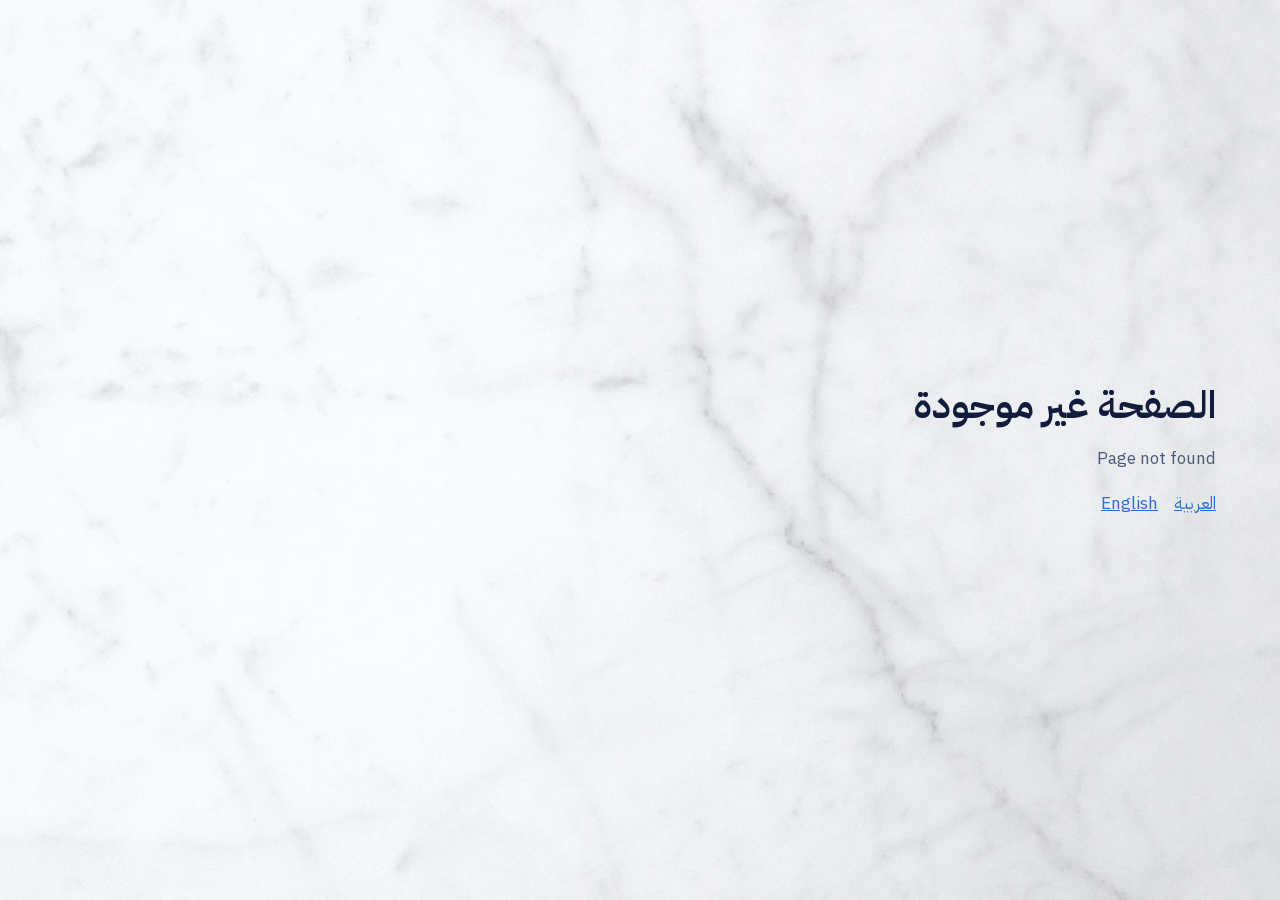
<file: 404/index.html>
<!DOCTYPE html><html lang="ar" dir="rtl" class="J4JC9G_variable"><head><meta charSet="utf-8"/><meta name="viewport" content="width=device-width, initial-scale=1"/><link rel="stylesheet" href="/_next/static/chunks/1cjpu1ar3akre.css" data-precedence="next"/><link rel="stylesheet" href="/_next/static/chunks/2tg496mqsa8cb.css" data-precedence="next"/><link rel="preload" as="script" fetchPriority="low" href="/_next/static/chunks/1pcw6gskne7pf.js"/><script src="/_next/static/chunks/0li7vzj18bfpo.js" async=""></script><script src="/_next/static/chunks/3jn_x8ihwq16e.js" async=""></script><script src="/_next/static/chunks/3hcg696yt7n09.js" async=""></script><script src="/_next/static/chunks/turbopack-2u1d16houkiyo.js" async=""></script><script src="/_next/static/chunks/30nhyetzpeohx.js" async=""></script><meta name="robots" content="noindex"/><meta name="next-size-adjust" content=""/><script src="/_next/static/chunks/0cz1d0mv5g_q7.js" noModule=""></script></head><body><div hidden=""><!--$--><!--/$--></div><main class="container-site grid min-h-dvh content-center justify-items-start gap-4 py-24"><h1 class="text-h2 font-semibold">الصفحة غير موجودة</h1><p class="text-muted-ink">Page not found</p><div class="flex gap-4 text-blue-ink"><a class="underline" href="/ar/">العربية</a><a class="underline" lang="en" href="/en/">English</a></div></main><script id="_R_">(globalThis["TURBOPACK"] || (globalThis["TURBOPACK"] = [])).push({"otherChunks":["static/chunks/1pcw6gskne7pf.js","static/chunks/0li7vzj18bfpo.js","static/chunks/3jn_x8ihwq16e.js","static/chunks/3hcg696yt7n09.js"],"runtimeModuleIds":[94553]});</script><script src="/_next/static/chunks/1pcw6gskne7pf.js" async=""></script><script>(self.__next_f=self.__next_f||[]).push([0])</script><script>self.__next_f.push([1,"1:\"$Sreact.fragment\"\n2:\"/_next/static/chunks/30nhyetzpeohx.js\"\n3:I[22016,[\"$2\"],\"\"]\n5:I[39756,[\"$2\"],\"default\"]\n6:I[37457,[\"$2\"],\"default\"]\n9:I[97367,[\"$2\"],\"OutletBoundary\"]\na:\"$Sreact.suspense\"\nc:\"ViewportBoundary\"\nd:I[97367,[\"$2\"],\"$c\"]\nf:\"MetadataBoundary\"\n10:I[97367,[\"$2\"],\"$f\"]\n12:I[68027,[],\"default\",1]\n:HL[\"/_next/static/chunks/1cjpu1ar3akre.css\",\"style\"]\n:HL[\"/_next/static/chunks/2tg496mqsa8cb.css\",\"style\"]\n7:X\n8:[[\"children\",{\"s\":\"__PAGE__\",\"h\":512,\"d\":{\"r\":[\"$\",\"$1\",\"c\",{\"children\":[null,null,[\"$\",\"$L9\",null,{\"children\":[\"$\",\"$a\",null,{\"name\":\"Next.MetadataOutlet\",\"children\":\"$@b\"}]}]]}],\"p\":false,\"v\":null}}]]\n4:[[\"children\",{\"s\":\"/_not-found\",\"h\":512,\"d\":{\"r\":[\"$\",\"$1\",\"c\",{\"children\":[null,[\"$\",\"$L5\",null,{\"parallelRouterKey\":\"children\",\"error\":\"$undefined\",\"errorStyles\":\"$undefined\",\"errorScripts\":\"$undefined\",\"template\":[\"$\",\"$L6\",null,{}],\"templateStyles\":\"$undefined\",\"templateScripts\":\"$undefined\",\"notFound\":\"$undefined\",\"forbidden\":\"$undefined\",\"unauthorized\":\"$undefined\"}]]}],\"p\":false,\"v\":\"$7\"},\"c\":\"$Q8\"}]]\n"])</script><script>self.__next_f.push([1,"0:{\"P\":null,\"c\":[\"\",\"_not-found\",\"\"],\"q\":\"\",\"i\":false,\"t\":{\"t\":{\"s\":\"\",\"h\":528,\"d\":{\"r\":[\"$\",\"$1\",\"c\",{\"children\":[[[\"$\",\"link\",\"0\",{\"rel\":\"stylesheet\",\"href\":\"/_next/static/chunks/1cjpu1ar3akre.css\",\"precedence\":\"next\",\"crossOrigin\":\"$undefined\",\"nonce\":\"$undefined\"}],[\"$\",\"link\",\"1\",{\"rel\":\"stylesheet\",\"href\":\"/_next/static/chunks/2tg496mqsa8cb.css\",\"precedence\":\"next\",\"crossOrigin\":\"$undefined\",\"nonce\":\"$undefined\"}],[\"$\",\"script\",\"script-0\",{\"src\":\"/_next/static/chunks/30nhyetzpeohx.js\",\"async\":true,\"nonce\":\"$undefined\"}]],[\"$\",\"html\",null,{\"lang\":\"ar\",\"dir\":\"rtl\",\"className\":\"J4JC9G_variable\",\"children\":[\"$\",\"body\",null,{\"children\":[\"$\",\"main\",null,{\"className\":\"container-site grid min-h-dvh content-center justify-items-start gap-4 py-24\",\"children\":[[\"$\",\"h1\",null,{\"className\":\"text-h2 font-semibold\",\"children\":\"الصفحة غير موجودة\"}],[\"$\",\"p\",null,{\"className\":\"text-muted-ink\",\"children\":\"Page not found\"}],[\"$\",\"div\",null,{\"className\":\"flex gap-4 text-blue-ink\",\"children\":[[\"$\",\"$L3\",null,{\"href\":\"/ar\",\"className\":\"underline\",\"children\":\"العربية\"}],[\"$\",\"$L3\",null,{\"href\":\"/en\",\"className\":\"underline\",\"lang\":\"en\",\"children\":\"English\"}]]}]]}]}]}]]}],\"p\":false,\"v\":null},\"c\":\"$Q4\"},\"h\":{\"r\":[\"$\",\"$1\",\"h\",{\"children\":[[\"$\",\"meta\",null,{\"name\":\"robots\",\"content\":\"noindex\"}],[\"$\",\"$Ld\",null,{\"children\":\"$Le\"}],[\"$\",\"$L10\",null,{\"children\":[[\"$\",\"div\",null,{\"hidden\":true,\"children\":[\"$\",\"$a\",null,{\"name\":\"Next.Metadata\",\"children\":\"$L11\"}]}],null]}],[\"$\",\"meta\",null,{\"name\":\"next-size-adjust\",\"content\":\"\"}]]}],\"p\":false,\"v\":null}},\"m\":\"$undefined\",\"G\":[\"$12\",[]],\"S\":true,\"r\":\"$undefined\",\"s\":\"$undefined\",\"a\":\"$undefined\",\"l\":\"$undefined\",\"p\":\"$undefined\",\"d\":\"$undefined\",\"b\":\"tlj78nNNvHk4L_PgrPhkc\"}\n"])</script><script>self.__next_f.push([1,"7:C\ne:[[\"$\",\"meta\",\"0\",{\"charSet\":\"utf-8\"}],[\"$\",\"meta\",\"1\",{\"name\":\"viewport\",\"content\":\"width=device-width, initial-scale=1\"}]]\n"])</script><script>self.__next_f.push([1,"b:null\n11:[]\n"])</script></body></html>
</file>
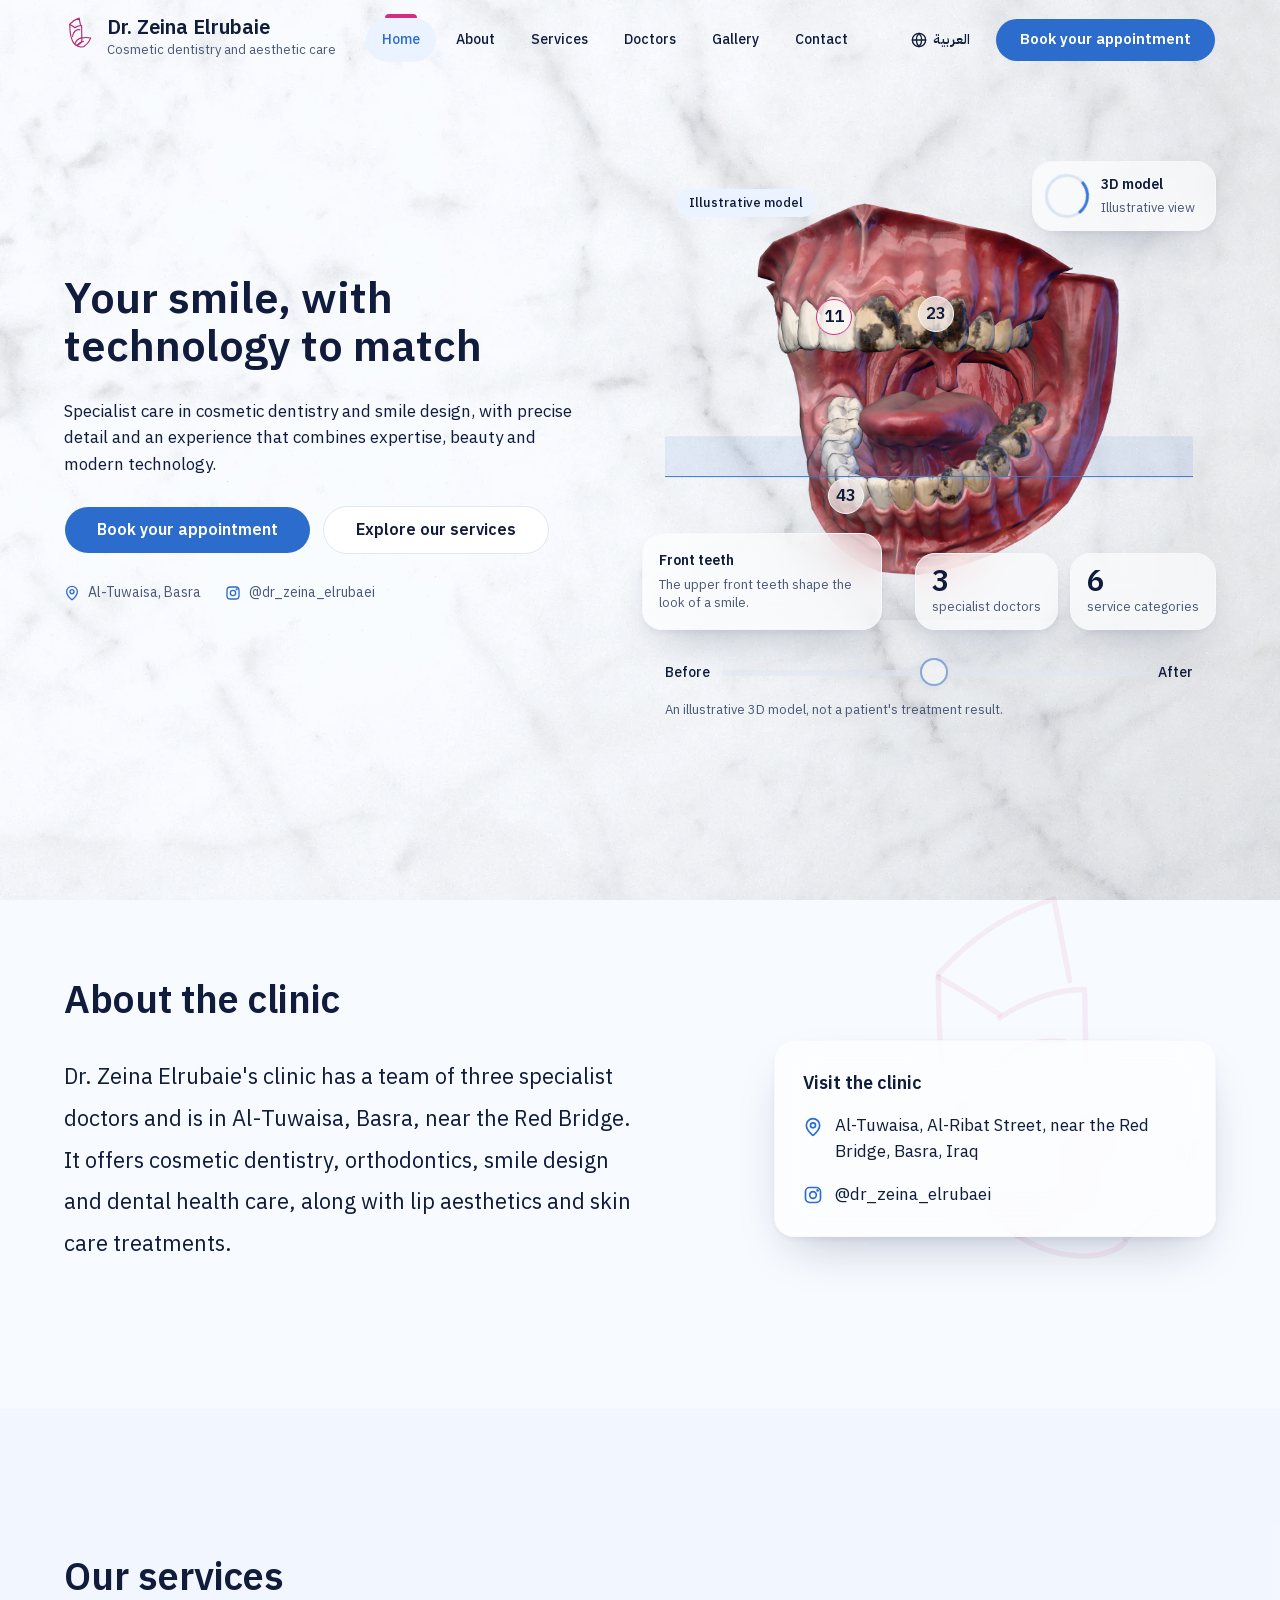
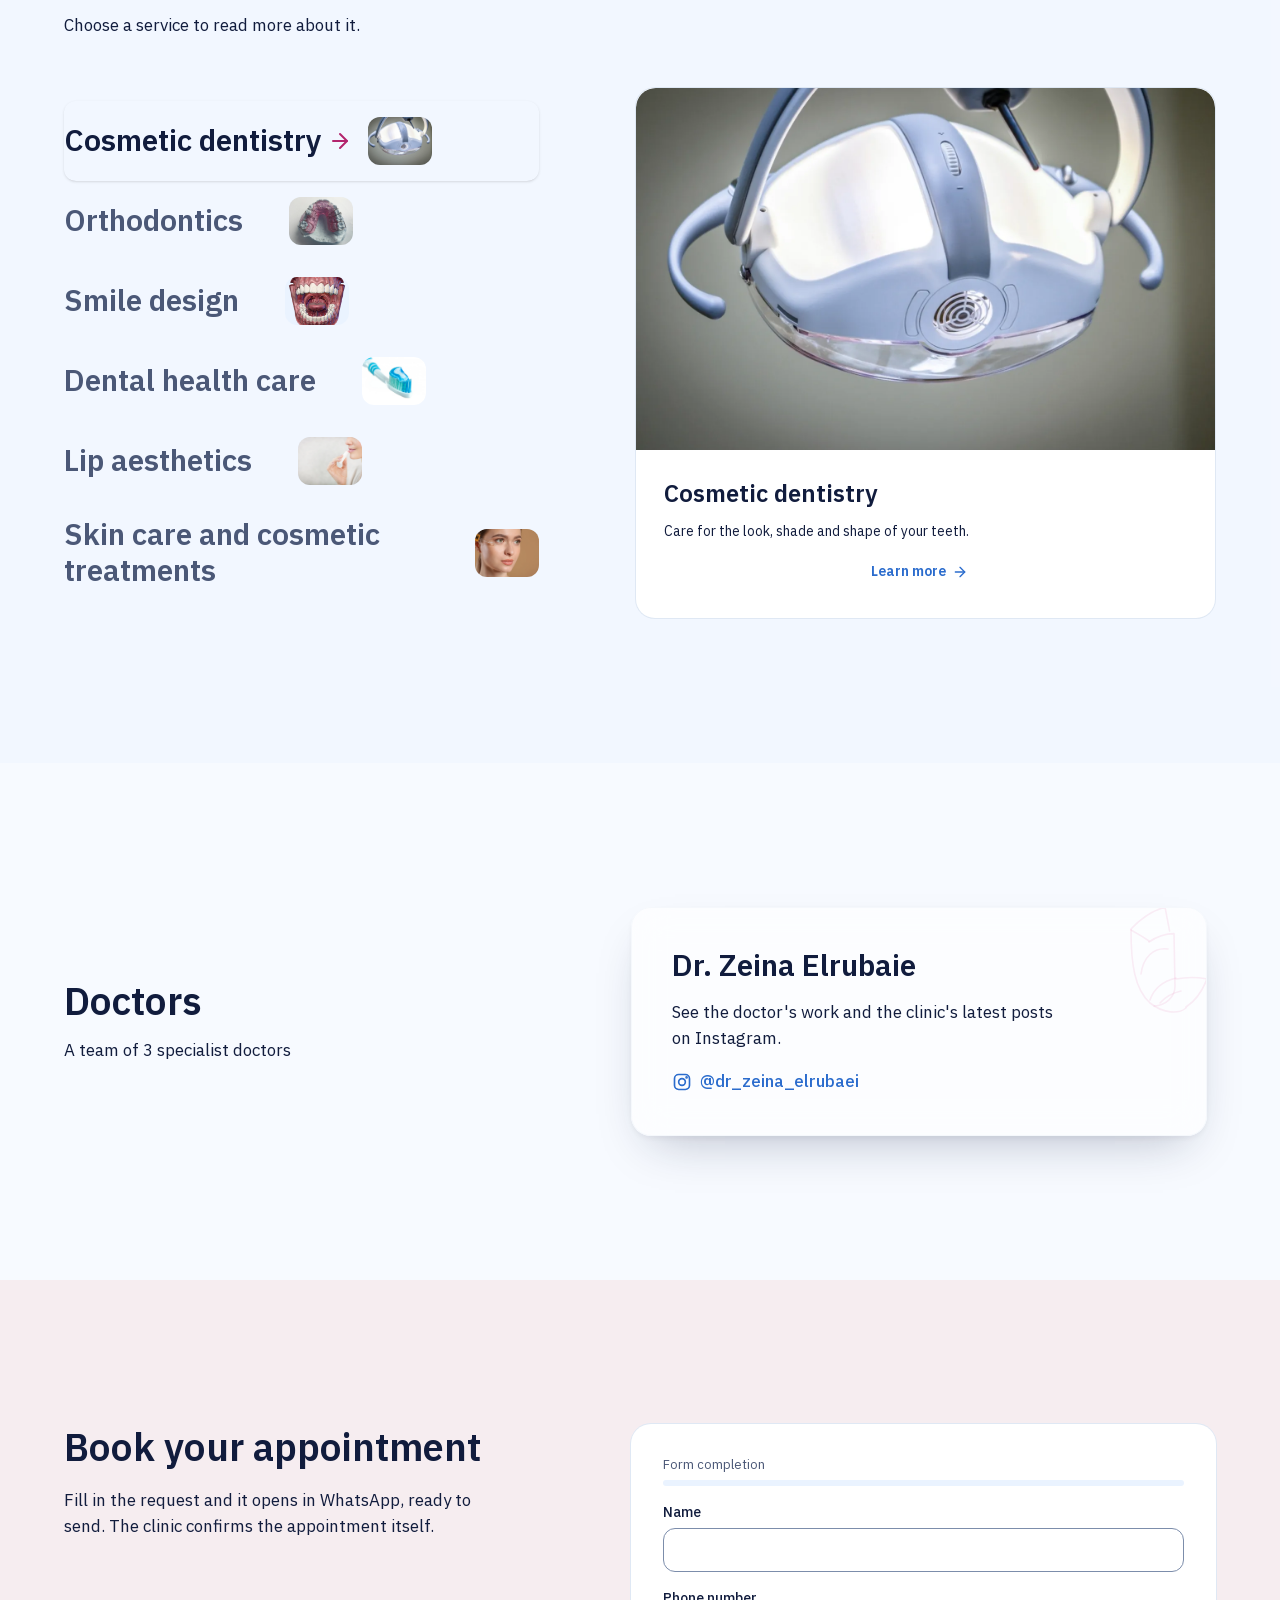
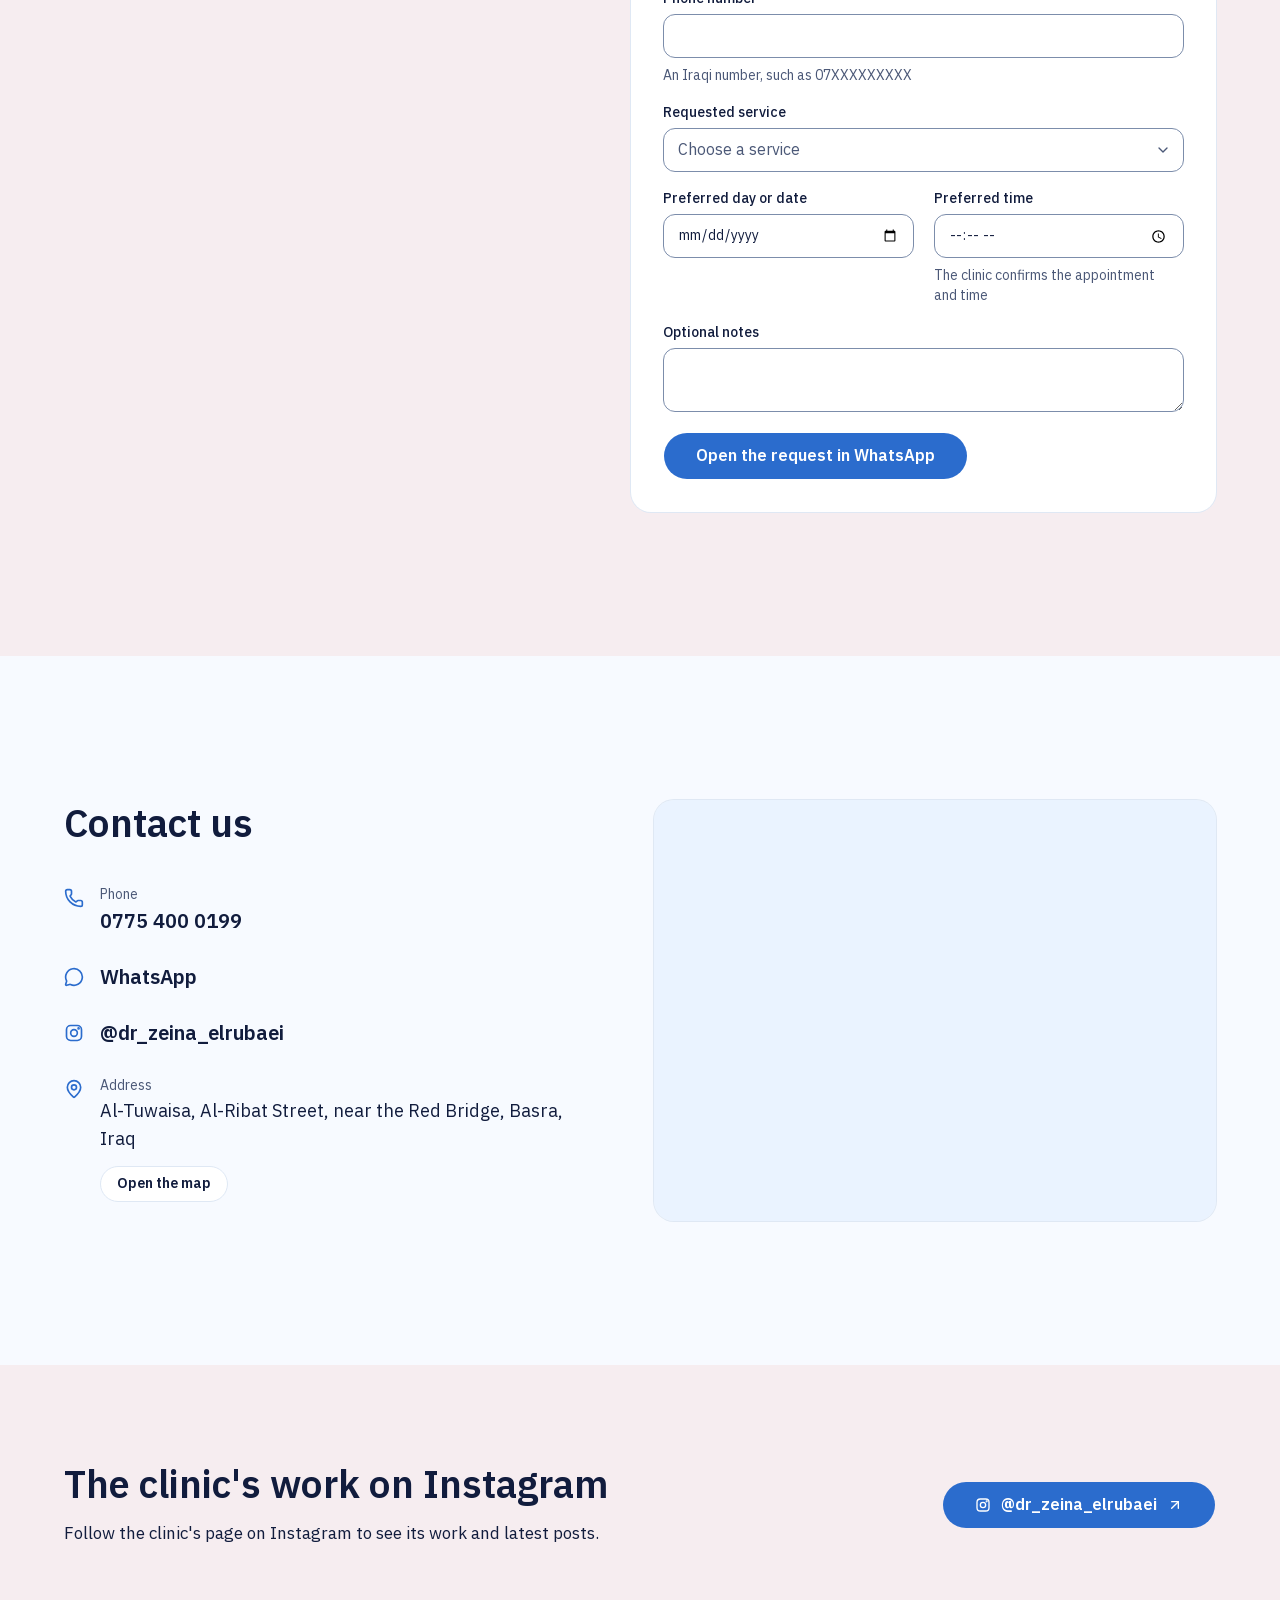
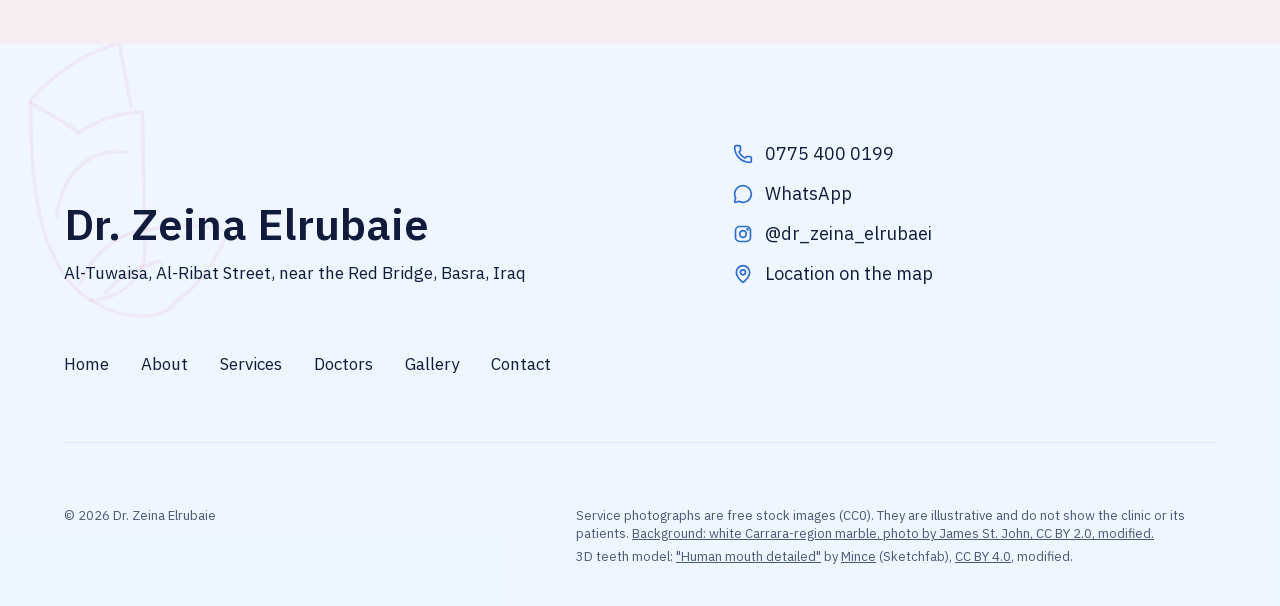
<file: en/index.html>
<!DOCTYPE html><html lang="en" dir="ltr" class="ykASBW_variable"><head><meta charSet="utf-8"/><meta name="viewport" content="width=device-width, initial-scale=1"/><link rel="preload" href="/_next/static/media/35a31ebad3e15f14-s.p.0c7ha31nuacbu.woff2" as="font" crossorigin="" type="font/woff2"/><link rel="preload" href="/_next/static/media/3b5f3cdc08f76084-s.p.2vs72h_x6qrve.woff2" as="font" crossorigin="" type="font/woff2"/><link rel="preload" href="/_next/static/media/4237cb37ca93cea7-s.p.1fbvi_fot8u4l.woff2" as="font" crossorigin="" type="font/woff2"/><link rel="preload" href="/_next/static/media/861d9be630ba44be-s.p.0da8nscnv1nkd.woff2" as="font" crossorigin="" type="font/woff2"/><link rel="preload" href="/_next/static/media/8a0c322f60e47dd1-s.p.3ihiqn4pviisd.woff2" as="font" crossorigin="" type="font/woff2"/><link rel="preload" href="/_next/static/media/941d061a2bd9e7fe-s.p.3ik2qu-u9tgho.woff2" as="font" crossorigin="" type="font/woff2"/><link rel="preload" as="image" href="/hero/teeth-poster.png" fetchPriority="high"/><link rel="stylesheet" href="/_next/static/chunks/2tg496mqsa8cb.css" data-precedence="next"/><link rel="preload" as="script" fetchPriority="low" href="/_next/static/chunks/1pcw6gskne7pf.js"/><script src="/_next/static/chunks/0li7vzj18bfpo.js" async=""></script><script src="/_next/static/chunks/3jn_x8ihwq16e.js" async=""></script><script src="/_next/static/chunks/3hcg696yt7n09.js" async=""></script><script src="/_next/static/chunks/turbopack-2u1d16houkiyo.js" async=""></script><script src="/_next/static/chunks/1ua2kfq9s-me6.js" async=""></script><script src="/_next/static/chunks/1-zljg5qwb6fs.js" async=""></script><script src="/_next/static/chunks/3inysa9mt77ex.js" async=""></script><script src="/_next/static/chunks/1cubmz6d_4zbt.js" async=""></script><script src="/_next/static/chunks/0buk36qwo6z85.js" async=""></script><script src="/_next/static/chunks/0oi_0-0w1b0wr.js" async=""></script><script src="/_next/static/chunks/1skxrofdbro3l.js" async=""></script><script src="/_next/static/chunks/0jz1tluukglq3.js" async=""></script><script src="/_next/static/chunks/2y8tu8okm5vwx.js" async=""></script><meta name="next-size-adjust" content=""/><title>Dr. Zeina Elrubaie | Cosmetic dentistry and orthodontics in Basra</title><meta name="description" content="Dr. Zeina Elrubaie&#x27;s clinic in Al-Tuwaisa, Basra, near the Red Bridge. Cosmetic dentistry, orthodontics, smile design and dental health care, with lip aesthetics and skin care treatments. Request an appointment on WhatsApp."/><link rel="canonical" href="https://mustafajejsj-star.github.io/en/"/><link rel="alternate" hrefLang="ar" href="https://mustafajejsj-star.github.io/ar/"/><link rel="alternate" hrefLang="en" href="https://mustafajejsj-star.github.io/en/"/><link rel="alternate" hrefLang="x-default" href="https://mustafajejsj-star.github.io/ar/"/><meta property="og:title" content="Dr. Zeina Elrubaie | Cosmetic dentistry and orthodontics in Basra"/><meta property="og:description" content="Dr. Zeina Elrubaie&#x27;s clinic in Al-Tuwaisa, Basra, near the Red Bridge. Cosmetic dentistry, orthodontics, smile design and dental health care, with lip aesthetics and skin care treatments. Request an appointment on WhatsApp."/><meta property="og:url" content="https://mustafajejsj-star.github.io/en/"/><meta property="og:site_name" content="Dr. Zeina Elrubaie"/><meta property="og:locale" content="en_US"/><meta property="og:image" content="https://mustafajejsj-star.github.io/og/og-en.png"/><meta property="og:image:width" content="1200"/><meta property="og:image:height" content="630"/><meta property="og:type" content="website"/><meta name="twitter:card" content="summary_large_image"/><meta name="twitter:title" content="Dr. Zeina Elrubaie | Cosmetic dentistry and orthodontics in Basra"/><meta name="twitter:description" content="Dr. Zeina Elrubaie&#x27;s clinic in Al-Tuwaisa, Basra, near the Red Bridge. Cosmetic dentistry, orthodontics, smile design and dental health care, with lip aesthetics and skin care treatments. Request an appointment on WhatsApp."/><meta name="twitter:image" content="https://mustafajejsj-star.github.io/og/og-en.png"/><meta name="twitter:image:width" content="1200"/><meta name="twitter:image:height" content="630"/><link rel="icon" href="/-/icon.svg?icon.40ysd0v9z0bwl.svg" sizes="any" type="image/svg+xml"/><script src="/_next/static/chunks/0cz1d0mv5g_q7.js" noModule=""></script></head><body><div hidden=""><!--$--><!--/$--></div><script type="application/ld+json">{"@context":"https://schema.org","@type":"Dentist","name":"Dr. Zeina Elrubaie","telephone":"+9647754000199","address":{"@type":"PostalAddress","streetAddress":"Al-Ribat Street, near the Red Bridge, Al-Tuwaisa","addressLocality":"Basra","addressCountry":"IQ"},"sameAs":["https://www.instagram.com/dr_zeina_elrubaei/"],"url":"https://mustafajejsj-star.github.io/en"}</script><header class="fixed inset-x-0 top-0 z-50"><a href="#main" class="sr-only focus:not-sr-only focus:fixed focus:start-4 focus:top-4 focus:z-[60] focus:rounded-pill focus:bg-primary focus:px-5 focus:py-2 focus:text-primary-foreground">Skip to content</a><div aria-hidden="true" class="glass pointer-events-none absolute inset-0 -z-10 rounded-none border-x-0 border-t-0 shadow-none" style="opacity:0"></div><div class="container-site flex h-20 items-center justify-between gap-4"><a class="shrink-0 rounded-md" href="/en/"><span class="inline-flex items-center gap-3 text-magenta-ink"><svg viewBox="0 0 56 80" fill="none" stroke="currentColor" stroke-width="2" stroke-linecap="round" stroke-linejoin="round" aria-hidden="true" class="h-11 w-auto"><path d="M10.5 19c0 17 1.8 29.500 9.500 36.500 7 5.500 14.500 5.500 18 2.500"></path><path d="M10.5 18.500C16 12.500 21 9.500 27.500 7.500L29.800 19.500"></path><path d="M10.500 19l5.500 3.200 3.500 2.300"></path><path d="M19.500 25c4-2.800 8.500-4.200 12.500-4.200l.5 26.500c0 5-4.500 9.500-10.500 9.700"></path><path d="M33 43.500c5-1 10.500-1 15.500 0-2.500 6.500-6.500 11.500-10.500 14"></path><path d="M15.500 41c1-8 6-13.500 13.500-12.500"></path><path d="M20 54c2-6 7-9.500 13-11"></path><path d="M25 55.500c3-3.500 6-5 10.500-6"></path></svg><span class="flex flex-col leading-tight"><span class="text-xl font-semibold text-navy">Dr. Zeina Elrubaie</span><span class="text-hud font-normal text-muted-ink">Cosmetic dentistry and aesthetic care</span></span></span></a><nav aria-label="Main navigation" data-orientation="horizontal" dir="ltr" data-slot="navigation-menu" data-viewport="true" class="group/navigation-menu relative max-w-max flex-1 items-center justify-center hidden lg:flex"><div style="position:relative"><ul data-orientation="horizontal" data-slot="navigation-menu-list" class="group flex flex-1 list-none items-center justify-center gap-1" dir="ltr"><li data-slot="navigation-menu-item" class="relative"><a href="#home" aria-current="location" class="flex items-center gap-1.5 rounded-md p-2 text-sm outline-none hover:bg-muted focus:bg-muted focus-visible:ring-3 focus-visible:ring-ring/50 focus-visible:outline-1 in-data-[slot=navigation-menu-content]:rounded-sm data-[active=true]:bg-muted/50 data-[active=true]:hover:bg-muted data-[active=true]:focus:bg-muted [&amp;_svg:not([class*=&#x27;size-&#x27;])]:size-4 relative isolate inline-flex min-h-11 items-center rounded-pill px-4 text-small font-medium text-navy hover:text-blue-ink aria-[current=location]:text-blue-ink" data-slot="navigation-menu-link" data-radix-collection-item=""><span class="absolute inset-0 -z-10 rounded-pill bg-icy"><span class="absolute inset-x-0 -top-1 mx-auto h-1 w-8 rounded-t-pill bg-magenta"></span></span>Home</a></li><li data-slot="navigation-menu-item" class="relative"><a href="#about" class="flex items-center gap-1.5 rounded-md p-2 text-sm outline-none hover:bg-muted focus:bg-muted focus-visible:ring-3 focus-visible:ring-ring/50 focus-visible:outline-1 in-data-[slot=navigation-menu-content]:rounded-sm data-[active=true]:bg-muted/50 data-[active=true]:hover:bg-muted data-[active=true]:focus:bg-muted [&amp;_svg:not([class*=&#x27;size-&#x27;])]:size-4 relative isolate inline-flex min-h-11 items-center rounded-pill px-4 text-small font-medium text-navy hover:text-blue-ink aria-[current=location]:text-blue-ink" data-slot="navigation-menu-link" data-radix-collection-item="">About</a></li><li data-slot="navigation-menu-item" class="relative"><a href="#services" class="flex items-center gap-1.5 rounded-md p-2 text-sm outline-none hover:bg-muted focus:bg-muted focus-visible:ring-3 focus-visible:ring-ring/50 focus-visible:outline-1 in-data-[slot=navigation-menu-content]:rounded-sm data-[active=true]:bg-muted/50 data-[active=true]:hover:bg-muted data-[active=true]:focus:bg-muted [&amp;_svg:not([class*=&#x27;size-&#x27;])]:size-4 relative isolate inline-flex min-h-11 items-center rounded-pill px-4 text-small font-medium text-navy hover:text-blue-ink aria-[current=location]:text-blue-ink" data-slot="navigation-menu-link" data-radix-collection-item="">Services</a></li><li data-slot="navigation-menu-item" class="relative"><a href="#doctors" class="flex items-center gap-1.5 rounded-md p-2 text-sm outline-none hover:bg-muted focus:bg-muted focus-visible:ring-3 focus-visible:ring-ring/50 focus-visible:outline-1 in-data-[slot=navigation-menu-content]:rounded-sm data-[active=true]:bg-muted/50 data-[active=true]:hover:bg-muted data-[active=true]:focus:bg-muted [&amp;_svg:not([class*=&#x27;size-&#x27;])]:size-4 relative isolate inline-flex min-h-11 items-center rounded-pill px-4 text-small font-medium text-navy hover:text-blue-ink aria-[current=location]:text-blue-ink" data-slot="navigation-menu-link" data-radix-collection-item="">Doctors</a></li><li data-slot="navigation-menu-item" class="relative"><a href="#instagram" class="flex items-center gap-1.5 rounded-md p-2 text-sm outline-none hover:bg-muted focus:bg-muted focus-visible:ring-3 focus-visible:ring-ring/50 focus-visible:outline-1 in-data-[slot=navigation-menu-content]:rounded-sm data-[active=true]:bg-muted/50 data-[active=true]:hover:bg-muted data-[active=true]:focus:bg-muted [&amp;_svg:not([class*=&#x27;size-&#x27;])]:size-4 relative isolate inline-flex min-h-11 items-center rounded-pill px-4 text-small font-medium text-navy hover:text-blue-ink aria-[current=location]:text-blue-ink" data-slot="navigation-menu-link" data-radix-collection-item="">Gallery</a></li><li data-slot="navigation-menu-item" class="relative"><a href="#contact" class="flex items-center gap-1.5 rounded-md p-2 text-sm outline-none hover:bg-muted focus:bg-muted focus-visible:ring-3 focus-visible:ring-ring/50 focus-visible:outline-1 in-data-[slot=navigation-menu-content]:rounded-sm data-[active=true]:bg-muted/50 data-[active=true]:hover:bg-muted data-[active=true]:focus:bg-muted [&amp;_svg:not([class*=&#x27;size-&#x27;])]:size-4 relative isolate inline-flex min-h-11 items-center rounded-pill px-4 text-small font-medium text-navy hover:text-blue-ink aria-[current=location]:text-blue-ink" data-slot="navigation-menu-link" data-radix-collection-item="">Contact</a></li></ul></div><div class="absolute top-full start-0 isolate z-50 flex justify-center"></div></nav><div class="flex items-center gap-2"><a href="/ar" lang="ar" aria-label="التبديل إلى العربية" data-slot="button" data-variant="ghost" data-size="sm" class="group/button shrink-0 items-center justify-center rounded-pill border border-transparent bg-clip-padding font-semibold whitespace-nowrap outline-none select-none focus-visible:border-ring focus-visible:ring-3 focus-visible:ring-ring/50 disabled:pointer-events-none disabled:opacity-50 aria-invalid:border-destructive aria-invalid:ring-3 aria-invalid:ring-destructive/20 [&amp;_svg]:pointer-events-none [&amp;_svg]:shrink-0 [&amp;_svg:not([class*=&#x27;size-&#x27;])]:size-4 text-foreground hover:bg-muted aria-expanded:bg-muted h-9 gap-1.5 px-4 text-[0.875rem] hidden sm:inline-flex" tabindex="0"><svg xmlns="http://www.w3.org/2000/svg" width="24" height="24" viewBox="0 0 24 24" fill="none" stroke="currentColor" stroke-width="2" stroke-linecap="round" stroke-linejoin="round" class="lucide lucide-globe" aria-hidden="true"><circle cx="12" cy="12" r="10"></circle><path d="M12 2a14.5 14.5 0 0 0 0 20 14.5 14.5 0 0 0 0-20"></path><path d="M2 12h20"></path></svg>العربية</a><a href="#booking" data-slot="button" data-variant="default" data-size="default" class="group/button shrink-0 items-center justify-center rounded-pill border border-transparent bg-clip-padding text-[0.9375rem] font-semibold whitespace-nowrap outline-none select-none focus-visible:border-ring focus-visible:ring-3 focus-visible:ring-ring/50 disabled:pointer-events-none disabled:opacity-50 aria-invalid:border-destructive aria-invalid:ring-3 aria-invalid:ring-destructive/20 [&amp;_svg]:pointer-events-none [&amp;_svg]:shrink-0 [&amp;_svg:not([class*=&#x27;size-&#x27;])]:size-4 bg-primary text-primary-foreground hover:bg-[color-mix(in_oklab,var(--primary),var(--deep-navy)_14%)] h-11 gap-2 px-6 has-data-[icon=inline-end]:pe-5 has-data-[icon=inline-start]:ps-5 hidden sm:inline-flex" tabindex="0">Book your appointment</a><button data-slot="sheet-trigger" data-variant="ghost" data-size="icon" class="group/button inline-flex shrink-0 items-center justify-center rounded-pill border border-transparent bg-clip-padding text-[0.9375rem] font-semibold whitespace-nowrap outline-none select-none focus-visible:border-ring focus-visible:ring-3 focus-visible:ring-ring/50 disabled:pointer-events-none disabled:opacity-50 aria-invalid:border-destructive aria-invalid:ring-3 aria-invalid:ring-destructive/20 [&amp;_svg]:pointer-events-none [&amp;_svg]:shrink-0 [&amp;_svg:not([class*=&#x27;size-&#x27;])]:size-4 text-foreground hover:bg-muted aria-expanded:bg-muted size-11 lg:hidden" aria-label="Menu" type="button" aria-haspopup="dialog" aria-expanded="false" data-state="closed" tabindex="0"><svg xmlns="http://www.w3.org/2000/svg" width="24" height="24" viewBox="0 0 24 24" fill="none" stroke="currentColor" stroke-width="2" stroke-linecap="round" stroke-linejoin="round" class="lucide lucide-menu" aria-hidden="true"><path d="M4 5h16"></path><path d="M4 12h16"></path><path d="M4 19h16"></path></svg></button></div></div></header><main id="main"><section id="home" aria-labelledby="hero-title" class="container-site grid min-h-[min(100dvh,52rem)] items-center gap-10 pb-16 pt-28 lg:grid-cols-[1fr_1.1fr] lg:gap-14"><div class="grid gap-7"><h1 id="hero-title" class="text-display font-semibold">Your smile, with technology to match</h1><p class="max-w-[34rem] text-foreground">Specialist care in cosmetic dentistry and smile design, with precise detail and an experience that combines expertise, beauty and modern technology.</p><div class="flex flex-wrap items-center gap-3"><a href="#booking" data-slot="button" data-variant="default" data-size="lg" class="group/button inline-flex shrink-0 items-center justify-center rounded-pill border border-transparent bg-clip-padding font-semibold whitespace-nowrap outline-none select-none focus-visible:border-ring focus-visible:ring-3 focus-visible:ring-ring/50 disabled:pointer-events-none disabled:opacity-50 aria-invalid:border-destructive aria-invalid:ring-3 aria-invalid:ring-destructive/20 [&amp;_svg]:pointer-events-none [&amp;_svg]:shrink-0 [&amp;_svg:not([class*=&#x27;size-&#x27;])]:size-4 bg-primary text-primary-foreground hover:bg-[color-mix(in_oklab,var(--primary),var(--deep-navy)_14%)] h-12 gap-2.5 px-8 text-base" tabindex="0">Book your appointment</a><a href="#services" data-slot="button" data-variant="outline" data-size="lg" class="group/button inline-flex shrink-0 items-center justify-center rounded-pill border bg-clip-padding font-semibold whitespace-nowrap outline-none select-none focus-visible:border-ring focus-visible:ring-3 focus-visible:ring-ring/50 disabled:pointer-events-none disabled:opacity-50 aria-invalid:border-destructive aria-invalid:ring-3 aria-invalid:ring-destructive/20 [&amp;_svg]:pointer-events-none [&amp;_svg]:shrink-0 [&amp;_svg:not([class*=&#x27;size-&#x27;])]:size-4 border-border bg-card text-foreground hover:bg-muted aria-expanded:bg-muted h-12 gap-2.5 px-8 text-base" tabindex="0">Explore our services</a></div><ul class="flex flex-wrap items-center gap-x-6 gap-y-2 text-small text-muted-ink"><li class="flex items-center gap-2"><svg xmlns="http://www.w3.org/2000/svg" width="24" height="24" viewBox="0 0 24 24" fill="none" stroke="currentColor" stroke-width="2" stroke-linecap="round" stroke-linejoin="round" class="lucide lucide-map-pin size-4 text-blue-ink" aria-hidden="true"><path d="M20 10c0 4.993-5.539 10.193-7.399 11.799a1 1 0 0 1-1.202 0C9.539 20.193 4 14.993 4 10a8 8 0 0 1 16 0"></path><circle cx="12" cy="10" r="3"></circle></svg>Al-Tuwaisa, Basra</li><li><a href="https://www.instagram.com/dr_zeina_elrubaei/" target="_blank" rel="noopener noreferrer" class="flex items-center gap-2 rounded-md hover:text-blue-ink"><svg viewBox="0 0 24 24" fill="none" stroke="currentColor" stroke-width="2" stroke-linecap="round" stroke-linejoin="round" aria-hidden="true" class="size-4 text-blue-ink"><rect x="3" y="3" width="18" height="18" rx="5"></rect><circle cx="12" cy="12" r="4"></circle><circle cx="17.5" cy="6.5" r="0.6" fill="currentColor"></circle></svg><bdi dir="ltr">@<!-- -->dr_zeina_elrubaei</bdi><span class="sr-only">Follow us on Instagram</span></a></li></ul></div><div><div class="mx-auto w-full max-w-[44rem]"><div role="img" aria-label="Illustrative 3D model of teeth" class="relative aspect-[6/5] w-full"><div class="absolute inset-[4%]"><div class="absolute inset-0" style="opacity:1"><img alt="" fetchPriority="high" width="1500" height="1250" decoding="async" data-nimg="1" class="size-full object-contain" style="color:transparent" src="/hero/teeth-poster.png"/></div><div aria-hidden="true" class="scan-stage pointer-events-none absolute inset-0 z-10 overflow-hidden rounded-panel"><div class="scan-line absolute inset-x-0 top-0"><div class="h-px w-full bg-medical"></div><div class="absolute inset-x-0 top-0 h-10 -translate-y-full bg-medical/10"></div></div></div></div><div aria-hidden="true" class="absolute inset-[4%] z-20"><!--$!--><template data-dgst=""></template><!--/$--><!--$!--><template data-dgst=""></template><!--/$--><!--$!--><template data-dgst=""></template><!--/$--></div><div aria-hidden="true" class="absolute inset-0 z-20"><div data-ui="true" class="glass rounded-panel hud-panel flex items-center gap-3 p-3 pe-5 absolute end-0 top-0"><div role="progressbar" aria-valuemax="100" aria-valuemin="0" data-state="indeterminate" data-max="100" data-min="0" aria-hidden="true" class="relative inline-flex w-fit items-center justify-center shrink-0"><svg aria-hidden="true" focusable="false" viewBox="0 0 44 44" data-state="indeterminate" data-max="100" data-min="0" width="44" height="44" class="-rotate-90 transform hud-ring"><circle data-state="indeterminate" cx="22" cy="22" r="20.5" fill="none" stroke="currentColor" stroke-width="3" stroke-linecap="round" vector-effect="non-scaling-stroke" class="text-blue-ink/15"></circle><circle data-state="indeterminate" data-max="100" data-min="0" cx="22" cy="22" r="20.5" fill="none" stroke="currentColor" stroke-width="3" stroke-linecap="round" stroke-dasharray="128.8052987971815" stroke-dashoffset="96.60397409788612" vector-effect="non-scaling-stroke" class="origin-center text-medical"></circle></svg></div><span class="grid gap-0.5"><span class="text-small font-semibold text-navy">3D model</span><span class="text-hud text-muted-ink">Illustrative view</span></span></div><div data-ui="true" class="glass rounded-panel hud-panel max-w-[15rem] gap-1 p-4 absolute bottom-[2%] start-0 hidden lg:grid"><span class="text-small font-semibold text-navy">Front teeth</span><span class="text-hud text-muted-ink">The upper front teeth shape the look of a smile.</span></div><div class="gap-3 absolute bottom-[2%] end-0 hidden lg:flex"><div data-ui="true" class="glass rounded-panel hud-panel grid min-w-[6.5rem] gap-0.5 px-4 py-3"><span class="inline-block tabular-nums text-3xl font-semibold leading-none text-navy">3</span><span class="text-hud text-muted-ink">specialist doctors</span></div><div data-ui="true" class="glass rounded-panel hud-panel grid min-w-[6.5rem] gap-0.5 px-4 py-3"><span class="inline-block tabular-nums text-3xl font-semibold leading-none text-navy">6</span><span class="text-hud text-muted-ink">service categories</span></div></div><span data-slot="badge" data-variant="secondary" class="group/badge inline-flex h-7 w-fit shrink-0 items-center justify-center gap-1 overflow-hidden rounded-pill border border-transparent px-3 py-0.5 text-[0.8125rem] font-medium whitespace-nowrap focus-visible:border-ring focus-visible:ring-[3px] focus-visible:ring-ring/50 has-data-[icon=inline-end]:pe-1.5 has-data-[icon=inline-start]:ps-1.5 aria-invalid:border-destructive aria-invalid:ring-destructive/20 [&amp;&gt;svg]:pointer-events-none [&amp;&gt;svg]:size-3! bg-secondary text-secondary-foreground [a]:hover:bg-secondary/80 absolute start-[6%] top-[6%]">Illustrative model</span></div></div><div dir="ltr" class="mt-3 grid gap-1.5 px-[4%]"><div class="flex items-center gap-3 text-small font-medium text-navy"><span>Before</span><input type="range" min="0" max="100" step="1" aria-label="Compare the two states" disabled="" class="split-range disabled:opacity-50" value="50"/><span>After</span></div><p dir="ltr" class="text-hud text-muted-ink">An illustrative 3D model, not a patient&#x27;s treatment result.</p></div></div></div></section><section id="about" aria-labelledby="about-title" class="relative overflow-hidden py-[var(--section-gap)]"><div aria-hidden="true" class="pointer-events-none absolute text-magenta/[0.07] -end-10 top-1/2 h-[34rem] -translate-y-1/2 sm:end-8"><svg viewBox="0 0 56 80" fill="none" stroke="currentColor" stroke-width="2" stroke-linecap="round" stroke-linejoin="round" aria-hidden="true" class="h-full w-auto [&amp;_path]:stroke-[0.8]"><path d="M10.5 19c0 17 1.8 29.500 9.500 36.500 7 5.500 14.500 5.500 18 2.500"></path><path d="M10.5 18.500C16 12.500 21 9.500 27.500 7.500L29.800 19.500"></path><path d="M10.500 19l5.500 3.200 3.500 2.300"></path><path d="M19.500 25c4-2.800 8.500-4.200 12.500-4.200l.5 26.500c0 5-4.500 9.500-10.500 9.700"></path><path d="M33 43.500c5-1 10.500-1 15.500 0-2.500 6.500-6.500 11.500-10.500 14"></path><path d="M15.500 41c1-8 6-13.500 13.500-12.500"></path><path d="M20 54c2-6 7-9.500 13-11"></path><path d="M25 55.500c3-3.500 6-5 10.500-6"></path></svg></div><div class="container-site relative grid items-center gap-14 lg:grid-cols-[1.25fr_0.9fr] lg:gap-24"><div class="grid gap-8"><h2 id="about-title" data-reveal="true" class="text-h2 font-semibold">About the clinic</h2><p data-reveal="true" class="max-w-[40rem] text-lead text-foreground">Dr. Zeina Elrubaie&#x27;s clinic has a team of three specialist doctors and is in Al-Tuwaisa, Basra, near the Red Bridge. It offers cosmetic dentistry, orthodontics, smile design and dental health care, along with lip aesthetics and skin care treatments.</p></div><div data-reveal="true"><div><div data-ui="true" class="glass rounded-panel grid gap-4 p-7"><span class="text-lg font-semibold text-navy">Visit the clinic</span><span class="flex items-start gap-3 text-foreground"><svg xmlns="http://www.w3.org/2000/svg" width="24" height="24" viewBox="0 0 24 24" fill="none" stroke="currentColor" stroke-width="2" stroke-linecap="round" stroke-linejoin="round" class="lucide lucide-map-pin mt-1 size-5 shrink-0 text-blue-ink" aria-hidden="true"><path d="M20 10c0 4.993-5.539 10.193-7.399 11.799a1 1 0 0 1-1.202 0C9.539 20.193 4 14.993 4 10a8 8 0 0 1 16 0"></path><circle cx="12" cy="10" r="3"></circle></svg>Al-Tuwaisa, Al-Ribat Street, near the Red Bridge, Basra, Iraq</span><a href="https://www.instagram.com/dr_zeina_elrubaei/" target="_blank" rel="noopener noreferrer" class="flex w-fit items-center gap-3 rounded-md text-foreground hover:text-blue-ink"><svg viewBox="0 0 24 24" fill="none" stroke="currentColor" stroke-width="2" stroke-linecap="round" stroke-linejoin="round" aria-hidden="true" class="size-5 text-blue-ink"><rect x="3" y="3" width="18" height="18" rx="5"></rect><circle cx="12" cy="12" r="4"></circle><circle cx="17.5" cy="6.5" r="0.6" fill="currentColor"></circle></svg><bdi dir="ltr">@<!-- -->dr_zeina_elrubaei</bdi></a></div></div></div></div></section><section id="services" aria-labelledby="services-title" class="bg-icy/40 py-[var(--section-gap)]"><div class="container-site grid gap-12"><div class="grid gap-3"><h2 id="services-title" data-reveal="true" class="text-h2 font-semibold">Our services</h2><p data-reveal="true" class="max-w-[34rem] text-foreground">Choose a service to read more about it.</p></div><div data-reveal="true" class="hidden md:block"><div dir="ltr" data-orientation="vertical" data-slot="tabs" class="group/tabs data-horizontal:flex-col grid items-center gap-16 md:grid-cols-[0.9fr_1.1fr] lg:gap-24"><div role="tablist" aria-orientation="horizontal" data-slot="tabs-list" data-variant="default" class="group/tabs-list inline-flex justify-center text-muted-foreground group-data-horizontal/tabs:h-9 group-data-vertical/tabs:h-fit group-data-vertical/tabs:flex-col data-[variant=line]:rounded-none h-auto w-full flex-col items-stretch gap-0 rounded-none bg-transparent p-0" tabindex="-1" data-orientation="horizontal" style="outline:none"><button type="button" role="tab" aria-selected="true" aria-controls="radix-_R_9dlfivb_-content-cosmetic-dentistry" data-state="active" id="radix-_R_9dlfivb_-trigger-cosmetic-dentistry" data-slot="tabs-trigger" class="relative inline-flex flex-1 items-center gap-1.5 border-transparent group-data-vertical/tabs:w-full group-data-vertical/tabs:justify-start focus-visible:border-ring focus-visible:ring-[3px] focus-visible:ring-ring/50 focus-visible:outline-1 focus-visible:outline-ring disabled:pointer-events-none disabled:opacity-50 has-data-[icon=inline-end]:pe-1.5 has-data-[icon=inline-start]:ps-1.5 group-data-[variant=default]/tabs-list:data-active:shadow-sm group-data-[variant=line]/tabs-list:data-active:shadow-none [&amp;_svg]:pointer-events-none [&amp;_svg]:shrink-0 [&amp;_svg:not([class*=&#x27;size-&#x27;])]:size-4 group-data-[variant=line]/tabs-list:bg-transparent group-data-[variant=line]/tabs-list:data-active:bg-transparent after:absolute after:bg-foreground after:opacity-0 group-data-horizontal/tabs:after:inset-x-0 group-data-horizontal/tabs:after:bottom-[-5px] group-data-horizontal/tabs:after:h-0.5 group-data-vertical/tabs:after:inset-y-0 group-data-vertical/tabs:after:-end-1 group-data-vertical/tabs:after:w-0.5 group-data-[variant=line]/tabs-list:data-active:after:opacity-100 h-auto justify-between rounded-md border-0 px-0 py-4 text-start text-2xl font-semibold whitespace-normal text-muted-ink hover:text-navy data-active:bg-transparent data-active:text-navy data-active:shadow-none lg:text-3xl" tabindex="-1" data-orientation="horizontal" data-radix-collection-item=""><span>Cosmetic dentistry</span><span class="flex shrink-0 items-center gap-4"><svg xmlns="http://www.w3.org/2000/svg" width="24" height="24" viewBox="0 0 24 24" fill="none" stroke="currentColor" stroke-width="2" stroke-linecap="round" stroke-linejoin="round" class="lucide lucide-arrow-right size-6 text-magenta-ink rtl:-scale-x-100" aria-hidden="true"><path d="M5 12h14"></path><path d="m12 5 7 7-7 7"></path></svg><span class="relative h-12 w-16 overflow-hidden rounded-md bg-icy"><img alt="" loading="lazy" decoding="async" data-nimg="fill" class="object-cover" style="position:absolute;height:100%;width:100%;left:0;top:0;right:0;bottom:0;color:transparent" src="/services/cosmetic-dentistry.webp"/></span></span></button><button type="button" role="tab" aria-selected="false" aria-controls="radix-_R_9dlfivb_-content-orthodontics" data-state="inactive" id="radix-_R_9dlfivb_-trigger-orthodontics" data-slot="tabs-trigger" class="relative inline-flex flex-1 items-center gap-1.5 border-transparent group-data-vertical/tabs:w-full group-data-vertical/tabs:justify-start focus-visible:border-ring focus-visible:ring-[3px] focus-visible:ring-ring/50 focus-visible:outline-1 focus-visible:outline-ring disabled:pointer-events-none disabled:opacity-50 has-data-[icon=inline-end]:pe-1.5 has-data-[icon=inline-start]:ps-1.5 group-data-[variant=default]/tabs-list:data-active:shadow-sm group-data-[variant=line]/tabs-list:data-active:shadow-none [&amp;_svg]:pointer-events-none [&amp;_svg]:shrink-0 [&amp;_svg:not([class*=&#x27;size-&#x27;])]:size-4 group-data-[variant=line]/tabs-list:bg-transparent group-data-[variant=line]/tabs-list:data-active:bg-transparent after:absolute after:bg-foreground after:opacity-0 group-data-horizontal/tabs:after:inset-x-0 group-data-horizontal/tabs:after:bottom-[-5px] group-data-horizontal/tabs:after:h-0.5 group-data-vertical/tabs:after:inset-y-0 group-data-vertical/tabs:after:-end-1 group-data-vertical/tabs:after:w-0.5 group-data-[variant=line]/tabs-list:data-active:after:opacity-100 h-auto justify-between rounded-md border-0 px-0 py-4 text-start text-2xl font-semibold whitespace-normal text-muted-ink hover:text-navy data-active:bg-transparent data-active:text-navy data-active:shadow-none lg:text-3xl" tabindex="-1" data-orientation="horizontal" data-radix-collection-item=""><span>Orthodontics</span><span class="flex shrink-0 items-center gap-4"><svg xmlns="http://www.w3.org/2000/svg" width="24" height="24" viewBox="0 0 24 24" fill="none" stroke="currentColor" stroke-width="2" stroke-linecap="round" stroke-linejoin="round" class="lucide lucide-arrow-right size-6 opacity-0" aria-hidden="true"><path d="M5 12h14"></path><path d="m12 5 7 7-7 7"></path></svg><span class="relative h-12 w-16 overflow-hidden rounded-md bg-icy"><img alt="" loading="lazy" decoding="async" data-nimg="fill" class="object-cover" style="position:absolute;height:100%;width:100%;left:0;top:0;right:0;bottom:0;color:transparent" src="/services/orthodontics.webp"/></span></span></button><button type="button" role="tab" aria-selected="false" aria-controls="radix-_R_9dlfivb_-content-smile-design" data-state="inactive" id="radix-_R_9dlfivb_-trigger-smile-design" data-slot="tabs-trigger" class="relative inline-flex flex-1 items-center gap-1.5 border-transparent group-data-vertical/tabs:w-full group-data-vertical/tabs:justify-start focus-visible:border-ring focus-visible:ring-[3px] focus-visible:ring-ring/50 focus-visible:outline-1 focus-visible:outline-ring disabled:pointer-events-none disabled:opacity-50 has-data-[icon=inline-end]:pe-1.5 has-data-[icon=inline-start]:ps-1.5 group-data-[variant=default]/tabs-list:data-active:shadow-sm group-data-[variant=line]/tabs-list:data-active:shadow-none [&amp;_svg]:pointer-events-none [&amp;_svg]:shrink-0 [&amp;_svg:not([class*=&#x27;size-&#x27;])]:size-4 group-data-[variant=line]/tabs-list:bg-transparent group-data-[variant=line]/tabs-list:data-active:bg-transparent after:absolute after:bg-foreground after:opacity-0 group-data-horizontal/tabs:after:inset-x-0 group-data-horizontal/tabs:after:bottom-[-5px] group-data-horizontal/tabs:after:h-0.5 group-data-vertical/tabs:after:inset-y-0 group-data-vertical/tabs:after:-end-1 group-data-vertical/tabs:after:w-0.5 group-data-[variant=line]/tabs-list:data-active:after:opacity-100 h-auto justify-between rounded-md border-0 px-0 py-4 text-start text-2xl font-semibold whitespace-normal text-muted-ink hover:text-navy data-active:bg-transparent data-active:text-navy data-active:shadow-none lg:text-3xl" tabindex="-1" data-orientation="horizontal" data-radix-collection-item=""><span>Smile design</span><span class="flex shrink-0 items-center gap-4"><svg xmlns="http://www.w3.org/2000/svg" width="24" height="24" viewBox="0 0 24 24" fill="none" stroke="currentColor" stroke-width="2" stroke-linecap="round" stroke-linejoin="round" class="lucide lucide-arrow-right size-6 opacity-0" aria-hidden="true"><path d="M5 12h14"></path><path d="m12 5 7 7-7 7"></path></svg><span class="relative h-12 w-16 overflow-hidden rounded-md bg-icy"><img alt="" loading="lazy" decoding="async" data-nimg="fill" class="object-cover" style="position:absolute;height:100%;width:100%;left:0;top:0;right:0;bottom:0;color:transparent" src="/services/smile.webp"/></span></span></button><button type="button" role="tab" aria-selected="false" aria-controls="radix-_R_9dlfivb_-content-dental-health" data-state="inactive" id="radix-_R_9dlfivb_-trigger-dental-health" data-slot="tabs-trigger" class="relative inline-flex flex-1 items-center gap-1.5 border-transparent group-data-vertical/tabs:w-full group-data-vertical/tabs:justify-start focus-visible:border-ring focus-visible:ring-[3px] focus-visible:ring-ring/50 focus-visible:outline-1 focus-visible:outline-ring disabled:pointer-events-none disabled:opacity-50 has-data-[icon=inline-end]:pe-1.5 has-data-[icon=inline-start]:ps-1.5 group-data-[variant=default]/tabs-list:data-active:shadow-sm group-data-[variant=line]/tabs-list:data-active:shadow-none [&amp;_svg]:pointer-events-none [&amp;_svg]:shrink-0 [&amp;_svg:not([class*=&#x27;size-&#x27;])]:size-4 group-data-[variant=line]/tabs-list:bg-transparent group-data-[variant=line]/tabs-list:data-active:bg-transparent after:absolute after:bg-foreground after:opacity-0 group-data-horizontal/tabs:after:inset-x-0 group-data-horizontal/tabs:after:bottom-[-5px] group-data-horizontal/tabs:after:h-0.5 group-data-vertical/tabs:after:inset-y-0 group-data-vertical/tabs:after:-end-1 group-data-vertical/tabs:after:w-0.5 group-data-[variant=line]/tabs-list:data-active:after:opacity-100 h-auto justify-between rounded-md border-0 px-0 py-4 text-start text-2xl font-semibold whitespace-normal text-muted-ink hover:text-navy data-active:bg-transparent data-active:text-navy data-active:shadow-none lg:text-3xl" tabindex="-1" data-orientation="horizontal" data-radix-collection-item=""><span>Dental health care</span><span class="flex shrink-0 items-center gap-4"><svg xmlns="http://www.w3.org/2000/svg" width="24" height="24" viewBox="0 0 24 24" fill="none" stroke="currentColor" stroke-width="2" stroke-linecap="round" stroke-linejoin="round" class="lucide lucide-arrow-right size-6 opacity-0" aria-hidden="true"><path d="M5 12h14"></path><path d="m12 5 7 7-7 7"></path></svg><span class="relative h-12 w-16 overflow-hidden rounded-md bg-icy"><img alt="" loading="lazy" decoding="async" data-nimg="fill" class="object-cover" style="position:absolute;height:100%;width:100%;left:0;top:0;right:0;bottom:0;color:transparent" src="/services/dental-health.webp"/></span></span></button><button type="button" role="tab" aria-selected="false" aria-controls="radix-_R_9dlfivb_-content-lips" data-state="inactive" id="radix-_R_9dlfivb_-trigger-lips" data-slot="tabs-trigger" class="relative inline-flex flex-1 items-center gap-1.5 border-transparent group-data-vertical/tabs:w-full group-data-vertical/tabs:justify-start focus-visible:border-ring focus-visible:ring-[3px] focus-visible:ring-ring/50 focus-visible:outline-1 focus-visible:outline-ring disabled:pointer-events-none disabled:opacity-50 has-data-[icon=inline-end]:pe-1.5 has-data-[icon=inline-start]:ps-1.5 group-data-[variant=default]/tabs-list:data-active:shadow-sm group-data-[variant=line]/tabs-list:data-active:shadow-none [&amp;_svg]:pointer-events-none [&amp;_svg]:shrink-0 [&amp;_svg:not([class*=&#x27;size-&#x27;])]:size-4 group-data-[variant=line]/tabs-list:bg-transparent group-data-[variant=line]/tabs-list:data-active:bg-transparent after:absolute after:bg-foreground after:opacity-0 group-data-horizontal/tabs:after:inset-x-0 group-data-horizontal/tabs:after:bottom-[-5px] group-data-horizontal/tabs:after:h-0.5 group-data-vertical/tabs:after:inset-y-0 group-data-vertical/tabs:after:-end-1 group-data-vertical/tabs:after:w-0.5 group-data-[variant=line]/tabs-list:data-active:after:opacity-100 h-auto justify-between rounded-md border-0 px-0 py-4 text-start text-2xl font-semibold whitespace-normal text-muted-ink hover:text-navy data-active:bg-transparent data-active:text-navy data-active:shadow-none lg:text-3xl" tabindex="-1" data-orientation="horizontal" data-radix-collection-item=""><span>Lip aesthetics</span><span class="flex shrink-0 items-center gap-4"><svg xmlns="http://www.w3.org/2000/svg" width="24" height="24" viewBox="0 0 24 24" fill="none" stroke="currentColor" stroke-width="2" stroke-linecap="round" stroke-linejoin="round" class="lucide lucide-arrow-right size-6 opacity-0" aria-hidden="true"><path d="M5 12h14"></path><path d="m12 5 7 7-7 7"></path></svg><span class="relative h-12 w-16 overflow-hidden rounded-md bg-icy"><img alt="" loading="lazy" decoding="async" data-nimg="fill" class="object-cover" style="position:absolute;height:100%;width:100%;left:0;top:0;right:0;bottom:0;color:transparent" src="/services/lips.webp"/></span></span></button><button type="button" role="tab" aria-selected="false" aria-controls="radix-_R_9dlfivb_-content-skin" data-state="inactive" id="radix-_R_9dlfivb_-trigger-skin" data-slot="tabs-trigger" class="relative inline-flex flex-1 items-center gap-1.5 border-transparent group-data-vertical/tabs:w-full group-data-vertical/tabs:justify-start focus-visible:border-ring focus-visible:ring-[3px] focus-visible:ring-ring/50 focus-visible:outline-1 focus-visible:outline-ring disabled:pointer-events-none disabled:opacity-50 has-data-[icon=inline-end]:pe-1.5 has-data-[icon=inline-start]:ps-1.5 group-data-[variant=default]/tabs-list:data-active:shadow-sm group-data-[variant=line]/tabs-list:data-active:shadow-none [&amp;_svg]:pointer-events-none [&amp;_svg]:shrink-0 [&amp;_svg:not([class*=&#x27;size-&#x27;])]:size-4 group-data-[variant=line]/tabs-list:bg-transparent group-data-[variant=line]/tabs-list:data-active:bg-transparent after:absolute after:bg-foreground after:opacity-0 group-data-horizontal/tabs:after:inset-x-0 group-data-horizontal/tabs:after:bottom-[-5px] group-data-horizontal/tabs:after:h-0.5 group-data-vertical/tabs:after:inset-y-0 group-data-vertical/tabs:after:-end-1 group-data-vertical/tabs:after:w-0.5 group-data-[variant=line]/tabs-list:data-active:after:opacity-100 h-auto justify-between rounded-md border-0 px-0 py-4 text-start text-2xl font-semibold whitespace-normal text-muted-ink hover:text-navy data-active:bg-transparent data-active:text-navy data-active:shadow-none lg:text-3xl" tabindex="-1" data-orientation="horizontal" data-radix-collection-item=""><span>Skin care and cosmetic treatments</span><span class="flex shrink-0 items-center gap-4"><svg xmlns="http://www.w3.org/2000/svg" width="24" height="24" viewBox="0 0 24 24" fill="none" stroke="currentColor" stroke-width="2" stroke-linecap="round" stroke-linejoin="round" class="lucide lucide-arrow-right size-6 opacity-0" aria-hidden="true"><path d="M5 12h14"></path><path d="m12 5 7 7-7 7"></path></svg><span class="relative h-12 w-16 overflow-hidden rounded-md bg-icy"><img alt="" loading="lazy" decoding="async" data-nimg="fill" class="object-cover" style="position:absolute;height:100%;width:100%;left:0;top:0;right:0;bottom:0;color:transparent" src="/services/skin.webp"/></span></span></button></div><div><div data-state="active" data-orientation="horizontal" role="tabpanel" aria-labelledby="radix-_R_9dlfivb_-trigger-cosmetic-dentistry" id="radix-_R_9dlfivb_-content-cosmetic-dentistry" tabindex="0" data-slot="tabs-content" class="flex-1 text-sm outline-none" style="animation-duration:0s"><div style="opacity:0;transform:translateY(12px)"><div class="group relative isolate overflow-hidden rounded-[inherit] border border-transparent rounded-panel" style="background:linear-gradient(var(--card) 0 0) padding-box,
          radial-gradient(220px circle at -220px -220px, var(--medical-blue), var(--brand-magenta), var(--border) 100%) border-box"><div aria-hidden="true" class="pointer-events-none absolute inset-px z-10 rounded-[inherit]" style="background:radial-gradient(220px circle at -220px -220px, color-mix(in oklab, var(--medical-blue) 9%, transparent), transparent 100%);opacity:0"></div><div class="relative z-20"><div class="relative overflow-hidden bg-icy aspect-[16/10] rounded-t-panel"><img alt="" loading="lazy" decoding="async" data-nimg="fill" class="object-cover" style="position:absolute;height:100%;width:100%;left:0;top:0;right:0;bottom:0;color:transparent" src="/services/cosmetic-dentistry.webp"/></div><div class="grid gap-3 p-7"><h3 class="text-2xl font-semibold text-navy">Cosmetic dentistry</h3><p class="text-foreground">Care for the look, shade and shape of your teeth.</p><button data-slot="button" data-variant="ghost" data-size="sm" class="group/button inline-flex shrink-0 items-center justify-center rounded-pill border border-transparent bg-clip-padding font-semibold whitespace-nowrap outline-none select-none focus-visible:border-ring focus-visible:ring-3 focus-visible:ring-ring/50 disabled:pointer-events-none disabled:opacity-50 aria-invalid:border-destructive aria-invalid:ring-3 aria-invalid:ring-destructive/20 [&amp;_svg]:pointer-events-none [&amp;_svg]:shrink-0 [&amp;_svg:not([class*=&#x27;size-&#x27;])]:size-4 hover:bg-muted aria-expanded:bg-muted h-9 gap-1.5 px-4 text-[0.875rem] -ms-3 self-start text-blue-ink" aria-label="Learn more: Cosmetic dentistry" tabindex="0">Learn more<svg xmlns="http://www.w3.org/2000/svg" width="24" height="24" viewBox="0 0 24 24" fill="none" stroke="currentColor" stroke-width="2" stroke-linecap="round" stroke-linejoin="round" class="lucide lucide-arrow-right rtl:-scale-x-100" aria-hidden="true"><path d="M5 12h14"></path><path d="m12 5 7 7-7 7"></path></svg></button></div></div></div></div></div><div data-state="inactive" data-orientation="horizontal" role="tabpanel" aria-labelledby="radix-_R_9dlfivb_-trigger-orthodontics" hidden="" id="radix-_R_9dlfivb_-content-orthodontics" tabindex="0" data-slot="tabs-content" class="flex-1 text-sm outline-none"></div><div data-state="inactive" data-orientation="horizontal" role="tabpanel" aria-labelledby="radix-_R_9dlfivb_-trigger-smile-design" hidden="" id="radix-_R_9dlfivb_-content-smile-design" tabindex="0" data-slot="tabs-content" class="flex-1 text-sm outline-none"></div><div data-state="inactive" data-orientation="horizontal" role="tabpanel" aria-labelledby="radix-_R_9dlfivb_-trigger-dental-health" hidden="" id="radix-_R_9dlfivb_-content-dental-health" tabindex="0" data-slot="tabs-content" class="flex-1 text-sm outline-none"></div><div data-state="inactive" data-orientation="horizontal" role="tabpanel" aria-labelledby="radix-_R_9dlfivb_-trigger-lips" hidden="" id="radix-_R_9dlfivb_-content-lips" tabindex="0" data-slot="tabs-content" class="flex-1 text-sm outline-none"></div><div data-state="inactive" data-orientation="horizontal" role="tabpanel" aria-labelledby="radix-_R_9dlfivb_-trigger-skin" hidden="" id="radix-_R_9dlfivb_-content-skin" tabindex="0" data-slot="tabs-content" class="flex-1 text-sm outline-none"></div></div></div></div><div data-slot="accordion" class="flex w-full flex-col md:hidden" data-reveal="true" data-orientation="vertical"><div data-state="closed" data-orientation="vertical" data-slot="accordion-item" class="not-last:border-b"><h3 data-orientation="vertical" data-state="closed" class="flex"><button type="button" aria-expanded="false" data-state="closed" data-orientation="vertical" id="radix-_R_tdlfivb_" data-slot="accordion-trigger" class="group/accordion-trigger relative flex flex-1 items-start justify-between rounded-md border border-transparent py-4 text-start outline-none hover:underline focus-visible:border-ring focus-visible:ring-3 focus-visible:ring-ring/50 focus-visible:after:border-ring disabled:pointer-events-none disabled:opacity-50 **:data-[slot=accordion-trigger-icon]:ms-auto **:data-[slot=accordion-trigger-icon]:size-4 **:data-[slot=accordion-trigger-icon]:text-muted-foreground min-h-14 text-lg font-semibold text-navy" data-radix-collection-item="">Cosmetic dentistry<svg xmlns="http://www.w3.org/2000/svg" width="24" height="24" viewBox="0 0 24 24" fill="none" stroke="currentColor" stroke-width="2" stroke-linecap="round" stroke-linejoin="round" class="lucide lucide-chevron-down pointer-events-none shrink-0 group-aria-expanded/accordion-trigger:hidden" aria-hidden="true" data-slot="accordion-trigger-icon"><path d="m6 9 6 6 6-6"></path></svg><svg xmlns="http://www.w3.org/2000/svg" width="24" height="24" viewBox="0 0 24 24" fill="none" stroke="currentColor" stroke-width="2" stroke-linecap="round" stroke-linejoin="round" class="lucide lucide-chevron-up pointer-events-none hidden shrink-0 group-aria-expanded/accordion-trigger:inline" aria-hidden="true" data-slot="accordion-trigger-icon"><path d="m18 15-6-6-6 6"></path></svg></button></h3><div data-state="closed" id="radix-_R_4tdlfivb_" hidden="" role="region" aria-labelledby="radix-_R_tdlfivb_" data-orientation="vertical" data-slot="accordion-content" class="overflow-hidden text-sm data-open:animate-accordion-down data-closed:animate-accordion-up" style="--radix-accordion-content-height:var(--radix-collapsible-content-height);--radix-accordion-content-width:var(--radix-collapsible-content-width)"></div></div><div data-state="closed" data-orientation="vertical" data-slot="accordion-item" class="not-last:border-b"><h3 data-orientation="vertical" data-state="closed" class="flex"><button type="button" aria-expanded="false" data-state="closed" data-orientation="vertical" id="radix-_R_1ddlfivb_" data-slot="accordion-trigger" class="group/accordion-trigger relative flex flex-1 items-start justify-between rounded-md border border-transparent py-4 text-start outline-none hover:underline focus-visible:border-ring focus-visible:ring-3 focus-visible:ring-ring/50 focus-visible:after:border-ring disabled:pointer-events-none disabled:opacity-50 **:data-[slot=accordion-trigger-icon]:ms-auto **:data-[slot=accordion-trigger-icon]:size-4 **:data-[slot=accordion-trigger-icon]:text-muted-foreground min-h-14 text-lg font-semibold text-navy" data-radix-collection-item="">Orthodontics<svg xmlns="http://www.w3.org/2000/svg" width="24" height="24" viewBox="0 0 24 24" fill="none" stroke="currentColor" stroke-width="2" stroke-linecap="round" stroke-linejoin="round" class="lucide lucide-chevron-down pointer-events-none shrink-0 group-aria-expanded/accordion-trigger:hidden" aria-hidden="true" data-slot="accordion-trigger-icon"><path d="m6 9 6 6 6-6"></path></svg><svg xmlns="http://www.w3.org/2000/svg" width="24" height="24" viewBox="0 0 24 24" fill="none" stroke="currentColor" stroke-width="2" stroke-linecap="round" stroke-linejoin="round" class="lucide lucide-chevron-up pointer-events-none hidden shrink-0 group-aria-expanded/accordion-trigger:inline" aria-hidden="true" data-slot="accordion-trigger-icon"><path d="m18 15-6-6-6 6"></path></svg></button></h3><div data-state="closed" id="radix-_R_5ddlfivb_" hidden="" role="region" aria-labelledby="radix-_R_1ddlfivb_" data-orientation="vertical" data-slot="accordion-content" class="overflow-hidden text-sm data-open:animate-accordion-down data-closed:animate-accordion-up" style="--radix-accordion-content-height:var(--radix-collapsible-content-height);--radix-accordion-content-width:var(--radix-collapsible-content-width)"></div></div><div data-state="closed" data-orientation="vertical" data-slot="accordion-item" class="not-last:border-b"><h3 data-orientation="vertical" data-state="closed" class="flex"><button type="button" aria-expanded="false" data-state="closed" data-orientation="vertical" id="radix-_R_1tdlfivb_" data-slot="accordion-trigger" class="group/accordion-trigger relative flex flex-1 items-start justify-between rounded-md border border-transparent py-4 text-start outline-none hover:underline focus-visible:border-ring focus-visible:ring-3 focus-visible:ring-ring/50 focus-visible:after:border-ring disabled:pointer-events-none disabled:opacity-50 **:data-[slot=accordion-trigger-icon]:ms-auto **:data-[slot=accordion-trigger-icon]:size-4 **:data-[slot=accordion-trigger-icon]:text-muted-foreground min-h-14 text-lg font-semibold text-navy" data-radix-collection-item="">Smile design<svg xmlns="http://www.w3.org/2000/svg" width="24" height="24" viewBox="0 0 24 24" fill="none" stroke="currentColor" stroke-width="2" stroke-linecap="round" stroke-linejoin="round" class="lucide lucide-chevron-down pointer-events-none shrink-0 group-aria-expanded/accordion-trigger:hidden" aria-hidden="true" data-slot="accordion-trigger-icon"><path d="m6 9 6 6 6-6"></path></svg><svg xmlns="http://www.w3.org/2000/svg" width="24" height="24" viewBox="0 0 24 24" fill="none" stroke="currentColor" stroke-width="2" stroke-linecap="round" stroke-linejoin="round" class="lucide lucide-chevron-up pointer-events-none hidden shrink-0 group-aria-expanded/accordion-trigger:inline" aria-hidden="true" data-slot="accordion-trigger-icon"><path d="m18 15-6-6-6 6"></path></svg></button></h3><div data-state="closed" id="radix-_R_5tdlfivb_" hidden="" role="region" aria-labelledby="radix-_R_1tdlfivb_" data-orientation="vertical" data-slot="accordion-content" class="overflow-hidden text-sm data-open:animate-accordion-down data-closed:animate-accordion-up" style="--radix-accordion-content-height:var(--radix-collapsible-content-height);--radix-accordion-content-width:var(--radix-collapsible-content-width)"></div></div><div data-state="closed" data-orientation="vertical" data-slot="accordion-item" class="not-last:border-b"><h3 data-orientation="vertical" data-state="closed" class="flex"><button type="button" aria-expanded="false" data-state="closed" data-orientation="vertical" id="radix-_R_2ddlfivb_" data-slot="accordion-trigger" class="group/accordion-trigger relative flex flex-1 items-start justify-between rounded-md border border-transparent py-4 text-start outline-none hover:underline focus-visible:border-ring focus-visible:ring-3 focus-visible:ring-ring/50 focus-visible:after:border-ring disabled:pointer-events-none disabled:opacity-50 **:data-[slot=accordion-trigger-icon]:ms-auto **:data-[slot=accordion-trigger-icon]:size-4 **:data-[slot=accordion-trigger-icon]:text-muted-foreground min-h-14 text-lg font-semibold text-navy" data-radix-collection-item="">Dental health care<svg xmlns="http://www.w3.org/2000/svg" width="24" height="24" viewBox="0 0 24 24" fill="none" stroke="currentColor" stroke-width="2" stroke-linecap="round" stroke-linejoin="round" class="lucide lucide-chevron-down pointer-events-none shrink-0 group-aria-expanded/accordion-trigger:hidden" aria-hidden="true" data-slot="accordion-trigger-icon"><path d="m6 9 6 6 6-6"></path></svg><svg xmlns="http://www.w3.org/2000/svg" width="24" height="24" viewBox="0 0 24 24" fill="none" stroke="currentColor" stroke-width="2" stroke-linecap="round" stroke-linejoin="round" class="lucide lucide-chevron-up pointer-events-none hidden shrink-0 group-aria-expanded/accordion-trigger:inline" aria-hidden="true" data-slot="accordion-trigger-icon"><path d="m18 15-6-6-6 6"></path></svg></button></h3><div data-state="closed" id="radix-_R_6ddlfivb_" hidden="" role="region" aria-labelledby="radix-_R_2ddlfivb_" data-orientation="vertical" data-slot="accordion-content" class="overflow-hidden text-sm data-open:animate-accordion-down data-closed:animate-accordion-up" style="--radix-accordion-content-height:var(--radix-collapsible-content-height);--radix-accordion-content-width:var(--radix-collapsible-content-width)"></div></div><div data-state="closed" data-orientation="vertical" data-slot="accordion-item" class="not-last:border-b"><h3 data-orientation="vertical" data-state="closed" class="flex"><button type="button" aria-expanded="false" data-state="closed" data-orientation="vertical" id="radix-_R_2tdlfivb_" data-slot="accordion-trigger" class="group/accordion-trigger relative flex flex-1 items-start justify-between rounded-md border border-transparent py-4 text-start outline-none hover:underline focus-visible:border-ring focus-visible:ring-3 focus-visible:ring-ring/50 focus-visible:after:border-ring disabled:pointer-events-none disabled:opacity-50 **:data-[slot=accordion-trigger-icon]:ms-auto **:data-[slot=accordion-trigger-icon]:size-4 **:data-[slot=accordion-trigger-icon]:text-muted-foreground min-h-14 text-lg font-semibold text-navy" data-radix-collection-item="">Lip aesthetics<svg xmlns="http://www.w3.org/2000/svg" width="24" height="24" viewBox="0 0 24 24" fill="none" stroke="currentColor" stroke-width="2" stroke-linecap="round" stroke-linejoin="round" class="lucide lucide-chevron-down pointer-events-none shrink-0 group-aria-expanded/accordion-trigger:hidden" aria-hidden="true" data-slot="accordion-trigger-icon"><path d="m6 9 6 6 6-6"></path></svg><svg xmlns="http://www.w3.org/2000/svg" width="24" height="24" viewBox="0 0 24 24" fill="none" stroke="currentColor" stroke-width="2" stroke-linecap="round" stroke-linejoin="round" class="lucide lucide-chevron-up pointer-events-none hidden shrink-0 group-aria-expanded/accordion-trigger:inline" aria-hidden="true" data-slot="accordion-trigger-icon"><path d="m18 15-6-6-6 6"></path></svg></button></h3><div data-state="closed" id="radix-_R_6tdlfivb_" hidden="" role="region" aria-labelledby="radix-_R_2tdlfivb_" data-orientation="vertical" data-slot="accordion-content" class="overflow-hidden text-sm data-open:animate-accordion-down data-closed:animate-accordion-up" style="--radix-accordion-content-height:var(--radix-collapsible-content-height);--radix-accordion-content-width:var(--radix-collapsible-content-width)"></div></div><div data-state="closed" data-orientation="vertical" data-slot="accordion-item" class="not-last:border-b"><h3 data-orientation="vertical" data-state="closed" class="flex"><button type="button" aria-expanded="false" data-state="closed" data-orientation="vertical" id="radix-_R_3ddlfivb_" data-slot="accordion-trigger" class="group/accordion-trigger relative flex flex-1 items-start justify-between rounded-md border border-transparent py-4 text-start outline-none hover:underline focus-visible:border-ring focus-visible:ring-3 focus-visible:ring-ring/50 focus-visible:after:border-ring disabled:pointer-events-none disabled:opacity-50 **:data-[slot=accordion-trigger-icon]:ms-auto **:data-[slot=accordion-trigger-icon]:size-4 **:data-[slot=accordion-trigger-icon]:text-muted-foreground min-h-14 text-lg font-semibold text-navy" data-radix-collection-item="">Skin care and cosmetic treatments<svg xmlns="http://www.w3.org/2000/svg" width="24" height="24" viewBox="0 0 24 24" fill="none" stroke="currentColor" stroke-width="2" stroke-linecap="round" stroke-linejoin="round" class="lucide lucide-chevron-down pointer-events-none shrink-0 group-aria-expanded/accordion-trigger:hidden" aria-hidden="true" data-slot="accordion-trigger-icon"><path d="m6 9 6 6 6-6"></path></svg><svg xmlns="http://www.w3.org/2000/svg" width="24" height="24" viewBox="0 0 24 24" fill="none" stroke="currentColor" stroke-width="2" stroke-linecap="round" stroke-linejoin="round" class="lucide lucide-chevron-up pointer-events-none hidden shrink-0 group-aria-expanded/accordion-trigger:inline" aria-hidden="true" data-slot="accordion-trigger-icon"><path d="m18 15-6-6-6 6"></path></svg></button></h3><div data-state="closed" id="radix-_R_7ddlfivb_" hidden="" role="region" aria-labelledby="radix-_R_3ddlfivb_" data-orientation="vertical" data-slot="accordion-content" class="overflow-hidden text-sm data-open:animate-accordion-down data-closed:animate-accordion-up" style="--radix-accordion-content-height:var(--radix-collapsible-content-height);--radix-accordion-content-width:var(--radix-collapsible-content-width)"></div></div></div></div></section><section id="doctors" aria-labelledby="doctors-title" class="py-[var(--section-gap)]"><div class="container-site grid items-center gap-10 lg:grid-cols-[1fr_1.2fr] lg:gap-20"><div class="grid gap-3"><h2 id="doctors-title" data-reveal="true" class="text-h2 font-semibold">Doctors</h2><p data-reveal="true" class="text-foreground">A team of 3 specialist doctors</p></div><div data-reveal="true"><div tabindex="0"><div data-ui="true" class="glass rounded-panel relative grid w-full max-w-xl gap-4 overflow-hidden p-8 sm:p-10"><svg viewBox="0 0 56 80" fill="none" stroke="currentColor" stroke-width="2" stroke-linecap="round" stroke-linejoin="round" aria-hidden="true" class="w-auto absolute -end-4 -top-4 h-40 text-magenta/[0.08] [&amp;_path]:stroke-[0.8]"><path d="M10.5 19c0 17 1.8 29.500 9.500 36.500 7 5.500 14.500 5.500 18 2.500"></path><path d="M10.5 18.500C16 12.500 21 9.500 27.500 7.500L29.800 19.500"></path><path d="M10.500 19l5.500 3.200 3.500 2.300"></path><path d="M19.500 25c4-2.800 8.500-4.200 12.500-4.200l.5 26.500c0 5-4.500 9.500-10.500 9.700"></path><path d="M33 43.500c5-1 10.500-1 15.500 0-2.500 6.500-6.500 11.500-10.500 14"></path><path d="M15.500 41c1-8 6-13.500 13.500-12.500"></path><path d="M20 54c2-6 7-9.500 13-11"></path><path d="M25 55.500c3-3.500 6-5 10.500-6"></path></svg><h3 class="relative text-3xl font-semibold text-navy">Dr. Zeina Elrubaie</h3><p class="relative max-w-[28rem] text-foreground">See the doctor&#x27;s work and the clinic&#x27;s latest posts on Instagram.</p><a href="https://www.instagram.com/dr_zeina_elrubaei/" target="_blank" rel="noopener noreferrer" class="relative flex w-fit items-center gap-2 rounded-md font-medium text-blue-ink hover:underline"><svg viewBox="0 0 24 24" fill="none" stroke="currentColor" stroke-width="2" stroke-linecap="round" stroke-linejoin="round" aria-hidden="true" class="size-5"><rect x="3" y="3" width="18" height="18" rx="5"></rect><circle cx="12" cy="12" r="4"></circle><circle cx="17.5" cy="6.5" r="0.6" fill="currentColor"></circle></svg><bdi dir="ltr">@<!-- -->dr_zeina_elrubaei</bdi></a></div></div></div></div></section><section id="booking" aria-labelledby="booking-title" class="bg-blush/35 py-[var(--section-gap)]"><div class="container-site grid items-start gap-12 lg:grid-cols-[1fr_1.2fr] lg:gap-20"><div class="grid gap-4"><h2 id="booking-title" data-reveal="true" class="text-h2 font-semibold">Book your appointment</h2><p data-reveal="true" class="max-w-[28rem] text-foreground">Fill in the request and it opens in WhatsApp, ready to send. The clinic confirms the appointment itself.</p></div><div data-slot="card" data-size="default" class="group/card flex flex-col overflow-hidden rounded-panel bg-card text-sm text-card-foreground ring-1 ring-border [--card-spacing:--spacing(6)] has-[&gt;img:first-child]:pt-0 data-[size=sm]:[--card-spacing:--spacing(4)] *:[img:first-child]:rounded-t-panel *:[img:last-child]:rounded-b-panel gap-0 p-6 sm:p-8" data-reveal="true"><div class="min-h-[34rem]"><div aria-hidden="true" class="grid gap-5"><div data-slot="skeleton" class="animate-pulse rounded-md bg-muted h-3 w-full"></div><div data-slot="skeleton" class="animate-pulse rounded-md bg-muted h-14 w-full"></div><div data-slot="skeleton" class="animate-pulse rounded-md bg-muted h-14 w-full"></div><div data-slot="skeleton" class="animate-pulse rounded-md bg-muted h-14 w-full"></div><div data-slot="skeleton" class="animate-pulse rounded-md bg-muted h-14 w-full"></div></div><noscript><a href="https://wa.me/9647754000199" class="font-medium text-blue-ink underline">WhatsApp</a></noscript></div></div></div></section><section id="contact" aria-labelledby="contact-title" class="py-[var(--section-gap)]"><div class="container-site grid items-start gap-12 lg:grid-cols-[1fr_1.1fr] lg:gap-20"><div class="grid content-start gap-8"><h2 id="contact-title" data-reveal="true" class="text-h2 font-semibold">Contact us</h2><ul class="grid gap-5 text-foreground"><li data-reveal="true"><a href="tel:+9647754000199" class="flex items-start gap-4 rounded-md py-1"><svg xmlns="http://www.w3.org/2000/svg" width="24" height="24" viewBox="0 0 24 24" fill="none" stroke="currentColor" stroke-width="2" stroke-linecap="round" stroke-linejoin="round" class="lucide lucide-phone mt-1 size-5 shrink-0 text-blue-ink" aria-hidden="true"><path d="M13.832 16.568a1 1 0 0 0 1.213-.303l.355-.465A2 2 0 0 1 17 15h3a2 2 0 0 1 2 2v3a2 2 0 0 1-2 2A18 18 0 0 1 2 4a2 2 0 0 1 2-2h3a2 2 0 0 1 2 2v3a2 2 0 0 1-.8 1.6l-.468.351a1 1 0 0 0-.292 1.233 14 14 0 0 0 6.392 6.384"></path></svg><span class="grid"><span class="text-small text-muted-ink">Phone</span><bdi dir="ltr" class="text-xl font-semibold text-navy">0775 400 0199</bdi></span></a></li><li data-reveal="true"><a href="https://wa.me/9647754000199" target="_blank" rel="noopener noreferrer" class="flex items-start gap-4 rounded-md py-1"><svg xmlns="http://www.w3.org/2000/svg" width="24" height="24" viewBox="0 0 24 24" fill="none" stroke="currentColor" stroke-width="2" stroke-linecap="round" stroke-linejoin="round" class="lucide lucide-message-circle mt-1 size-5 shrink-0 text-blue-ink" aria-hidden="true"><path d="M2.992 16.342a2 2 0 0 1 .094 1.167l-1.065 3.29a1 1 0 0 0 1.236 1.168l3.413-.998a2 2 0 0 1 1.099.092 10 10 0 1 0-4.777-4.719"></path></svg><span class="text-xl font-semibold text-navy">WhatsApp</span></a></li><li data-reveal="true"><a href="https://www.instagram.com/dr_zeina_elrubaei/" target="_blank" rel="noopener noreferrer" class="flex items-start gap-4 rounded-md py-1"><svg viewBox="0 0 24 24" fill="none" stroke="currentColor" stroke-width="2" stroke-linecap="round" stroke-linejoin="round" aria-hidden="true" class="mt-1 size-5 shrink-0 text-blue-ink"><rect x="3" y="3" width="18" height="18" rx="5"></rect><circle cx="12" cy="12" r="4"></circle><circle cx="17.5" cy="6.5" r="0.6" fill="currentColor"></circle></svg><bdi dir="ltr" class="text-xl font-semibold text-navy">@<!-- -->dr_zeina_elrubaei</bdi></a></li><li data-reveal="true" class="flex items-start gap-4 rounded-md py-1"><svg xmlns="http://www.w3.org/2000/svg" width="24" height="24" viewBox="0 0 24 24" fill="none" stroke="currentColor" stroke-width="2" stroke-linecap="round" stroke-linejoin="round" class="lucide lucide-map-pin mt-1 size-5 shrink-0 text-blue-ink" aria-hidden="true"><path d="M20 10c0 4.993-5.539 10.193-7.399 11.799a1 1 0 0 1-1.202 0C9.539 20.193 4 14.993 4 10a8 8 0 0 1 16 0"></path><circle cx="12" cy="10" r="3"></circle></svg><span class="grid gap-3"><span><span class="block text-small text-muted-ink">Address</span><span class="text-lg text-navy">Al-Tuwaisa, Al-Ribat Street, near the Red Bridge, Basra, Iraq</span></span><a href="https://maps.app.goo.gl/R9HvoYctrFyR4d4n7" target="_blank" rel="noopener noreferrer" data-slot="button" data-variant="outline" data-size="sm" class="group/button inline-flex shrink-0 items-center justify-center rounded-pill border bg-clip-padding font-semibold whitespace-nowrap outline-none select-none focus-visible:border-ring focus-visible:ring-3 focus-visible:ring-ring/50 disabled:pointer-events-none disabled:opacity-50 aria-invalid:border-destructive aria-invalid:ring-3 aria-invalid:ring-destructive/20 [&amp;_svg]:pointer-events-none [&amp;_svg]:shrink-0 [&amp;_svg:not([class*=&#x27;size-&#x27;])]:size-4 border-border bg-card text-foreground hover:bg-muted aria-expanded:bg-muted h-9 gap-1.5 px-4 text-[0.875rem] justify-self-start" tabindex="0">Open the map</a></span></li></ul></div><div data-reveal="true"><div class="relative"><div data-slot="skeleton" class="animate-pulse rounded-md bg-muted absolute inset-0 rounded-panel"></div><iframe title="The clinic&#x27;s location on the map" src="https://maps.google.com/maps?q=30.5144551,47.8247235&amp;hl=en&amp;z=16&amp;output=embed" loading="lazy" referrerPolicy="no-referrer-when-downgrade" class="relative aspect-[4/3] w-full rounded-panel border-0 ring-1 ring-border"></iframe></div></div></div></section><section id="instagram" aria-labelledby="instagram-title" class="bg-blush/35 py-[var(--section-gap-s)]"><div class="container-site flex flex-wrap items-center justify-between gap-8"><div class="grid max-w-[36rem] gap-3"><h2 id="instagram-title" data-reveal="true" class="text-h2 font-semibold">The clinic&#x27;s work on Instagram</h2><p data-reveal="true" class="text-foreground">Follow the clinic&#x27;s page on Instagram to see its work and latest posts.</p></div><a href="https://www.instagram.com/dr_zeina_elrubaei/" target="_blank" rel="noopener noreferrer" data-slot="button" data-variant="default" data-size="lg" class="group/button inline-flex shrink-0 items-center justify-center rounded-pill border border-transparent bg-clip-padding font-semibold whitespace-nowrap outline-none select-none focus-visible:border-ring focus-visible:ring-3 focus-visible:ring-ring/50 disabled:pointer-events-none disabled:opacity-50 aria-invalid:border-destructive aria-invalid:ring-3 aria-invalid:ring-destructive/20 [&amp;_svg]:pointer-events-none [&amp;_svg]:shrink-0 [&amp;_svg:not([class*=&#x27;size-&#x27;])]:size-4 bg-primary text-primary-foreground hover:bg-[color-mix(in_oklab,var(--primary),var(--deep-navy)_14%)] h-12 gap-2.5 px-8 text-base" data-reveal="true" tabindex="0"><svg viewBox="0 0 24 24" fill="none" stroke="currentColor" stroke-width="2" stroke-linecap="round" stroke-linejoin="round" aria-hidden="true"><rect x="3" y="3" width="18" height="18" rx="5"></rect><circle cx="12" cy="12" r="4"></circle><circle cx="17.5" cy="6.5" r="0.6" fill="currentColor"></circle></svg><bdi dir="ltr">@<!-- -->dr_zeina_elrubaei</bdi><svg xmlns="http://www.w3.org/2000/svg" width="24" height="24" viewBox="0 0 24 24" fill="none" stroke="currentColor" stroke-width="2" stroke-linecap="round" stroke-linejoin="round" class="lucide lucide-arrow-up-right rtl:-scale-x-100" aria-hidden="true"><path d="M7 7h10v10"></path><path d="M7 17 17 7"></path></svg><span class="sr-only">Open the page</span></a></div></section></main><footer class="relative overflow-hidden bg-icy/60 pb-10 pt-[var(--section-gap-s)]"><div aria-hidden="true" class="pointer-events-none absolute -start-6 -top-10 text-magenta/[0.06]"><svg viewBox="0 0 56 80" fill="none" stroke="currentColor" stroke-width="2" stroke-linecap="round" stroke-linejoin="round" aria-hidden="true" class="h-[26rem] w-auto [&amp;_path]:stroke-[0.7]"><path d="M10.5 19c0 17 1.8 29.500 9.500 36.500 7 5.500 14.500 5.500 18 2.500"></path><path d="M10.5 18.500C16 12.500 21 9.500 27.500 7.500L29.800 19.500"></path><path d="M10.500 19l5.500 3.200 3.500 2.300"></path><path d="M19.500 25c4-2.800 8.500-4.200 12.500-4.200l.5 26.500c0 5-4.500 9.500-10.500 9.700"></path><path d="M33 43.500c5-1 10.500-1 15.500 0-2.500 6.500-6.500 11.500-10.500 14"></path><path d="M15.500 41c1-8 6-13.500 13.500-12.500"></path><path d="M20 54c2-6 7-9.500 13-11"></path><path d="M25 55.500c3-3.500 6-5 10.500-6"></path></svg></div><div class="container-site relative grid gap-16"><div class="grid gap-10 lg:grid-cols-[1.3fr_1fr] lg:items-end"><div class="grid gap-3"><p class="text-display font-semibold text-navy">Dr. Zeina Elrubaie</p><p class="max-w-[30rem] text-foreground">Al-Tuwaisa, Al-Ribat Street, near the Red Bridge, Basra, Iraq</p></div><ul class="grid gap-3 text-lg text-foreground"><li class="flex items-center gap-3"><svg xmlns="http://www.w3.org/2000/svg" width="24" height="24" viewBox="0 0 24 24" fill="none" stroke="currentColor" stroke-width="2" stroke-linecap="round" stroke-linejoin="round" class="lucide lucide-phone size-5 text-blue-ink" aria-hidden="true"><path d="M13.832 16.568a1 1 0 0 0 1.213-.303l.355-.465A2 2 0 0 1 17 15h3a2 2 0 0 1 2 2v3a2 2 0 0 1-2 2A18 18 0 0 1 2 4a2 2 0 0 1 2-2h3a2 2 0 0 1 2 2v3a2 2 0 0 1-.8 1.6l-.468.351a1 1 0 0 0-.292 1.233 14 14 0 0 0 6.392 6.384"></path></svg><a href="tel:+9647754000199" class="rounded-md hover:text-blue-ink hover:underline"><bdi dir="ltr">0775 400 0199</bdi></a></li><li><a href="https://wa.me/9647754000199" target="_blank" rel="noopener noreferrer" class="rounded-md hover:text-blue-ink hover:underline flex items-center gap-3"><svg xmlns="http://www.w3.org/2000/svg" width="24" height="24" viewBox="0 0 24 24" fill="none" stroke="currentColor" stroke-width="2" stroke-linecap="round" stroke-linejoin="round" class="lucide lucide-message-circle size-5 text-blue-ink" aria-hidden="true"><path d="M2.992 16.342a2 2 0 0 1 .094 1.167l-1.065 3.29a1 1 0 0 0 1.236 1.168l3.413-.998a2 2 0 0 1 1.099.092 10 10 0 1 0-4.777-4.719"></path></svg>WhatsApp</a></li><li class="flex items-center gap-3"><svg viewBox="0 0 24 24" fill="none" stroke="currentColor" stroke-width="2" stroke-linecap="round" stroke-linejoin="round" aria-hidden="true" class="size-5 text-blue-ink"><rect x="3" y="3" width="18" height="18" rx="5"></rect><circle cx="12" cy="12" r="4"></circle><circle cx="17.5" cy="6.5" r="0.6" fill="currentColor"></circle></svg><a href="https://www.instagram.com/dr_zeina_elrubaei/" target="_blank" rel="noopener noreferrer" class="rounded-md hover:text-blue-ink hover:underline"><bdi dir="ltr">@<!-- -->dr_zeina_elrubaei</bdi></a></li><li class="flex items-center gap-3"><svg xmlns="http://www.w3.org/2000/svg" width="24" height="24" viewBox="0 0 24 24" fill="none" stroke="currentColor" stroke-width="2" stroke-linecap="round" stroke-linejoin="round" class="lucide lucide-map-pin size-5 text-blue-ink" aria-hidden="true"><path d="M20 10c0 4.993-5.539 10.193-7.399 11.799a1 1 0 0 1-1.202 0C9.539 20.193 4 14.993 4 10a8 8 0 0 1 16 0"></path><circle cx="12" cy="10" r="3"></circle></svg><a href="https://maps.app.goo.gl/R9HvoYctrFyR4d4n7" target="_blank" rel="noopener noreferrer" class="rounded-md hover:text-blue-ink hover:underline">Location on the map</a></li></ul></div><nav aria-label="Sections"><ul class="flex flex-wrap gap-x-8 gap-y-3 text-foreground"><li><a href="#home" class="rounded-md hover:text-blue-ink hover:underline">Home</a></li><li><a href="#about" class="rounded-md hover:text-blue-ink hover:underline">About</a></li><li><a href="#services" class="rounded-md hover:text-blue-ink hover:underline">Services</a></li><li><a href="#doctors" class="rounded-md hover:text-blue-ink hover:underline">Doctors</a></li><li><a href="#instagram" class="rounded-md hover:text-blue-ink hover:underline">Gallery</a></li><li><a href="#contact" class="rounded-md hover:text-blue-ink hover:underline">Contact</a></li></ul></nav><div data-orientation="horizontal" role="none" data-slot="separator" class="shrink-0 bg-border data-horizontal:h-px data-horizontal:w-full data-vertical:w-px data-vertical:self-stretch"></div><div class="flex flex-wrap items-start justify-between gap-4 text-hud text-muted-ink"><p>© <!-- -->2026<!-- --> <!-- -->Dr. Zeina Elrubaie</p><div class="grid max-w-[40rem] gap-1"><p>Service photographs are free stock images (CC0). They are illustrative and do not show the clinic or its patients.<!-- --> <a href="https://commons.wikimedia.org/wiki/File:Statuarietto_White_Marble_(Apuan_Marble_Formation,_Tertiary_metamorphism_of_Jurassic_limestones;_Carrara_region,_Italy)_1_(41756469702).jpg" target="_blank" rel="noopener noreferrer" class="underline">Background: white Carrara-region marble, photo by James St. John, CC BY 2.0, modified.</a></p><p>3D teeth model:<!-- --> <a href="https://sketchfab.com/3d-models/human-mouth-detailed-522eda0ec0e3413a914b1b298a791320" target="_blank" rel="noopener noreferrer" class="underline"><bdi dir="ltr">&quot;Human mouth detailed&quot;</bdi></a> <!-- -->by<!-- --> <a href="https://sketchfab.com/Mince" target="_blank" rel="noopener noreferrer" class="underline"><bdi dir="ltr">Mince</bdi></a> <bdi dir="ltr">(Sketchfab)</bdi>, <a href="http://creativecommons.org/licenses/by/4.0/" target="_blank" rel="noopener noreferrer" class="underline"><bdi dir="ltr">CC BY 4.0</bdi></a>, modified.</p></div></div></div></footer><!--$--><!--/$--><script id="_R_">(globalThis["TURBOPACK"] || (globalThis["TURBOPACK"] = [])).push({"otherChunks":["static/chunks/1pcw6gskne7pf.js","static/chunks/0li7vzj18bfpo.js","static/chunks/3jn_x8ihwq16e.js","static/chunks/3hcg696yt7n09.js"],"runtimeModuleIds":[94553]});</script><script src="/_next/static/chunks/1pcw6gskne7pf.js" async=""></script><script>(self.__next_f=self.__next_f||[]).push([0])</script><script>self.__next_f.push([1,"1:\"$Sreact.fragment\"\n2:\"/_next/static/chunks/1ua2kfq9s-me6.js\"\n3:I[39756,[\"$2\"],\"default\"]\n4:I[37457,[\"$2\"],\"default\"]\na:I[97367,[\"$2\"],\"OutletBoundary\"]\nb:\"$Sreact.suspense\"\nd:\"ViewportBoundary\"\ne:I[97367,[\"$2\"],\"$d\"]\n10:\"MetadataBoundary\"\n11:I[97367,[\"$2\"],\"$10\"]\n13:I[68027,[],\"default\",1]\n:HL[\"/_next/static/chunks/2tg496mqsa8cb.css\",\"style\"]\n:HL[\"/_next/static/media/35a31ebad3e15f14-s.p.0c7ha31nuacbu.woff2\",\"font\",{\"crossOrigin\":\"\",\"type\":\"font/woff2\"}]\n:HL[\"/_next/static/media/3b5f3cdc08f76084-s.p.2vs72h_x6qrve.woff2\",\"font\",{\"crossOrigin\":\"\",\"type\":\"font/woff2\"}]\n:HL[\"/_next/static/media/4237cb37ca93cea7-s.p.1fbvi_fot8u4l.woff2\",\"font\",{\"crossOrigin\":\"\",\"type\":\"font/woff2\"}]\n:HL[\"/_next/static/media/861d9be630ba44be-s.p.0da8nscnv1nkd.woff2\",\"font\",{\"crossOrigin\":\"\",\"type\":\"font/woff2\"}]\n:HL[\"/_next/static/media/8a0c322f60e47dd1-s.p.3ihiqn4pviisd.woff2\",\"font\",{\"crossOrigin\":\"\",\"type\":\"font/woff2\"}]\n:HL[\"/_next/static/media/941d061a2bd9e7fe-s.p.3ik2qu-u9tgho.woff2\",\"font\",{\"crossOrigin\":\"\",\"type\":\"font/woff2\"}]\n5:X\n8:[[\"children\",{\"s\":\"__PAGE__\",\"h\":512,\"d\":{\"r\":[\"$\",\"$1\",\"c\",{\"children\":[\"$L9\",[[\"$\",\"script\",\"script-0\",{\"src\":\"/_next/static/chunks/0oi_0-0w1b0wr.js\",\"async\":true,\"nonce\":\"$undefined\"}],[\"$\",\"script\",\"script-1\",{\"src\":\"/_next/static/chunks/1skxrofdbro3l.js\",\"async\":true,\"nonce\":\"$undefined\"}],[\"$\",\"script\",\"script-2\",{\"src\":\"/_next/static/chunks/0jz1tluukglq3.js\",\"async\":true,\"nonce\":\"$undefined\"}],[\"$\",\"script\",\"script-3\",{\"src\":\"/_next/static/chunks/2y8tu8okm5vwx.js\",\"async\":true,\"nonce\":\"$undefined\"}]],[\"$\",\"$La\",null,{\"children\":[\"$\",\"$b\",null,{\"name\":\"Next.MetadataOutlet\",\"children\":\"$@c\"}]}]]}],\"p\":false,\"v\":null}}]]\n6:[[\"children\",{\"s\":{\"n\":\"lang\",\"t\":\"d\",\"k\":\"en\",\"s\":[]},\"h\":66064,\"d\":{\"r\":[\"$\",\"$1\",\"c\",{\"children\":[[[\"$\",\"link\",\"0\",{\"rel\":\"stylesheet\",\"href\":\"/_next/static/chunks/2tg496mqsa8cb.css\",\"precedence\":\"next\",\"crossOrigin\":\"$undefined\",\"nonce\":\"$undefined\"}],[\"$\",\"script\",\"script-0\",{\"src\":\"/_next/static/chunks/1-zljg5qwb6fs.js\",\"async\":true,\"nonce\":\"$undefined\"}],[\"$\",\"script\",\"script-1\",{\"src\":\"/_next/static/chunks/3inysa9mt77ex.js\",\"async\":true,\"nonce\":\"$undefined\"}],[\"$\",\"script\",\"script-2\",{\"src\":\"/_next/static/chunks/1cubmz6d_4zbt.js\",\"async\":true,\"nonce\":\"$undefined\"}],[\"$\",\"script\",\"script-3\",{\"src\":\"/_next/static/chunks/0buk36qwo6z85.js\",\"async\":true,\"nonce\":\"$undefined\"}]],\"$L7\"]}],\"p\":false,\"v\":null},\"c\":\"$Q8\"}]]\n"])</script><script>self.__next_f.push([1,"0:{\"P\":null,\"c\":[\"\",\"en\",\"\"],\"q\":\"\",\"i\":false,\"t\":{\"t\":{\"s\":\"\",\"h\":131600,\"d\":{\"r\":[\"$\",\"$1\",\"c\",{\"children\":[null,[\"$\",\"$L3\",null,{\"parallelRouterKey\":\"children\",\"error\":\"$undefined\",\"errorStyles\":\"$undefined\",\"errorScripts\":\"$undefined\",\"template\":[\"$\",\"$L4\",null,{}],\"templateStyles\":\"$undefined\",\"templateScripts\":\"$undefined\",\"notFound\":[[[\"$\",\"title\",null,{\"children\":\"404: This page could not be found.\"}],[\"$\",\"div\",null,{\"style\":{\"fontFamily\":\"system-ui,\\\"Segoe UI\\\",Roboto,Helvetica,Arial,sans-serif,\\\"Apple Color Emoji\\\",\\\"Segoe UI Emoji\\\"\",\"height\":\"100vh\",\"textAlign\":\"center\",\"display\":\"flex\",\"flexDirection\":\"column\",\"alignItems\":\"center\",\"justifyContent\":\"center\"},\"children\":[\"$\",\"div\",null,{\"children\":[[\"$\",\"style\",null,{\"dangerouslySetInnerHTML\":{\"__html\":\"body{color:#000;background:#fff;margin:0}.next-error-h1{border-right:1px solid rgba(0,0,0,.3)}@media (prefers-color-scheme:dark){body{color:#fff;background:#000}.next-error-h1{border-right:1px solid rgba(255,255,255,.3)}}\"}}],[\"$\",\"h1\",null,{\"className\":\"next-error-h1\",\"style\":{\"display\":\"inline-block\",\"margin\":\"0 20px 0 0\",\"padding\":\"0 23px 0 0\",\"fontSize\":24,\"fontWeight\":500,\"verticalAlign\":\"top\",\"lineHeight\":\"49px\"},\"children\":404}],[\"$\",\"div\",null,{\"style\":{\"display\":\"inline-block\"},\"children\":[\"$\",\"h2\",null,{\"style\":{\"fontSize\":14,\"fontWeight\":400,\"lineHeight\":\"49px\",\"margin\":0},\"children\":\"This page could not be found.\"}]}]]}]}]],[]],\"forbidden\":\"$undefined\",\"unauthorized\":\"$undefined\"}]]}],\"p\":false,\"v\":\"$5\"},\"c\":\"$Q6\"},\"h\":{\"r\":[\"$\",\"$1\",\"h\",{\"children\":[null,[\"$\",\"$Le\",null,{\"children\":\"$Lf\"}],[\"$\",\"$L11\",null,{\"children\":[[\"$\",\"div\",null,{\"hidden\":true,\"children\":[\"$\",\"$b\",null,{\"name\":\"Next.Metadata\",\"children\":\"$L12\"}]}],null]}],[\"$\",\"meta\",null,{\"name\":\"next-size-adjust\",\"content\":\"\"}]]}],\"p\":false,\"v\":null}},\"m\":\"$undefined\",\"G\":[\"$13\",[]],\"S\":true,\"r\":\"$undefined\",\"s\":\"$undefined\",\"a\":\"$undefined\",\"l\":\"$undefined\",\"p\":\"$undefined\",\"d\":\"$undefined\",\"b\":\"tlj78nNNvHk4L_PgrPhkc\"}\n"])</script><script>self.__next_f.push([1,"14:\"/_next/static/chunks/1-zljg5qwb6fs.js\"\n15:\"/_next/static/chunks/3inysa9mt77ex.js\"\n16:\"/_next/static/chunks/1cubmz6d_4zbt.js\"\n17:\"/_next/static/chunks/0buk36qwo6z85.js\"\n18:\"DirectionProvider\"\n19:I[24532,[\"$14\",\"$15\",\"$16\",\"$17\"],\"$18\"]\n1a:I[28231,[\"$14\",\"$15\",\"$16\",\"$17\"],\"TooltipProvider\"]\n1b:I[97575,[\"$14\",\"$15\",\"$16\",\"$17\"],\"MotionProvider\"]\n1c:\"/_next/static/chunks/0oi_0-0w1b0wr.js\"\n1d:\"/_next/static/chunks/1skxrofdbro3l.js\"\n1e:\"/_next/static/chunks/0jz1tluukglq3.js\"\n1f:\"/_next/static/chunks/2y8tu8okm5vwx.js\"\n20:I[60965,[\"$14\",\"$15\",\"$16\",\"$17\",\"$1c\",\"$1d\",\"$1e\",\"$1f\"],\"Navbar\"]\n5:C\n7:[\"$\",\"html\",null,{\"lang\":\"en\",\"dir\":\"ltr\",\"className\":\"ykASBW_variable\",\"children\":[\"$\",\"body\",null,{\"children\":[\"$\",\"$L19\",null,{\"dir\":\"ltr\",\"children\":[\"$\",\"$L1a\",null,{\"delayDuration\":150,\"children\":[\"$\",\"$L1b\",null,{\"children\":[\"$\",\"$L3\",null,{\"parallelRouterKey\":\"children\",\"error\":\"$undefined\",\"errorStyles\":\"$undefined\",\"errorScripts\":\"$undefined\",\"template\":[\"$\",\"$L4\",null,{}],\"templateStyles\":\"$undefined\",\"templateScripts\":\"$undefined\",\"notFound\":\"$undefined\",\"forbidden\":\"$undefined\",\"unauthorized\":\"$undefined\"}]}]}]}]}]}]\n"])</script><script>self.__next_f.push([1,"9:[[\"$\",\"script\",null,{\"type\":\"application/ld+json\",\"dangerouslySetInnerHTML\":{\"__html\":\"{\\\"@context\\\":\\\"https://schema.org\\\",\\\"@type\\\":\\\"Dentist\\\",\\\"name\\\":\\\"Dr. Zeina Elrubaie\\\",\\\"telephone\\\":\\\"+9647754000199\\\",\\\"address\\\":{\\\"@type\\\":\\\"PostalAddress\\\",\\\"streetAddress\\\":\\\"Al-Ribat Street, near the Red Bridge, Al-Tuwaisa\\\",\\\"addressLocality\\\":\\\"Basra\\\",\\\"addressCountry\\\":\\\"IQ\\\"},\\\"sameAs\\\":[\\\"https://www.instagram.com/dr_zeina_elrubaei/\\\"],\\\"url\\\":\\\"https://mustafajejsj-star.github.io/en\\\"}\"}}],[\"$\",\"$L20\",null,{\"lang\":\"en\",\"t\":{\"brand\":{\"name\":\"Dr. Zeina Elrubaie\",\"fullName\":\"Dr. Zeina Elrubaie\",\"tagline\":\"Cosmetic dentistry and aesthetic care\"},\"nav\":{\"home\":\"Home\",\"about\":\"About\",\"services\":\"Services\",\"doctors\":\"Doctors\",\"gallery\":\"Gallery\",\"contact\":\"Contact\",\"label\":\"Main navigation\",\"switchLabel\":\"العربية\",\"switchAria\":\"التبديل إلى العربية\",\"menu\":\"Menu\",\"menuTitle\":\"Site menu\",\"menuDescription\":\"Links to the site sections and the booking button\",\"close\":\"Close\",\"skip\":\"Skip to content\"},\"cta\":{\"book\":\"Book your appointment\",\"services\":\"Explore our services\"},\"hero\":{\"title\":\"Your smile, with technology to match\",\"lede\":\"Specialist care in cosmetic dentistry and smile design, with precise detail and an experience that combines expertise, beauty and modern technology.\",\"location\":\"Al-Tuwaisa, Basra\",\"instagramLabel\":\"Follow us on Instagram\"},\"hud\":{\"before\":\"Before\",\"after\":\"After\",\"sliderLabel\":\"Compare the two states\",\"sliderNote\":\"An illustrative 3D model, not a patient's treatment result.\",\"caption\":\"Illustrative model\",\"visualLabel\":\"Illustrative 3D model of teeth\",\"scanTitle\":\"3D model\",\"scanSub\":\"Illustrative view\",\"doctors\":\"specialist doctors\",\"services\":\"service categories\",\"infoTitle\":\"Front teeth\",\"infoBody\":\"The upper front teeth shape the look of a smile.\",\"markers\":{\"11\":\"Upper right central incisor\",\"23\":\"Upper left canine\",\"43\":\"Lower right canine\"}},\"sections\":{\"aboutTitle\":\"About the clinic\",\"aboutBody\":\"Dr. Zeina Elrubaie's clinic has a team of three specialist doctors and is in Al-Tuwaisa, Basra, near the Red Bridge. It offers cosmetic dentistry, orthodontics, smile design and dental health care, along with lip aesthetics and skin care treatments.\",\"aboutPanelTitle\":\"Visit the clinic\",\"servicesTitle\":\"Our services\",\"servicesIntro\":\"Choose a service to read more about it.\",\"tabDental\":\"Dental\",\"tabAesthetic\":\"Aesthetic care\",\"learnMore\":\"Learn more\",\"bookService\":\"Book this service\",\"serviceNote\":\"The doctor sets the plan after an examination and consultation, and the clinic confirms your appointment itself.\",\"doctorsTitle\":\"Doctors\",\"doctorsIntro\":\"A team of 3 specialist doctors\",\"doctorLine\":\"See the doctor's work and the clinic's latest posts on Instagram.\",\"instagramTitle\":\"The clinic's work on Instagram\",\"instagramBody\":\"Follow the clinic's page on Instagram to see its work and latest posts.\",\"instagramCta\":\"Open the page\",\"footerLinks\":\"Sections\",\"footerContact\":\"Contact\",\"footerCall\":\"Call\",\"footerWhatsapp\":\"WhatsApp\",\"footerMap\":\"Location on the map\",\"photoNote\":\"Service photographs are free stock images (CC0). They are illustrative and do not show the clinic or its patients.\",\"marbleCredit\":\"Background: white Carrara-region marble, photo by James St. John, CC BY 2.0, modified.\",\"modelCredit\":\"3D teeth model:\",\"galleryTitle\":\"A look inside the clinic\",\"beforeAfterTitle\":\"Real results\",\"compare\":\"Compare the two photos\"},\"services\":{\"cosmetic-dentistry\":{\"title\":\"Cosmetic dentistry\",\"summary\":\"Care for the look, shade and shape of your teeth.\",\"detail\":\"Cosmetic dentistry focuses on how your teeth look and fit together. After an examination, the doctor explains the options that suit your case.\"},\"orthodontics\":{\"title\":\"Orthodontics\",\"summary\":\"Aligning teeth and jaws with a plan set by the doctor.\",\"detail\":\"Orthodontic care aligns the teeth. It starts with an examination, then the doctor sets the method and timing.\"},\"smile-design\":{\"title\":\"Smile design\",\"summary\":\"Planning the shape of a smile to suit your face.\",\"detail\":\"Smile design starts by looking at your teeth, gums and facial features, then the steps are discussed with you.\"},\"dental-health\":{\"title\":\"Dental health care\",\"summary\":\"Checking and looking after your teeth and gums.\",\"detail\":\"Dental health care covers examinations and follow-up. The doctor decides what your case needs.\"},\"lips\":{\"title\":\"Lip aesthetics\",\"summary\":\"Cosmetic care for the shape and look of the lips.\",\"detail\":\"Lip aesthetics is a cosmetic service. The doctor talks through the options and what suits you before anything starts.\"},\"skin\":{\"title\":\"Skin care and cosmetic treatments\",\"summary\":\"Cosmetic treatments and skin care to suit your needs.\",\"detail\":\"This service covers cosmetic treatments and skin care. The doctor decides what suits your skin after a consultation.\"}},\"booking\":{\"title\":\"Book your appointment\",\"intro\":\"Fill in the request and it opens in WhatsApp, ready to send. The clinic confirms the appointment itself.\",\"name\":\"Name\",\"phone\":\"Phone number\",\"phoneHint\":\"An Iraqi number, such as 07XXXXXXXXX\",\"service\":\"Requested service\",\"servicePlaceholder\":\"Choose a service\",\"other\":\"Other\",\"date\":\"Preferred day or date\",\"time\":\"Preferred time\",\"timeHint\":\"The clinic confirms the appointment and time\",\"notes\":\"Optional notes\",\"submit\":\"Open the request in WhatsApp\",\"progress\":\"Form completion\",\"errors\":{\"nameShort\":\"Enter your name (at least 2 characters)\",\"phone\":\"Enter a valid Iraqi mobile number, such as 07XXXXXXXXX\",\"service\":\"Choose a service\",\"date\":\"Choose a date\",\"datePast\":\"Choose today or a later date\",\"time\":\"Choose a time\",\"notes\":\"The notes are too long, the limit is 500 characters\"},\"confirmTitle\":\"Your request is ready in WhatsApp\",\"confirmBody\":\"Send the message in WhatsApp to complete the request. Opening WhatsApp does not confirm the appointment: the clinic confirms it itself once your message arrives.\",\"openWhatsapp\":\"Open WhatsApp\",\"editRequest\":\"Edit the request\"},\"contact\":{\"title\":\"Contact us\",\"phone\":\"Phone\",\"address\":\"Address\",\"openMap\":\"Open the map\",\"mapTitle\":\"The clinic's location on the map\"}}}],\"$L21\",\"$L22\"]\n"])</script><script>self.__next_f.push([1,"23:I[67881,[\"$14\",\"$15\",\"$16\",\"$17\",\"$1c\",\"$1d\",\"$1e\",\"$1f\"],\"Button\"]\n24:I[5014,[\"$14\",\"$15\",\"$16\",\"$17\",\"$1c\",\"$1d\",\"$1e\",\"$1f\"],\"default\"]\n25:I[68624,[\"$14\",\"$15\",\"$16\",\"$17\",\"$1c\",\"$1d\",\"$1e\",\"$1f\"],\"Parallax\"]\n26:I[84557,[\"$14\",\"$15\",\"$16\",\"$17\",\"$1c\",\"$1d\",\"$1e\",\"$1f\"],\"HeroVisual\"]\n27:I[76167,[\"$14\",\"$15\",\"$16\",\"$17\",\"$1c\",\"$1d\",\"$1e\",\"$1f\"],\"ScrollReveal\"]\n"])</script><script>self.__next_f.push([1,"21:[\"$\",\"main\",null,{\"id\":\"main\",\"children\":[[\"$\",\"section\",null,{\"id\":\"home\",\"aria-labelledby\":\"hero-title\",\"className\":\"container-site grid min-h-[min(100dvh,52rem)] items-center gap-10 pb-16 pt-28 lg:grid-cols-[1fr_1.1fr] lg:gap-14\",\"children\":[[\"$\",\"div\",null,{\"className\":\"grid gap-7\",\"children\":[[\"$\",\"h1\",null,{\"id\":\"hero-title\",\"className\":\"text-display font-semibold\",\"children\":\"Your smile, with technology to match\"}],[\"$\",\"p\",null,{\"className\":\"max-w-[34rem] text-foreground\",\"children\":\"Specialist care in cosmetic dentistry and smile design, with precise detail and an experience that combines expertise, beauty and modern technology.\"}],[\"$\",\"div\",null,{\"className\":\"flex flex-wrap items-center gap-3\",\"children\":[[\"$\",\"$L23\",null,{\"asChild\":true,\"size\":\"lg\",\"children\":[\"$\",\"a\",null,{\"href\":\"#booking\",\"children\":\"Book your appointment\"}]}],[\"$\",\"$L23\",null,{\"asChild\":true,\"size\":\"lg\",\"variant\":\"outline\",\"children\":[\"$\",\"a\",null,{\"href\":\"#services\",\"children\":\"Explore our services\"}]}]]}],[\"$\",\"ul\",null,{\"className\":\"flex flex-wrap items-center gap-x-6 gap-y-2 text-small text-muted-ink\",\"children\":[[\"$\",\"li\",null,{\"className\":\"flex items-center gap-2\",\"children\":[[\"$\",\"$L24\",null,{\"ref\":\"$undefined\",\"icon\":{\"name\":\"map-pin\",\"size\":24,\"node\":[[\"path\",{\"d\":\"M20 10c0 4.993-5.539 10.193-7.399 11.799a1 1 0 0 1-1.202 0C9.539 20.193 4 14.993 4 10a8 8 0 0 1 16 0\",\"key\":\"1r0f0z\"}],[\"circle\",{\"cx\":\"12\",\"cy\":\"10\",\"r\":\"3\",\"key\":\"ilqhr7\"}]]},\"className\":\"size-4 text-blue-ink\",\"aria-hidden\":true}],\"Al-Tuwaisa, Basra\"]}],[\"$\",\"li\",null,{\"children\":[\"$\",\"a\",null,{\"href\":\"https://www.instagram.com/dr_zeina_elrubaei/\",\"target\":\"_blank\",\"rel\":\"noopener noreferrer\",\"className\":\"flex items-center gap-2 rounded-md hover:text-blue-ink\",\"children\":[[\"$\",\"svg\",null,{\"viewBox\":\"0 0 24 24\",\"fill\":\"none\",\"stroke\":\"currentColor\",\"strokeWidth\":\"2\",\"strokeLinecap\":\"round\",\"strokeLinejoin\":\"round\",\"aria-hidden\":\"true\",\"className\":\"size-4 text-blue-ink\",\"children\":[[\"$\",\"rect\",null,{\"x\":\"3\",\"y\":\"3\",\"width\":\"18\",\"height\":\"18\",\"rx\":\"5\"}],[\"$\",\"circle\",null,{\"cx\":\"12\",\"cy\":\"12\",\"r\":\"4\"}],[\"$\",\"circle\",null,{\"cx\":\"17.5\",\"cy\":\"6.5\",\"r\":\"0.6\",\"fill\":\"currentColor\"}]]}],[\"$\",\"bdi\",null,{\"dir\":\"ltr\",\"children\":[\"@\",\"dr_zeina_elrubaei\"]}],[\"$\",\"span\",null,{\"className\":\"sr-only\",\"children\":\"Follow us on Instagram\"}]]}]}]]}]]}],[\"$\",\"$L25\",null,{\"fromTop\":true,\"amount\":36,\"children\":[\"$\",\"$L26\",null,{\"t\":\"$9:1:props:t\"}]}]]}],[\"$\",\"section\",null,{\"id\":\"about\",\"aria-labelledby\":\"about-title\",\"className\":\"relative overflow-hidden py-[var(--section-gap)]\",\"children\":[[\"$\",\"div\",null,{\"aria-hidden\":true,\"className\":\"pointer-events-none absolute text-magenta/[0.07] -end-10 top-1/2 h-[34rem] -translate-y-1/2 sm:end-8\",\"children\":[\"$\",\"svg\",null,{\"viewBox\":\"0 0 56 80\",\"fill\":\"none\",\"stroke\":\"currentColor\",\"strokeWidth\":\"2\",\"strokeLinecap\":\"round\",\"strokeLinejoin\":\"round\",\"aria-hidden\":\"true\",\"className\":\"h-full w-auto [\u0026_path]:stroke-[0.8]\",\"children\":[[\"$\",\"path\",null,{\"d\":\"M10.5 19c0 17 1.8 29.500 9.500 36.500 7 5.500 14.500 5.500 18 2.500\"}],[\"$\",\"path\",null,{\"d\":\"M10.5 18.500C16 12.500 21 9.500 27.500 7.500L29.800 19.500\"}],[\"$\",\"path\",null,{\"d\":\"M10.500 19l5.500 3.200 3.500 2.300\"}],[\"$\",\"path\",null,{\"d\":\"M19.500 25c4-2.800 8.500-4.200 12.500-4.200l.5 26.500c0 5-4.500 9.500-10.500 9.700\"}],[\"$\",\"path\",null,{\"d\":\"M33 43.500c5-1 10.500-1 15.500 0-2.500 6.500-6.500 11.500-10.500 14\"}],[\"$\",\"path\",null,{\"d\":\"M15.500 41c1-8 6-13.500 13.500-12.500\"}],[\"$\",\"path\",null,{\"d\":\"M20 54c2-6 7-9.500 13-11\"}],[\"$\",\"path\",null,{\"d\":\"M25 55.500c3-3.500 6-5 10.500-6\"}]]}]}],[\"$\",\"$L27\",null,{\"className\":\"container-site relative grid items-center gap-14 lg:grid-cols-[1.25fr_0.9fr] lg:gap-24\",\"children\":[[\"$\",\"div\",null,{\"className\":\"grid gap-8\",\"children\":[[\"$\",\"h2\",null,{\"id\":\"about-title\",\"data-reveal\":true,\"className\":\"text-h2 font-semibold\",\"children\":\"About the clinic\"}],[\"$\",\"p\",null,{\"data-reveal\":true,\"className\":\"max-w-[40rem] text-lead text-foreground\",\"children\":\"Dr. Zeina Elrubaie's clinic has a team of three specialist doctors and is in Al-Tuwaisa, Basra, near the Red Bridge. It offers cosmetic dentistry, orthodontics, smile design and dental health care, along with lip aesthetics and skin care treatments.\"}]]}],[\"$\",\"div\",null,{\"data-reveal\":true,\"children\":[\"$\",\"$L25\",null,{\"amount\":36,\"children\":[\"$\",\"div\",null,{\"data-ui\":true,\"className\":\"glass rounded-panel grid gap-4 p-7\",\"children\":[\"$L28\",\"$L29\",\"$L2a\"]}]}]}]]}]]}],\"$L2b\",\"$L2c\",\"$L2d\",\"$L2e\",\"$L2f\"]}]\n"])</script><script>self.__next_f.push([1,"22:[\"$\",\"footer\",null,{\"className\":\"relative overflow-hidden bg-icy/60 pb-10 pt-[var(--section-gap-s)]\",\"children\":[[\"$\",\"div\",null,{\"aria-hidden\":true,\"className\":\"pointer-events-none absolute -start-6 -top-10 text-magenta/[0.06]\",\"children\":[\"$\",\"svg\",null,{\"viewBox\":\"0 0 56 80\",\"fill\":\"none\",\"stroke\":\"currentColor\",\"strokeWidth\":\"2\",\"strokeLinecap\":\"round\",\"strokeLinejoin\":\"round\",\"aria-hidden\":\"true\",\"className\":\"h-[26rem] w-auto [\u0026_path]:stroke-[0.7]\",\"children\":[[\"$\",\"path\",null,{\"d\":\"M10.5 19c0 17 1.8 29.500 9.500 36.500 7 5.500 14.500 5.500 18 2.500\"}],[\"$\",\"path\",null,{\"d\":\"M10.5 18.500C16 12.500 21 9.500 27.500 7.500L29.800 19.500\"}],[\"$\",\"path\",null,{\"d\":\"M10.500 19l5.500 3.200 3.500 2.300\"}],[\"$\",\"path\",null,{\"d\":\"M19.500 25c4-2.800 8.500-4.200 12.500-4.200l.5 26.500c0 5-4.500 9.500-10.500 9.700\"}],[\"$\",\"path\",null,{\"d\":\"M33 43.500c5-1 10.500-1 15.500 0-2.500 6.500-6.500 11.500-10.500 14\"}],[\"$\",\"path\",null,{\"d\":\"M15.500 41c1-8 6-13.500 13.500-12.500\"}],[\"$\",\"path\",null,{\"d\":\"M20 54c2-6 7-9.500 13-11\"}],[\"$\",\"path\",null,{\"d\":\"M25 55.500c3-3.500 6-5 10.500-6\"}]]}]}],[\"$\",\"div\",null,{\"className\":\"container-site relative grid gap-16\",\"children\":[[\"$\",\"div\",null,{\"className\":\"grid gap-10 lg:grid-cols-[1.3fr_1fr] lg:items-end\",\"children\":[[\"$\",\"div\",null,{\"className\":\"grid gap-3\",\"children\":[[\"$\",\"p\",null,{\"className\":\"text-display font-semibold text-navy\",\"children\":\"Dr. Zeina Elrubaie\"}],[\"$\",\"p\",null,{\"className\":\"max-w-[30rem] text-foreground\",\"children\":\"Al-Tuwaisa, Al-Ribat Street, near the Red Bridge, Basra, Iraq\"}]]}],[\"$\",\"ul\",null,{\"className\":\"grid gap-3 text-lg text-foreground\",\"children\":[[\"$\",\"li\",null,{\"className\":\"flex items-center gap-3\",\"children\":[[\"$\",\"$L24\",null,{\"ref\":\"$undefined\",\"icon\":{\"name\":\"phone\",\"size\":24,\"node\":[[\"path\",{\"d\":\"M13.832 16.568a1 1 0 0 0 1.213-.303l.355-.465A2 2 0 0 1 17 15h3a2 2 0 0 1 2 2v3a2 2 0 0 1-2 2A18 18 0 0 1 2 4a2 2 0 0 1 2-2h3a2 2 0 0 1 2 2v3a2 2 0 0 1-.8 1.6l-.468.351a1 1 0 0 0-.292 1.233 14 14 0 0 0 6.392 6.384\",\"key\":\"9njp5v\"}]]},\"className\":\"size-5 text-blue-ink\",\"aria-hidden\":true}],[\"$\",\"a\",null,{\"href\":\"tel:+9647754000199\",\"className\":\"rounded-md hover:text-blue-ink hover:underline\",\"children\":[\"$\",\"bdi\",null,{\"dir\":\"ltr\",\"children\":\"0775 400 0199\"}]}]]}],[\"$\",\"li\",null,{\"children\":[\"$\",\"a\",null,{\"href\":\"https://wa.me/9647754000199\",\"target\":\"_blank\",\"rel\":\"noopener noreferrer\",\"className\":\"rounded-md hover:text-blue-ink hover:underline flex items-center gap-3\",\"children\":[[\"$\",\"$L24\",null,{\"ref\":\"$undefined\",\"icon\":{\"name\":\"message-circle\",\"size\":24,\"node\":[[\"path\",{\"d\":\"M2.992 16.342a2 2 0 0 1 .094 1.167l-1.065 3.29a1 1 0 0 0 1.236 1.168l3.413-.998a2 2 0 0 1 1.099.092 10 10 0 1 0-4.777-4.719\",\"key\":\"1sd12s\"}]]},\"className\":\"size-5 text-blue-ink\",\"aria-hidden\":true}],\"WhatsApp\"]}]}],[\"$\",\"li\",null,{\"className\":\"flex items-center gap-3\",\"children\":[[\"$\",\"svg\",null,{\"viewBox\":\"0 0 24 24\",\"fill\":\"none\",\"stroke\":\"currentColor\",\"strokeWidth\":\"2\",\"strokeLinecap\":\"round\",\"strokeLinejoin\":\"round\",\"aria-hidden\":\"true\",\"className\":\"size-5 text-blue-ink\",\"children\":[[\"$\",\"rect\",null,{\"x\":\"3\",\"y\":\"3\",\"width\":\"18\",\"height\":\"18\",\"rx\":\"5\"}],[\"$\",\"circle\",null,{\"cx\":\"12\",\"cy\":\"12\",\"r\":\"4\"}],[\"$\",\"circle\",null,{\"cx\":\"17.5\",\"cy\":\"6.5\",\"r\":\"0.6\",\"fill\":\"currentColor\"}]]}],[\"$\",\"a\",null,{\"href\":\"https://www.instagram.com/dr_zeina_elrubaei/\",\"target\":\"_blank\",\"rel\":\"noopener noreferrer\",\"className\":\"rounded-md hover:text-blue-ink hover:underline\",\"children\":[\"$\",\"bdi\",null,{\"dir\":\"ltr\",\"children\":[\"@\",\"dr_zeina_elrubaei\"]}]}]]}],[\"$\",\"li\",null,{\"className\":\"flex items-center gap-3\",\"children\":[[\"$\",\"$L24\",null,{\"ref\":\"$undefined\",\"icon\":\"$21:props:children:0:props:children:0:props:children:3:props:children:0:props:children:0:props:icon\",\"className\":\"size-5 text-blue-ink\",\"aria-hidden\":true}],[\"$\",\"a\",null,{\"href\":\"https://maps.app.goo.gl/R9HvoYctrFyR4d4n7\",\"target\":\"_blank\",\"rel\":\"noopener noreferrer\",\"className\":\"rounded-md hover:text-blue-ink hover:underline\",\"children\":\"Location on the map\"}]]}]]}]]}],[\"$\",\"nav\",null,{\"aria-label\":\"Sections\",\"children\":[\"$\",\"ul\",null,{\"className\":\"flex flex-wrap gap-x-8 gap-y-3 text-foreground\",\"children\":[[\"$\",\"li\",\"home\",{\"children\":[\"$\",\"a\",null,{\"href\":\"#home\",\"className\":\"rounded-md hover:text-blue-ink hover:underline\",\"children\":\"Home\"}]}],[\"$\",\"li\",\"about\",{\"children\":[\"$\",\"a\",null,{\"href\":\"#about\",\"className\":\"rounded-md hover:text-blue-ink hover:underline\",\"children\":\"About\"}]}],[\"$\",\"li\",\"services\",{\"children\":\"$L30\"}],\"$L31\",\"$L32\",\"$L33\"]}]}],\"$L34\",\"$L35\"]}]]}]\n"])</script><script>self.__next_f.push([1,"36:I[28573,[\"$14\",\"$15\",\"$16\",\"$17\",\"$1c\",\"$1d\",\"$1e\",\"$1f\"],\"ServicesSection\"]\n37:I[74038,[\"$14\",\"$15\",\"$16\",\"$17\",\"$1c\",\"$1d\",\"$1e\",\"$1f\"],\"MotionWrapper\"]\n38:I[67180,[\"$14\",\"$15\",\"$16\",\"$17\",\"$1c\",\"$1d\",\"$1e\",\"$1f\"],\"LazyBookingForm\"]\n39:I[69035,[\"$14\",\"$15\",\"$16\",\"$17\",\"$1c\",\"$1d\",\"$1e\",\"$1f\"],\"Separator\"]\n28:[\"$\",\"span\",null,{\"className\":\"text-lg font-semibold text-navy\",\"children\":\"Visit the clinic\"}]\n29:[\"$\",\"span\",null,{\"className\":\"flex items-start gap-3 text-foreground\",\"children\":[[\"$\",\"$L24\",null,{\"ref\":\"$undefined\",\"icon\":\"$21:props:children:0:props:children:0:props:children:3:props:children:0:props:children:0:props:icon\",\"className\":\"mt-1 size-5 shrink-0 text-blue-ink\",\"aria-hidden\":true}],\"Al-Tuwaisa, Al-Ribat Street, near the Red Bridge, Basra, Iraq\"]}]\n2a:[\"$\",\"a\",null,{\"href\":\"https://www.instagram.com/dr_zeina_elrubaei/\",\"target\":\"_blank\",\"rel\":\"noopener noreferrer\",\"className\":\"flex w-fit items-center gap-3 rounded-md text-foreground hover:text-blue-ink\",\"children\":[[\"$\",\"svg\",null,{\"viewBox\":\"0 0 24 24\",\"fill\":\"none\",\"stroke\":\"currentColor\",\"strokeWidth\":\"2\",\"strokeLinecap\":\"round\",\"strokeLinejoin\":\"round\",\"aria-hidden\":\"true\",\"className\":\"size-5 text-blue-ink\",\"children\":[[\"$\",\"rect\",null,{\"x\":\"3\",\"y\":\"3\",\"width\":\"18\",\"height\":\"18\",\"rx\":\"5\"}],[\"$\",\"circle\",null,{\"cx\":\"12\",\"cy\":\"12\",\"r\":\"4\"}],[\"$\",\"circle\",null,{\"cx\":\"17.5\",\"cy\":\"6.5\",\"r\":\"0.6\",\"fill\":\"currentColor\"}]]}],[\"$\",\"bdi\",null,{\"dir\":\"ltr\",\"children\":[\"@\",\"dr_zeina_elrubaei\"]}]]}]\n2b:[\"$\",\"$L36\",null,{\"t\":\"$9:1:props:t\"}]\n"])</script><script>self.__next_f.push([1,"2c:[\"$\",\"section\",null,{\"id\":\"doctors\",\"aria-labelledby\":\"doctors-title\",\"className\":\"py-[var(--section-gap)]\",\"children\":[\"$\",\"$L27\",null,{\"className\":\"container-site grid items-center gap-10 lg:grid-cols-[1fr_1.2fr] lg:gap-20\",\"children\":[[\"$\",\"div\",null,{\"className\":\"grid gap-3\",\"children\":[[\"$\",\"h2\",null,{\"id\":\"doctors-title\",\"data-reveal\":true,\"className\":\"text-h2 font-semibold\",\"children\":\"Doctors\"}],[\"$\",\"p\",null,{\"data-reveal\":true,\"className\":\"text-foreground\",\"children\":\"A team of 3 specialist doctors\"}]]}],[\"$\",\"div\",null,{\"data-reveal\":true,\"children\":[\"$\",\"$L37\",null,{\"children\":[\"$\",\"div\",null,{\"data-ui\":true,\"className\":\"glass rounded-panel relative grid w-full max-w-xl gap-4 overflow-hidden p-8 sm:p-10\",\"children\":[[\"$\",\"svg\",null,{\"viewBox\":\"0 0 56 80\",\"fill\":\"none\",\"stroke\":\"currentColor\",\"strokeWidth\":\"2\",\"strokeLinecap\":\"round\",\"strokeLinejoin\":\"round\",\"aria-hidden\":\"true\",\"className\":\"w-auto absolute -end-4 -top-4 h-40 text-magenta/[0.08] [\u0026_path]:stroke-[0.8]\",\"children\":[[\"$\",\"path\",null,{\"d\":\"M10.5 19c0 17 1.8 29.500 9.500 36.500 7 5.500 14.500 5.500 18 2.500\"}],[\"$\",\"path\",null,{\"d\":\"M10.5 18.500C16 12.500 21 9.500 27.500 7.500L29.800 19.500\"}],[\"$\",\"path\",null,{\"d\":\"M10.500 19l5.500 3.200 3.500 2.300\"}],[\"$\",\"path\",null,{\"d\":\"M19.500 25c4-2.800 8.500-4.200 12.500-4.200l.5 26.500c0 5-4.500 9.500-10.500 9.700\"}],[\"$\",\"path\",null,{\"d\":\"M33 43.500c5-1 10.500-1 15.500 0-2.500 6.500-6.500 11.500-10.500 14\"}],[\"$\",\"path\",null,{\"d\":\"M15.500 41c1-8 6-13.500 13.500-12.500\"}],[\"$\",\"path\",null,{\"d\":\"M20 54c2-6 7-9.500 13-11\"}],[\"$\",\"path\",null,{\"d\":\"M25 55.500c3-3.500 6-5 10.500-6\"}]]}],[\"$\",\"h3\",null,{\"className\":\"relative text-3xl font-semibold text-navy\",\"children\":\"Dr. Zeina Elrubaie\"}],[\"$\",\"p\",null,{\"className\":\"relative max-w-[28rem] text-foreground\",\"children\":\"See the doctor's work and the clinic's latest posts on Instagram.\"}],[\"$\",\"a\",null,{\"href\":\"https://www.instagram.com/dr_zeina_elrubaei/\",\"target\":\"_blank\",\"rel\":\"noopener noreferrer\",\"className\":\"relative flex w-fit items-center gap-2 rounded-md font-medium text-blue-ink hover:underline\",\"children\":[[\"$\",\"svg\",null,{\"viewBox\":\"0 0 24 24\",\"fill\":\"none\",\"stroke\":\"currentColor\",\"strokeWidth\":\"2\",\"strokeLinecap\":\"round\",\"strokeLinejoin\":\"round\",\"aria-hidden\":\"true\",\"className\":\"size-5\",\"children\":[[\"$\",\"rect\",null,{\"x\":\"3\",\"y\":\"3\",\"width\":\"18\",\"height\":\"18\",\"rx\":\"5\"}],[\"$\",\"circle\",null,{\"cx\":\"12\",\"cy\":\"12\",\"r\":\"4\"}],[\"$\",\"circle\",null,{\"cx\":\"17.5\",\"cy\":\"6.5\",\"r\":\"0.6\",\"fill\":\"currentColor\"}]]}],[\"$\",\"bdi\",null,{\"dir\":\"ltr\",\"children\":[\"@\",\"dr_zeina_elrubaei\"]}]]}]]}]}]}]]}]}]\n"])</script><script>self.__next_f.push([1,"2d:[\"$\",\"section\",null,{\"id\":\"booking\",\"aria-labelledby\":\"booking-title\",\"className\":\"bg-blush/35 py-[var(--section-gap)]\",\"children\":[\"$\",\"$L27\",null,{\"className\":\"container-site grid items-start gap-12 lg:grid-cols-[1fr_1.2fr] lg:gap-20\",\"children\":[[\"$\",\"div\",null,{\"className\":\"grid gap-4\",\"children\":[[\"$\",\"h2\",null,{\"id\":\"booking-title\",\"data-reveal\":true,\"className\":\"text-h2 font-semibold\",\"children\":\"Book your appointment\"}],[\"$\",\"p\",null,{\"data-reveal\":true,\"className\":\"max-w-[28rem] text-foreground\",\"children\":\"Fill in the request and it opens in WhatsApp, ready to send. The clinic confirms the appointment itself.\"}]]}],[\"$\",\"div\",null,{\"data-slot\":\"card\",\"data-size\":\"default\",\"className\":\"group/card flex flex-col overflow-hidden rounded-panel bg-card text-sm text-card-foreground ring-1 ring-border [--card-spacing:--spacing(6)] has-[\u003eimg:first-child]:pt-0 data-[size=sm]:[--card-spacing:--spacing(4)] *:[img:first-child]:rounded-t-panel *:[img:last-child]:rounded-b-panel gap-0 p-6 sm:p-8\",\"data-reveal\":true,\"children\":[\"$\",\"$L38\",null,{\"t\":\"$9:1:props:t\"}]}]]}]}]\n"])</script><script>self.__next_f.push([1,"2e:[\"$\",\"section\",null,{\"id\":\"contact\",\"aria-labelledby\":\"contact-title\",\"className\":\"py-[var(--section-gap)]\",\"children\":[\"$\",\"$L27\",null,{\"className\":\"container-site grid items-start gap-12 lg:grid-cols-[1fr_1.1fr] lg:gap-20\",\"children\":[[\"$\",\"div\",null,{\"className\":\"grid content-start gap-8\",\"children\":[[\"$\",\"h2\",null,{\"id\":\"contact-title\",\"data-reveal\":true,\"className\":\"text-h2 font-semibold\",\"children\":\"Contact us\"}],[\"$\",\"ul\",null,{\"className\":\"grid gap-5 text-foreground\",\"children\":[[\"$\",\"li\",null,{\"data-reveal\":true,\"children\":[\"$\",\"a\",null,{\"href\":\"tel:+9647754000199\",\"className\":\"flex items-start gap-4 rounded-md py-1\",\"children\":[[\"$\",\"$L24\",null,{\"ref\":\"$undefined\",\"icon\":\"$22:props:children:1:props:children:0:props:children:1:props:children:0:props:children:0:props:icon\",\"className\":\"mt-1 size-5 shrink-0 text-blue-ink\",\"aria-hidden\":true}],[\"$\",\"span\",null,{\"className\":\"grid\",\"children\":[[\"$\",\"span\",null,{\"className\":\"text-small text-muted-ink\",\"children\":\"Phone\"}],[\"$\",\"bdi\",null,{\"dir\":\"ltr\",\"className\":\"text-xl font-semibold text-navy\",\"children\":\"0775 400 0199\"}]]}]]}]}],[\"$\",\"li\",null,{\"data-reveal\":true,\"children\":[\"$\",\"a\",null,{\"href\":\"https://wa.me/9647754000199\",\"target\":\"_blank\",\"rel\":\"noopener noreferrer\",\"className\":\"flex items-start gap-4 rounded-md py-1\",\"children\":[[\"$\",\"$L24\",null,{\"ref\":\"$undefined\",\"icon\":\"$22:props:children:1:props:children:0:props:children:1:props:children:1:props:children:props:children:0:props:icon\",\"className\":\"mt-1 size-5 shrink-0 text-blue-ink\",\"aria-hidden\":true}],[\"$\",\"span\",null,{\"className\":\"text-xl font-semibold text-navy\",\"children\":\"WhatsApp\"}]]}]}],[\"$\",\"li\",null,{\"data-reveal\":true,\"children\":[\"$\",\"a\",null,{\"href\":\"https://www.instagram.com/dr_zeina_elrubaei/\",\"target\":\"_blank\",\"rel\":\"noopener noreferrer\",\"className\":\"flex items-start gap-4 rounded-md py-1\",\"children\":[[\"$\",\"svg\",null,{\"viewBox\":\"0 0 24 24\",\"fill\":\"none\",\"stroke\":\"currentColor\",\"strokeWidth\":\"2\",\"strokeLinecap\":\"round\",\"strokeLinejoin\":\"round\",\"aria-hidden\":\"true\",\"className\":\"mt-1 size-5 shrink-0 text-blue-ink\",\"children\":[[\"$\",\"rect\",null,{\"x\":\"3\",\"y\":\"3\",\"width\":\"18\",\"height\":\"18\",\"rx\":\"5\"}],[\"$\",\"circle\",null,{\"cx\":\"12\",\"cy\":\"12\",\"r\":\"4\"}],[\"$\",\"circle\",null,{\"cx\":\"17.5\",\"cy\":\"6.5\",\"r\":\"0.6\",\"fill\":\"currentColor\"}]]}],[\"$\",\"bdi\",null,{\"dir\":\"ltr\",\"className\":\"text-xl font-semibold text-navy\",\"children\":[\"@\",\"dr_zeina_elrubaei\"]}]]}]}],[\"$\",\"li\",null,{\"data-reveal\":true,\"className\":\"flex items-start gap-4 rounded-md py-1\",\"children\":[[\"$\",\"$L24\",null,{\"ref\":\"$undefined\",\"icon\":\"$21:props:children:0:props:children:0:props:children:3:props:children:0:props:children:0:props:icon\",\"className\":\"mt-1 size-5 shrink-0 text-blue-ink\",\"aria-hidden\":true}],[\"$\",\"span\",null,{\"className\":\"grid gap-3\",\"children\":[[\"$\",\"span\",null,{\"children\":[[\"$\",\"span\",null,{\"className\":\"block text-small text-muted-ink\",\"children\":\"Address\"}],[\"$\",\"span\",null,{\"className\":\"text-lg text-navy\",\"children\":\"Al-Tuwaisa, Al-Ribat Street, near the Red Bridge, Basra, Iraq\"}]]}],[\"$\",\"$L23\",null,{\"asChild\":true,\"variant\":\"outline\",\"size\":\"sm\",\"className\":\"justify-self-start\",\"children\":[\"$\",\"a\",null,{\"href\":\"https://maps.app.goo.gl/R9HvoYctrFyR4d4n7\",\"target\":\"_blank\",\"rel\":\"noopener noreferrer\",\"children\":\"Open the map\"}]}]]}]]}]]}]]}],[\"$\",\"div\",null,{\"data-reveal\":true,\"children\":[\"$\",\"div\",null,{\"className\":\"relative\",\"children\":[[\"$\",\"div\",null,{\"data-slot\":\"skeleton\",\"className\":\"animate-pulse rounded-md bg-muted absolute inset-0 rounded-panel\"}],[\"$\",\"iframe\",null,{\"title\":\"The clinic's location on the map\",\"src\":\"https://maps.google.com/maps?q=30.5144551,47.8247235\u0026hl=en\u0026z=16\u0026output=embed\",\"loading\":\"lazy\",\"referrerPolicy\":\"no-referrer-when-downgrade\",\"className\":\"relative aspect-[4/3] w-full rounded-panel border-0 ring-1 ring-border\"}]]}]}]]}]}]\n"])</script><script>self.__next_f.push([1,"2f:[\"$\",\"section\",null,{\"id\":\"instagram\",\"aria-labelledby\":\"instagram-title\",\"className\":\"bg-blush/35 py-[var(--section-gap-s)]\",\"children\":[\"$\",\"$L27\",null,{\"className\":\"container-site flex flex-wrap items-center justify-between gap-8\",\"children\":[[\"$\",\"div\",null,{\"className\":\"grid max-w-[36rem] gap-3\",\"children\":[[\"$\",\"h2\",null,{\"id\":\"instagram-title\",\"data-reveal\":true,\"className\":\"text-h2 font-semibold\",\"children\":\"The clinic's work on Instagram\"}],[\"$\",\"p\",null,{\"data-reveal\":true,\"className\":\"text-foreground\",\"children\":\"Follow the clinic's page on Instagram to see its work and latest posts.\"}]]}],[\"$\",\"$L23\",null,{\"asChild\":true,\"data-reveal\":true,\"size\":\"lg\",\"children\":[\"$\",\"a\",null,{\"href\":\"https://www.instagram.com/dr_zeina_elrubaei/\",\"target\":\"_blank\",\"rel\":\"noopener noreferrer\",\"children\":[[\"$\",\"svg\",null,{\"viewBox\":\"0 0 24 24\",\"fill\":\"none\",\"stroke\":\"currentColor\",\"strokeWidth\":\"2\",\"strokeLinecap\":\"round\",\"strokeLinejoin\":\"round\",\"aria-hidden\":true,\"children\":[[\"$\",\"rect\",null,{\"x\":\"3\",\"y\":\"3\",\"width\":\"18\",\"height\":\"18\",\"rx\":\"5\"}],[\"$\",\"circle\",null,{\"cx\":\"12\",\"cy\":\"12\",\"r\":\"4\"}],[\"$\",\"circle\",null,{\"cx\":\"17.5\",\"cy\":\"6.5\",\"r\":\"0.6\",\"fill\":\"currentColor\"}]]}],[\"$\",\"bdi\",null,{\"dir\":\"ltr\",\"children\":[\"@\",\"dr_zeina_elrubaei\"]}],[\"$\",\"$L24\",null,{\"ref\":\"$undefined\",\"icon\":{\"name\":\"arrow-up-right\",\"size\":24,\"node\":[[\"path\",{\"d\":\"M7 7h10v10\",\"key\":\"1tivn9\"}],[\"path\",{\"d\":\"M7 17 17 7\",\"key\":\"1vkiza\"}]]},\"className\":\"rtl:-scale-x-100\",\"aria-hidden\":true}],[\"$\",\"span\",null,{\"className\":\"sr-only\",\"children\":\"Open the page\"}]]}]}]]}]}]\n"])</script><script>self.__next_f.push([1,"30:[\"$\",\"a\",null,{\"href\":\"#services\",\"className\":\"rounded-md hover:text-blue-ink hover:underline\",\"children\":\"Services\"}]\n31:[\"$\",\"li\",\"doctors\",{\"children\":[\"$\",\"a\",null,{\"href\":\"#doctors\",\"className\":\"rounded-md hover:text-blue-ink hover:underline\",\"children\":\"Doctors\"}]}]\n32:[\"$\",\"li\",\"gallery\",{\"children\":[\"$\",\"a\",null,{\"href\":\"#instagram\",\"className\":\"rounded-md hover:text-blue-ink hover:underline\",\"children\":\"Gallery\"}]}]\n33:[\"$\",\"li\",\"contact\",{\"children\":[\"$\",\"a\",null,{\"href\":\"#contact\",\"className\":\"rounded-md hover:text-blue-ink hover:underline\",\"children\":\"Contact\"}]}]\n34:[\"$\",\"$L39\",null,{}]\n"])</script><script>self.__next_f.push([1,"35:[\"$\",\"div\",null,{\"className\":\"flex flex-wrap items-start justify-between gap-4 text-hud text-muted-ink\",\"children\":[[\"$\",\"p\",null,{\"children\":[\"© \",2026,\" \",\"Dr. Zeina Elrubaie\"]}],[\"$\",\"div\",null,{\"className\":\"grid max-w-[40rem] gap-1\",\"children\":[[\"$\",\"p\",null,{\"children\":[\"Service photographs are free stock images (CC0). They are illustrative and do not show the clinic or its patients.\",\" \",[\"$\",\"a\",null,{\"href\":\"https://commons.wikimedia.org/wiki/File:Statuarietto_White_Marble_(Apuan_Marble_Formation,_Tertiary_metamorphism_of_Jurassic_limestones;_Carrara_region,_Italy)_1_(41756469702).jpg\",\"target\":\"_blank\",\"rel\":\"noopener noreferrer\",\"className\":\"underline\",\"children\":\"Background: white Carrara-region marble, photo by James St. John, CC BY 2.0, modified.\"}]]}],[\"$\",\"p\",null,{\"children\":[\"3D teeth model:\",\" \",[\"$\",\"a\",null,{\"href\":\"https://sketchfab.com/3d-models/human-mouth-detailed-522eda0ec0e3413a914b1b298a791320\",\"target\":\"_blank\",\"rel\":\"noopener noreferrer\",\"className\":\"underline\",\"children\":[\"$\",\"bdi\",null,{\"dir\":\"ltr\",\"children\":\"\\\"Human mouth detailed\\\"\"}]}],\" \",\"by\",\" \",[\"$\",\"a\",null,{\"href\":\"https://sketchfab.com/Mince\",\"target\":\"_blank\",\"rel\":\"noopener noreferrer\",\"className\":\"underline\",\"children\":[\"$\",\"bdi\",null,{\"dir\":\"ltr\",\"children\":\"Mince\"}]}],\" \",[\"$\",\"bdi\",null,{\"dir\":\"ltr\",\"children\":\"(Sketchfab)\"}],\", \",[\"$\",\"a\",null,{\"href\":\"http://creativecommons.org/licenses/by/4.0/\",\"target\":\"_blank\",\"rel\":\"noopener noreferrer\",\"className\":\"underline\",\"children\":[\"$\",\"bdi\",null,{\"dir\":\"ltr\",\"children\":\"CC BY 4.0\"}]}],\", modified.\"]}]]}]]}]\n"])</script><script>self.__next_f.push([1,"f:[[\"$\",\"meta\",\"0\",{\"charSet\":\"utf-8\"}],[\"$\",\"meta\",\"1\",{\"name\":\"viewport\",\"content\":\"width=device-width, initial-scale=1\"}]]\n"])</script><script>self.__next_f.push([1,"3a:I[27201,[\"$2\"],\"IconMark\"]\nc:null\n"])</script><script>self.__next_f.push([1,"12:[[\"$\",\"title\",\"0\",{\"children\":\"Dr. Zeina Elrubaie | Cosmetic dentistry and orthodontics in Basra\"}],[\"$\",\"meta\",\"1\",{\"name\":\"description\",\"content\":\"Dr. Zeina Elrubaie's clinic in Al-Tuwaisa, Basra, near the Red Bridge. Cosmetic dentistry, orthodontics, smile design and dental health care, with lip aesthetics and skin care treatments. Request an appointment on WhatsApp.\"}],[\"$\",\"link\",\"2\",{\"rel\":\"canonical\",\"href\":\"https://mustafajejsj-star.github.io/en/\"}],[\"$\",\"link\",\"3\",{\"rel\":\"alternate\",\"hrefLang\":\"ar\",\"href\":\"https://mustafajejsj-star.github.io/ar/\"}],[\"$\",\"link\",\"4\",{\"rel\":\"alternate\",\"hrefLang\":\"en\",\"href\":\"https://mustafajejsj-star.github.io/en/\"}],[\"$\",\"link\",\"5\",{\"rel\":\"alternate\",\"hrefLang\":\"x-default\",\"href\":\"https://mustafajejsj-star.github.io/ar/\"}],[\"$\",\"meta\",\"6\",{\"property\":\"og:title\",\"content\":\"Dr. Zeina Elrubaie | Cosmetic dentistry and orthodontics in Basra\"}],[\"$\",\"meta\",\"7\",{\"property\":\"og:description\",\"content\":\"Dr. Zeina Elrubaie's clinic in Al-Tuwaisa, Basra, near the Red Bridge. Cosmetic dentistry, orthodontics, smile design and dental health care, with lip aesthetics and skin care treatments. Request an appointment on WhatsApp.\"}],[\"$\",\"meta\",\"8\",{\"property\":\"og:url\",\"content\":\"https://mustafajejsj-star.github.io/en/\"}],[\"$\",\"meta\",\"9\",{\"property\":\"og:site_name\",\"content\":\"Dr. Zeina Elrubaie\"}],[\"$\",\"meta\",\"10\",{\"property\":\"og:locale\",\"content\":\"en_US\"}],[\"$\",\"meta\",\"11\",{\"property\":\"og:image\",\"content\":\"https://mustafajejsj-star.github.io/og/og-en.png\"}],[\"$\",\"meta\",\"12\",{\"property\":\"og:image:width\",\"content\":\"1200\"}],[\"$\",\"meta\",\"13\",{\"property\":\"og:image:height\",\"content\":\"630\"}],[\"$\",\"meta\",\"14\",{\"property\":\"og:type\",\"content\":\"website\"}],[\"$\",\"meta\",\"15\",{\"name\":\"twitter:card\",\"content\":\"summary_large_image\"}],[\"$\",\"meta\",\"16\",{\"name\":\"twitter:title\",\"content\":\"Dr. Zeina Elrubaie | Cosmetic dentistry and orthodontics in Basra\"}],[\"$\",\"meta\",\"17\",{\"name\":\"twitter:description\",\"content\":\"Dr. Zeina Elrubaie's clinic in Al-Tuwaisa, Basra, near the Red Bridge. Cosmetic dentistry, orthodontics, smile design and dental health care, with lip aesthetics and skin care treatments. Request an appointment on WhatsApp.\"}],[\"$\",\"meta\",\"18\",{\"name\":\"twitter:image\",\"content\":\"https://mustafajejsj-star.github.io/og/og-en.png\"}],[\"$\",\"meta\",\"19\",{\"name\":\"twitter:image:width\",\"content\":\"1200\"}],[\"$\",\"meta\",\"20\",{\"name\":\"twitter:image:height\",\"content\":\"630\"}],[\"$\",\"link\",\"21\",{\"rel\":\"icon\",\"href\":\"/-/icon.svg?icon.40ysd0v9z0bwl.svg\",\"sizes\":\"any\",\"type\":\"image/svg+xml\"}],[\"$\",\"$L3a\",\"22\",{}]]\n"])</script></body></html>
</file>
<file: _next/static/chunks/1cjpu1ar3akre.css>
@font-face{font-family:IBM Plex Sans Arabic;font-style:normal;font-weight:400;font-display:swap;src:url(../media/941d061a2bd9e7fe-s.p.3ik2qu-u9tgho.woff2)format("woff2");unicode-range:U+6??,U+750-77F,U+870-891,U+897-8E1,U+8E3-8FF,U+200C-200E,U+2010-2011,U+204F,U+2E41,U+FB50-FDFF,U+FE70-FE74,U+FE76-FEFC,U+102E0-102FB,U+10E60-10E7E,U+10EC2-10EC7,U+10EC9-10EEE,U+10EF?,U+1EE00-1EE03,U+1EE05-1EE1F,U+1EE21-1EE22,U+1EE24,U+1EE27,U+1EE29-1EE32,U+1EE34-1EE37,U+1EE39,U+1EE3B,U+1EE42,U+1EE47,U+1EE49,U+1EE4B,U+1EE4D-1EE4F,U+1EE51-1EE52,U+1EE54,U+1EE57,U+1EE59,U+1EE5B,U+1EE5D,U+1EE5F,U+1EE61-1EE62,U+1EE64,U+1EE67-1EE6A,U+1EE6C-1EE72,U+1EE74-1EE77,U+1EE79-1EE7C,U+1EE7E,U+1EE80-1EE89,U+1EE8B-1EE9B,U+1EEA1-1EEA3,U+1EEA5-1EEA9,U+1EEAB-1EEBB,U+1EEF0-1EEF1}@font-face{font-family:IBM Plex Sans Arabic;font-style:normal;font-weight:400;font-display:swap;src:url(../media/8c532a9e54c928ea-s.0n4hkusom70ae.woff2)format("woff2");unicode-range:U+460-52F,U+1C80-1C8A,U+20B4,U+2DE0-2DFF,U+A640-A69F,U+FE2E-FE2F}@font-face{font-family:IBM Plex Sans Arabic;font-style:normal;font-weight:400;font-display:swap;src:url(../media/eafc238916777c01-s.19gzon4xl8qiz.woff2)format("woff2");unicode-range:U+100-2BA,U+2BD-2C5,U+2C7-2CC,U+2CE-2D7,U+2DD-2FF,U+304,U+308,U+329,U+1D00-1DBF,U+1E00-1E9F,U+1EF2-1EFF,U+2020,U+20A0-20AB,U+20AD-20C4,U+2113,U+2C60-2C7F,U+A720-A7FF}@font-face{font-family:IBM Plex Sans Arabic;font-style:normal;font-weight:400;font-display:swap;src:url(../media/3b5f3cdc08f76084-s.p.2vs72h_x6qrve.woff2)format("woff2");unicode-range:U+??,U+131,U+152-153,U+2BB-2BC,U+2C6,U+2DA,U+2DC,U+304,U+308,U+329,U+2000-206F,U+20AC,U+2122,U+2191,U+2193,U+2212,U+2215,U+FEFF,U+FFFD}@font-face{font-family:IBM Plex Sans Arabic;font-style:normal;font-weight:600;font-display:swap;src:url(../media/861d9be630ba44be-s.p.0da8nscnv1nkd.woff2)format("woff2");unicode-range:U+6??,U+750-77F,U+870-891,U+897-8E1,U+8E3-8FF,U+200C-200E,U+2010-2011,U+204F,U+2E41,U+FB50-FDFF,U+FE70-FE74,U+FE76-FEFC,U+102E0-102FB,U+10E60-10E7E,U+10EC2-10EC7,U+10EC9-10EEE,U+10EF?,U+1EE00-1EE03,U+1EE05-1EE1F,U+1EE21-1EE22,U+1EE24,U+1EE27,U+1EE29-1EE32,U+1EE34-1EE37,U+1EE39,U+1EE3B,U+1EE42,U+1EE47,U+1EE49,U+1EE4B,U+1EE4D-1EE4F,U+1EE51-1EE52,U+1EE54,U+1EE57,U+1EE59,U+1EE5B,U+1EE5D,U+1EE5F,U+1EE61-1EE62,U+1EE64,U+1EE67-1EE6A,U+1EE6C-1EE72,U+1EE74-1EE77,U+1EE79-1EE7C,U+1EE7E,U+1EE80-1EE89,U+1EE8B-1EE9B,U+1EEA1-1EEA3,U+1EEA5-1EEA9,U+1EEAB-1EEBB,U+1EEF0-1EEF1}@font-face{font-family:IBM Plex Sans Arabic;font-style:normal;font-weight:600;font-display:swap;src:url(../media/d628deca0d2b8894-s.2x1j3gzzngp4x.woff2)format("woff2");unicode-range:U+460-52F,U+1C80-1C8A,U+20B4,U+2DE0-2DFF,U+A640-A69F,U+FE2E-FE2F}@font-face{font-family:IBM Plex Sans Arabic;font-style:normal;font-weight:600;font-display:swap;src:url(../media/f050114b60feedcd-s.1jr_z050he_qo.woff2)format("woff2");unicode-range:U+100-2BA,U+2BD-2C5,U+2C7-2CC,U+2CE-2D7,U+2DD-2FF,U+304,U+308,U+329,U+1D00-1DBF,U+1E00-1E9F,U+1EF2-1EFF,U+2020,U+20A0-20AB,U+20AD-20C4,U+2113,U+2C60-2C7F,U+A720-A7FF}@font-face{font-family:IBM Plex Sans Arabic;font-style:normal;font-weight:600;font-display:swap;src:url(../media/4237cb37ca93cea7-s.p.1fbvi_fot8u4l.woff2)format("woff2");unicode-range:U+??,U+131,U+152-153,U+2BB-2BC,U+2C6,U+2DA,U+2DC,U+304,U+308,U+329,U+2000-206F,U+20AC,U+2122,U+2191,U+2193,U+2212,U+2215,U+FEFF,U+FFFD}@font-face{font-family:IBM Plex Sans Arabic Fallback;src:local(Arial);ascent-override:107.25%;descent-override:41.02%;line-gap-override:0.0%;size-adjust:101.17%}.J4JC9G_className{font-family:IBM Plex Sans Arabic,IBM Plex Sans Arabic Fallback;font-style:normal}.J4JC9G_variable{--font-sans:"IBM Plex Sans Arabic", "IBM Plex Sans Arabic Fallback"}
</file>
<file: _next/static/chunks/2tg496mqsa8cb.css>
@font-face{font-family:IBM Plex Sans Arabic;font-style:normal;font-weight:400;font-display:swap;src:url(../media/941d061a2bd9e7fe-s.p.3ik2qu-u9tgho.woff2)format("woff2");unicode-range:U+6??,U+750-77F,U+870-891,U+897-8E1,U+8E3-8FF,U+200C-200E,U+2010-2011,U+204F,U+2E41,U+FB50-FDFF,U+FE70-FE74,U+FE76-FEFC,U+102E0-102FB,U+10E60-10E7E,U+10EC2-10EC7,U+10EC9-10EEE,U+10EF?,U+1EE00-1EE03,U+1EE05-1EE1F,U+1EE21-1EE22,U+1EE24,U+1EE27,U+1EE29-1EE32,U+1EE34-1EE37,U+1EE39,U+1EE3B,U+1EE42,U+1EE47,U+1EE49,U+1EE4B,U+1EE4D-1EE4F,U+1EE51-1EE52,U+1EE54,U+1EE57,U+1EE59,U+1EE5B,U+1EE5D,U+1EE5F,U+1EE61-1EE62,U+1EE64,U+1EE67-1EE6A,U+1EE6C-1EE72,U+1EE74-1EE77,U+1EE79-1EE7C,U+1EE7E,U+1EE80-1EE89,U+1EE8B-1EE9B,U+1EEA1-1EEA3,U+1EEA5-1EEA9,U+1EEAB-1EEBB,U+1EEF0-1EEF1}@font-face{font-family:IBM Plex Sans Arabic;font-style:normal;font-weight:400;font-display:swap;src:url(../media/8c532a9e54c928ea-s.0n4hkusom70ae.woff2)format("woff2");unicode-range:U+460-52F,U+1C80-1C8A,U+20B4,U+2DE0-2DFF,U+A640-A69F,U+FE2E-FE2F}@font-face{font-family:IBM Plex Sans Arabic;font-style:normal;font-weight:400;font-display:swap;src:url(../media/eafc238916777c01-s.19gzon4xl8qiz.woff2)format("woff2");unicode-range:U+100-2BA,U+2BD-2C5,U+2C7-2CC,U+2CE-2D7,U+2DD-2FF,U+304,U+308,U+329,U+1D00-1DBF,U+1E00-1E9F,U+1EF2-1EFF,U+2020,U+20A0-20AB,U+20AD-20C4,U+2113,U+2C60-2C7F,U+A720-A7FF}@font-face{font-family:IBM Plex Sans Arabic;font-style:normal;font-weight:400;font-display:swap;src:url(../media/3b5f3cdc08f76084-s.p.2vs72h_x6qrve.woff2)format("woff2");unicode-range:U+??,U+131,U+152-153,U+2BB-2BC,U+2C6,U+2DA,U+2DC,U+304,U+308,U+329,U+2000-206F,U+20AC,U+2122,U+2191,U+2193,U+2212,U+2215,U+FEFF,U+FFFD}@font-face{font-family:IBM Plex Sans Arabic;font-style:normal;font-weight:500;font-display:swap;src:url(../media/8a0c322f60e47dd1-s.p.3ihiqn4pviisd.woff2)format("woff2");unicode-range:U+6??,U+750-77F,U+870-891,U+897-8E1,U+8E3-8FF,U+200C-200E,U+2010-2011,U+204F,U+2E41,U+FB50-FDFF,U+FE70-FE74,U+FE76-FEFC,U+102E0-102FB,U+10E60-10E7E,U+10EC2-10EC7,U+10EC9-10EEE,U+10EF?,U+1EE00-1EE03,U+1EE05-1EE1F,U+1EE21-1EE22,U+1EE24,U+1EE27,U+1EE29-1EE32,U+1EE34-1EE37,U+1EE39,U+1EE3B,U+1EE42,U+1EE47,U+1EE49,U+1EE4B,U+1EE4D-1EE4F,U+1EE51-1EE52,U+1EE54,U+1EE57,U+1EE59,U+1EE5B,U+1EE5D,U+1EE5F,U+1EE61-1EE62,U+1EE64,U+1EE67-1EE6A,U+1EE6C-1EE72,U+1EE74-1EE77,U+1EE79-1EE7C,U+1EE7E,U+1EE80-1EE89,U+1EE8B-1EE9B,U+1EEA1-1EEA3,U+1EEA5-1EEA9,U+1EEAB-1EEBB,U+1EEF0-1EEF1}@font-face{font-family:IBM Plex Sans Arabic;font-style:normal;font-weight:500;font-display:swap;src:url(../media/eb7f941472326ab6-s.00vfn3_g-ftpg.woff2)format("woff2");unicode-range:U+460-52F,U+1C80-1C8A,U+20B4,U+2DE0-2DFF,U+A640-A69F,U+FE2E-FE2F}@font-face{font-family:IBM Plex Sans Arabic;font-style:normal;font-weight:500;font-display:swap;src:url(../media/869c8e384c1a4ad0-s.3w3hylgez90of.woff2)format("woff2");unicode-range:U+100-2BA,U+2BD-2C5,U+2C7-2CC,U+2CE-2D7,U+2DD-2FF,U+304,U+308,U+329,U+1D00-1DBF,U+1E00-1E9F,U+1EF2-1EFF,U+2020,U+20A0-20AB,U+20AD-20C4,U+2113,U+2C60-2C7F,U+A720-A7FF}@font-face{font-family:IBM Plex Sans Arabic;font-style:normal;font-weight:500;font-display:swap;src:url(../media/35a31ebad3e15f14-s.p.0c7ha31nuacbu.woff2)format("woff2");unicode-range:U+??,U+131,U+152-153,U+2BB-2BC,U+2C6,U+2DA,U+2DC,U+304,U+308,U+329,U+2000-206F,U+20AC,U+2122,U+2191,U+2193,U+2212,U+2215,U+FEFF,U+FFFD}@font-face{font-family:IBM Plex Sans Arabic;font-style:normal;font-weight:600;font-display:swap;src:url(../media/861d9be630ba44be-s.p.0da8nscnv1nkd.woff2)format("woff2");unicode-range:U+6??,U+750-77F,U+870-891,U+897-8E1,U+8E3-8FF,U+200C-200E,U+2010-2011,U+204F,U+2E41,U+FB50-FDFF,U+FE70-FE74,U+FE76-FEFC,U+102E0-102FB,U+10E60-10E7E,U+10EC2-10EC7,U+10EC9-10EEE,U+10EF?,U+1EE00-1EE03,U+1EE05-1EE1F,U+1EE21-1EE22,U+1EE24,U+1EE27,U+1EE29-1EE32,U+1EE34-1EE37,U+1EE39,U+1EE3B,U+1EE42,U+1EE47,U+1EE49,U+1EE4B,U+1EE4D-1EE4F,U+1EE51-1EE52,U+1EE54,U+1EE57,U+1EE59,U+1EE5B,U+1EE5D,U+1EE5F,U+1EE61-1EE62,U+1EE64,U+1EE67-1EE6A,U+1EE6C-1EE72,U+1EE74-1EE77,U+1EE79-1EE7C,U+1EE7E,U+1EE80-1EE89,U+1EE8B-1EE9B,U+1EEA1-1EEA3,U+1EEA5-1EEA9,U+1EEAB-1EEBB,U+1EEF0-1EEF1}@font-face{font-family:IBM Plex Sans Arabic;font-style:normal;font-weight:600;font-display:swap;src:url(../media/d628deca0d2b8894-s.2x1j3gzzngp4x.woff2)format("woff2");unicode-range:U+460-52F,U+1C80-1C8A,U+20B4,U+2DE0-2DFF,U+A640-A69F,U+FE2E-FE2F}@font-face{font-family:IBM Plex Sans Arabic;font-style:normal;font-weight:600;font-display:swap;src:url(../media/f050114b60feedcd-s.1jr_z050he_qo.woff2)format("woff2");unicode-range:U+100-2BA,U+2BD-2C5,U+2C7-2CC,U+2CE-2D7,U+2DD-2FF,U+304,U+308,U+329,U+1D00-1DBF,U+1E00-1E9F,U+1EF2-1EFF,U+2020,U+20A0-20AB,U+20AD-20C4,U+2113,U+2C60-2C7F,U+A720-A7FF}@font-face{font-family:IBM Plex Sans Arabic;font-style:normal;font-weight:600;font-display:swap;src:url(../media/4237cb37ca93cea7-s.p.1fbvi_fot8u4l.woff2)format("woff2");unicode-range:U+??,U+131,U+152-153,U+2BB-2BC,U+2C6,U+2DA,U+2DC,U+304,U+308,U+329,U+2000-206F,U+20AC,U+2122,U+2191,U+2193,U+2212,U+2215,U+FEFF,U+FFFD}@font-face{font-family:IBM Plex Sans Arabic Fallback;src:local(Arial);ascent-override:107.25%;descent-override:41.02%;line-gap-override:0.0%;size-adjust:101.17%}.ykASBW_className{font-family:IBM Plex Sans Arabic,IBM Plex Sans Arabic Fallback;font-style:normal}.ykASBW_variable{--font-sans:"IBM Plex Sans Arabic", "IBM Plex Sans Arabic Fallback"}
@layer properties{@supports (((-webkit-hyphens:none)) and (not (margin-trim:block))) or ((-moz-orient:inline) and (not (color:rgb(from red r g b)))){:root,:host{--shimmer-angle:20deg}*,:before,:after,::backdrop{--tw-translate-x:0;--tw-translate-y:0;--tw-translate-z:0;--tw-rotate-x:initial;--tw-rotate-y:initial;--tw-rotate-z:initial;--tw-skew-x:initial;--tw-skew-y:initial;--tw-border-style:solid;--tw-leading:initial;--tw-font-weight:initial;--tw-ordinal:initial;--tw-slashed-zero:initial;--tw-numeric-figure:initial;--tw-numeric-spacing:initial;--tw-numeric-fraction:initial;--tw-shadow:0 0 #0000;--tw-shadow-color:initial;--tw-shadow-alpha:100%;--tw-inset-shadow:0 0 #0000;--tw-inset-shadow-color:initial;--tw-inset-shadow-alpha:100%;--tw-ring-color:initial;--tw-ring-shadow:0 0 #0000;--tw-inset-ring-color:initial;--tw-inset-ring-shadow:0 0 #0000;--tw-ring-inset:initial;--tw-ring-offset-width:0px;--tw-ring-offset-color:#fff;--tw-ring-offset-shadow:0 0 #0000;--tw-outline-style:solid;--tw-blur:initial;--tw-brightness:initial;--tw-contrast:initial;--tw-grayscale:initial;--tw-hue-rotate:initial;--tw-invert:initial;--tw-opacity:initial;--tw-saturate:initial;--tw-sepia:initial;--tw-drop-shadow:initial;--tw-drop-shadow-color:initial;--tw-drop-shadow-alpha:100%;--tw-drop-shadow-size:initial;--tw-backdrop-blur:initial;--tw-backdrop-brightness:initial;--tw-backdrop-contrast:initial;--tw-backdrop-grayscale:initial;--tw-backdrop-hue-rotate:initial;--tw-backdrop-invert:initial;--tw-backdrop-opacity:initial;--tw-backdrop-saturate:initial;--tw-backdrop-sepia:initial;--tw-ease:initial;--tw-content:"";--tw-scale-x:1;--tw-scale-y:1;--tw-scale-z:1;--scroll-fade-t:0px;--scroll-fade-b:0px;--scroll-fade-s:0px;--scroll-fade-e:0px;--scroll-fade-mask:initial;--shimmer-image:initial;--shimmer-text-fill:initial}}}@layer theme{:root,:host{--font-sans:var(--font-sans);--font-mono:ui-monospace, SFMono-Regular, Menlo, Monaco, Consolas, "Liberation Mono", "Courier New", monospace;--color-black:#000;--spacing:.25rem;--container-xs:20rem;--container-sm:24rem;--container-md:28rem;--container-xl:36rem;--container-4xl:56rem;--text-xs:.75rem;--text-xs--line-height:calc(1 / .75);--text-sm:.875rem;--text-sm--line-height:calc(1.25 / .875);--text-base:1rem;--text-base--line-height:calc(1.5 / 1);--text-lg:1.125rem;--text-lg--line-height:calc(1.75 / 1.125);--text-xl:1.25rem;--text-xl--line-height:calc(1.75 / 1.25);--text-2xl:1.5rem;--text-2xl--line-height:calc(2 / 1.5);--text-3xl:1.875rem;--text-3xl--line-height:calc(2.25 / 1.875);--font-weight-normal:400;--font-weight-medium:500;--font-weight-semibold:600;--leading-tight:1.25;--leading-normal:1.5;--radius-xl:.75rem;--radius-4xl:2rem;--ease-out:var(--ease-out);--animate-pulse:pulse 2s cubic-bezier(.4, 0, .6, 1) infinite;--default-transition-duration:.15s;--default-transition-timing-function:cubic-bezier(.4, 0, .2, 1);--default-font-family:var(--font-sans);--default-mono-font-family:var(--font-mono);--color-accent:var(--accent);--radius-panel:var(--radius-panel);--radius-pill:var(--radius-pill);--shadow-float:var(--shadow-float);--shadow-menu:var(--shadow-menu);--text-body:1.0625rem}}@layer base{*,:after,:before,::backdrop{box-sizing:border-box;border:0 solid;margin:0;padding:0}::file-selector-button{box-sizing:border-box;border:0 solid;margin:0;padding:0}html,:host{-webkit-text-size-adjust:100%;tab-size:4;line-height:1.5;font-family:var(--default-font-family,-apple-system, BlinkMacSystemFont, "Segoe UI", Roboto, "Helvetica Neue", "Noto Sans", Arial, sans-serif, "Apple Color Emoji", "Segoe UI Emoji", "Segoe UI Symbol", "Noto Color Emoji");font-feature-settings:var(--default-font-feature-settings,normal);font-variation-settings:var(--default-font-variation-settings,normal);-webkit-tap-highlight-color:transparent}hr{height:0;color:inherit;border-top-width:1px}abbr:where([title]){-webkit-text-decoration:underline dotted;text-decoration:underline dotted}h1,h2,h3,h4,h5,h6{font-size:inherit;font-weight:inherit}a{color:inherit;-webkit-text-decoration:inherit;-webkit-text-decoration:inherit;-webkit-text-decoration:inherit;-webkit-text-decoration:inherit;text-decoration:inherit}b,strong{font-weight:bolder}code,kbd,samp,pre{font-family:var(--default-mono-font-family,ui-monospace, SFMono-Regular, Menlo, Monaco, Consolas, "Liberation Mono", "Courier New", monospace);font-feature-settings:var(--default-mono-font-feature-settings,normal);font-variation-settings:var(--default-mono-font-variation-settings,normal);font-size:1em}small{font-size:80%}sub,sup{vertical-align:baseline;font-size:75%;line-height:0;position:relative}sub{bottom:-.25em}sup{top:-.5em}table{text-indent:0;border-color:inherit;border-collapse:collapse}:-moz-focusring:where(:not(iframe)){outline:auto}progress{vertical-align:baseline}summary{display:list-item}ol,ul,menu{list-style:none}img,svg,video,canvas,audio,iframe,embed,object{vertical-align:middle;display:block}img,video{max-width:100%;height:auto}button,input,select,optgroup,textarea{font:inherit;font-feature-settings:inherit;font-variation-settings:inherit;letter-spacing:inherit;color:inherit;opacity:1;background-color:#0000;border-radius:0}::file-selector-button{font:inherit;font-feature-settings:inherit;font-variation-settings:inherit;letter-spacing:inherit;color:inherit;opacity:1;background-color:#0000;border-radius:0}:where(select:is([multiple],[size])) optgroup{font-weight:bolder}:where(select:is([multiple],[size])) optgroup option{padding-inline-start:20px}::file-selector-button{margin-inline-end:4px}::placeholder{opacity:1}@supports (not ((-webkit-appearance:-apple-pay-button))) or (contain-intrinsic-size:1px){::placeholder{color:currentColor}@supports (color:color-mix(in lab, red, red)){::placeholder{color:color-mix(in oklab, currentcolor 50%, transparent)}}}textarea{resize:vertical}::-webkit-search-decoration{-webkit-appearance:none}::-webkit-date-and-time-value{min-height:1lh;text-align:inherit}::-webkit-datetime-edit{display:inline-flex}::-webkit-datetime-edit-fields-wrapper{padding:0}::-webkit-datetime-edit{padding-block:0}::-webkit-datetime-edit-year-field{padding-block:0}::-webkit-datetime-edit-month-field{padding-block:0}::-webkit-datetime-edit-day-field{padding-block:0}::-webkit-datetime-edit-hour-field{padding-block:0}::-webkit-datetime-edit-minute-field{padding-block:0}::-webkit-datetime-edit-second-field{padding-block:0}::-webkit-datetime-edit-millisecond-field{padding-block:0}::-webkit-datetime-edit-meridiem-field{padding-block:0}::-webkit-calendar-picker-indicator{line-height:1}:-moz-ui-invalid{box-shadow:none}button,input:where([type=button],[type=reset],[type=submit]){appearance:button}::file-selector-button{appearance:button}::-webkit-inner-spin-button{height:auto}::-webkit-outer-spin-button{height:auto}[hidden]:where(:not([hidden=until-found])){display:none!important}*{border-color:var(--border)}html,body{overflow-x:clip}html{background:var(--color-paper);scrollbar-color:var(--color-focus) var(--icy-blue);scroll-padding-top:6rem}@media (prefers-reduced-motion:no-preference){html{scroll-behavior:smooth}}body{background:var(--color-paper);min-height:100dvh;color:var(--color-ink);font-family:var(--font-sans), system-ui, sans-serif;font-size:var(--text-body);-webkit-font-smoothing:antialiased;caret-color:var(--color-accent);margin:0;line-height:1.7}html[lang=en] body{line-height:1.55}::selection{background:var(--medical-blue)}@supports (color:color-mix(in lab, red, red)){::selection{background:color-mix(in oklab, var(--medical-blue) 24%, transparent)}}::selection{color:var(--color-ink)}:where(button,[role=button],a[href]):active:not(:disabled,[aria-disabled=true]){filter:brightness(.95)}:focus-visible{outline:2px solid var(--color-focus);outline-offset:3px;transition:none}h1,h2,h3,h4{font-synthesis:none;overflow-wrap:break-word;text-wrap:balance;min-width:0;color:var(--color-ink);margin:0}p{text-wrap:pretty;margin:0}img,video,canvas{max-width:100%}[hidden]{display:none!important}button,input,select,textarea{font:inherit}html[lang=ar] *{letter-spacing:normal!important}}@layer components{.split-range{appearance:none;cursor:ew-resize;background:0 0;flex:1;min-width:0;height:2.75rem}.split-range::-webkit-slider-runnable-track{border-radius:var(--radius-pill);background:var(--soft-border);height:6px}.split-range::-moz-range-track{border-radius:var(--radius-pill);background:var(--soft-border);height:6px}.split-range::-webkit-slider-thumb{appearance:none;border:2px solid var(--medical-blue-ink);background:var(--pure-white);width:1.75rem;height:1.75rem;box-shadow:var(--shadow-menu);border-radius:50%;margin-top:-.75rem}.split-range::-moz-range-thumb{border:2px solid var(--medical-blue-ink);background:var(--pure-white);width:1.5rem;height:1.5rem;box-shadow:var(--shadow-menu);border-radius:50%}.split-range:focus-visible{outline:2px solid var(--color-focus);outline-offset:2px}.container-site{width:100%;max-width:var(--container);padding-inline:var(--gutter);margin-inline:auto}.glass{background:var(--glass-bg);border:1px solid var(--glass-border);-webkit-backdrop-filter:blur(var(--glass-blur)) saturate(140%);backdrop-filter:blur(var(--glass-blur)) saturate(140%);box-shadow:var(--shadow-float)}.visually-hidden{clip-path:inset(50%);white-space:nowrap;width:1px;height:1px;position:absolute;overflow:hidden}}@layer utilities{.\@container\/card-header{container:card-header/inline-size}.pointer-events-none{pointer-events:none}.visible{visibility:visible}.sr-only{clip-path:inset(50%);white-space:nowrap;border-width:0;width:1px;height:1px;margin:-1px;padding:0;position:absolute;overflow:hidden}.absolute{position:absolute}.fixed{position:fixed}.relative{position:relative}.static{position:static}.inset-0{inset:0}.inset-\[4\%\]{inset:4%}.inset-px{inset:1px}.inset-x-0{inset-inline:0}.-start-6{inset-inline-start:calc(var(--spacing) * -6)}.start-0{inset-inline-start:calc(var(--spacing) * 0)}.start-1\/2{inset-inline-start:50%}.start-\[6\%\]{inset-inline-start:6%}.-end-4{inset-inline-end:calc(var(--spacing) * -4)}.-end-10{inset-inline-end:calc(var(--spacing) * -10)}.end-0{inset-inline-end:calc(var(--spacing) * 0)}.end-2{inset-inline-end:calc(var(--spacing) * 2)}.end-4{inset-inline-end:calc(var(--spacing) * 4)}.-top-1{top:calc(var(--spacing) * -1)}.-top-4{top:calc(var(--spacing) * -4)}.-top-10{top:calc(var(--spacing) * -10)}.top-0{top:0}.top-1\/2{top:50%}.top-4{top:calc(var(--spacing) * 4)}.top-\[6\%\]{top:6%}.top-\[60\%\]{top:60%}.top-full{top:100%}.top-px{top:1px}.bottom-\[2\%\]{bottom:2%}.isolate{isolation:isolate}.-z-10{z-index:calc(10 * -1)}.z-1{z-index:1}.z-10{z-index:10}.z-20{z-index:20}.z-50{z-index:50}.col-span-2{grid-column:span 2/span 2}.col-start-2{grid-column-start:2}.row-span-2{grid-row:span 2/span 2}.row-start-1{grid-row-start:1}.-mx-1{margin-inline:calc(var(--spacing) * -1)}.mx-auto{margin-inline:auto}.my-1{margin-block:var(--spacing)}.-ms-3{margin-inline-start:calc(var(--spacing) * -3)}.ms-1{margin-inline-start:var(--spacing)}.mt-1{margin-top:var(--spacing)}.mt-1\.5{margin-top:calc(var(--spacing) * 1.5)}.mt-3{margin-top:calc(var(--spacing) * 3)}.mt-auto{margin-top:auto}.block{display:block}.flex{display:flex}.grid{display:grid}.hidden{display:none}.inline{display:inline}.inline-block{display:inline-block}.inline-flex{display:inline-flex}.table{display:table}.field-sizing-content{field-sizing:content}.aspect-\[4\/3\]{aspect-ratio:4/3}.aspect-\[6\/5\]{aspect-ratio:6/5}.aspect-\[16\/9\]{aspect-ratio:16/9}.aspect-\[16\/10\]{aspect-ratio:16/10}.size-2\.5{width:calc(var(--spacing) * 2.5);height:calc(var(--spacing) * 2.5)}.size-3{width:calc(var(--spacing) * 3);height:calc(var(--spacing) * 3)}.size-4{width:calc(var(--spacing) * 4);height:calc(var(--spacing) * 4)}.size-5{width:calc(var(--spacing) * 5);height:calc(var(--spacing) * 5)}.size-6{width:calc(var(--spacing) * 6);height:calc(var(--spacing) * 6)}.size-7{width:calc(var(--spacing) * 7);height:calc(var(--spacing) * 7)}.size-9{width:calc(var(--spacing) * 9);height:calc(var(--spacing) * 9)}.size-11{width:calc(var(--spacing) * 11);height:calc(var(--spacing) * 11)}.size-12{width:calc(var(--spacing) * 12);height:calc(var(--spacing) * 12)}.size-full{width:100%;height:100%}.h-\(--radix-accordion-content-height\){height:var(--radix-accordion-content-height)}.h-\(--radix-navigation-menu-viewport-height\){height:var(--radix-navigation-menu-viewport-height)}.h-1{height:var(--spacing)}.h-1\.5{height:calc(var(--spacing) * 1.5)}.h-2{height:calc(var(--spacing) * 2)}.h-3{height:calc(var(--spacing) * 3)}.h-5{height:calc(var(--spacing) * 5)}.h-7{height:calc(var(--spacing) * 7)}.h-9{height:calc(var(--spacing) * 9)}.h-10{height:calc(var(--spacing) * 10)}.h-11{height:calc(var(--spacing) * 11)}.h-12{height:calc(var(--spacing) * 12)}.h-14{height:calc(var(--spacing) * 14)}.h-20{height:calc(var(--spacing) * 20)}.h-40{height:calc(var(--spacing) * 40)}.h-\[26rem\]{height:26rem}.h-\[34rem\]{height:34rem}.h-\[calc\(100\%-1px\)\]{height:calc(100% - 1px)}.h-auto{height:auto}.h-full{height:100%}.h-px{height:1px}.max-h-\(--radix-select-content-available-height\){max-height:var(--radix-select-content-available-height)}.max-h-\[75dvh\]{max-height:75dvh}.max-h-\[calc\(100dvh-2rem\)\]{max-height:calc(100dvh - 2rem)}.min-h-11{min-height:calc(var(--spacing) * 11)}.min-h-12{min-height:calc(var(--spacing) * 12)}.min-h-14{min-height:calc(var(--spacing) * 14)}.min-h-16{min-height:calc(var(--spacing) * 16)}.min-h-\[34rem\]{min-height:34rem}.min-h-\[min\(100dvh\,52rem\)\]{min-height:min(100dvh,52rem)}.min-h-dvh{min-height:100dvh}.w-2{width:calc(var(--spacing) * 2)}.w-8{width:calc(var(--spacing) * 8)}.w-16{width:calc(var(--spacing) * 16)}.w-auto{width:auto}.w-fit{width:fit-content}.w-full{width:100%}.w-max{width:max-content}.max-w-4xl{max-width:var(--container-4xl)}.max-w-\[15rem\]{max-width:15rem}.max-w-\[28rem\]{max-width:28rem}.max-w-\[30rem\]{max-width:30rem}.max-w-\[34rem\]{max-width:34rem}.max-w-\[36rem\]{max-width:36rem}.max-w-\[40rem\]{max-width:40rem}.max-w-\[44rem\]{max-width:44rem}.max-w-\[calc\(100\%-2rem\)\]{max-width:calc(100% - 2rem)}.max-w-max{max-width:max-content}.max-w-xl{max-width:var(--container-xl)}.max-w-xs{max-width:var(--container-xs)}.min-w-0{min-width:0}.min-w-36{min-width:calc(var(--spacing) * 36)}.min-w-\[6\.5rem\]{min-width:6.5rem}.flex-1{flex:1}.shrink{flex-shrink:1}.shrink-0{flex-shrink:0}.origin-\(--radix-select-content-transform-origin\){transform-origin:var(--radix-select-content-transform-origin)}.origin-\(--radix-tooltip-content-transform-origin\){transform-origin:var(--radix-tooltip-content-transform-origin)}.origin-center{transform-origin:50%}.-translate-x-1\/2{--tw-translate-x:calc(calc(1 / 2 * 100%) * -1);translate:var(--tw-translate-x) var(--tw-translate-y)}.-translate-y-1\/2{--tw-translate-y:calc(calc(1 / 2 * 100%) * -1);translate:var(--tw-translate-x) var(--tw-translate-y)}.-translate-y-full{--tw-translate-y:-100%;translate:var(--tw-translate-x) var(--tw-translate-y)}.translate-y-\[calc\(-50\%_-_2px\)\]{--tw-translate-y:calc(-50% - 2px);translate:var(--tw-translate-x) var(--tw-translate-y)}.-rotate-90{rotate:-90deg}.rotate-45{rotate:45deg}.transform{transform:var(--tw-rotate-x, ) var(--tw-rotate-y, ) var(--tw-rotate-z, ) var(--tw-skew-x, ) var(--tw-skew-y, )}.shimmer{--_spread:var(--shimmer-spread,calc(3ch + 40px));--_base:currentColor;--_highlight:var(--shimmer-color,oklch(from currentColor l c h / calc(alpha* .2)));background-image:var(--shimmer-image,linear-gradient(calc(90deg + var(--shimmer-angle)), var(--_base) calc(50% - var(--_spread)), var(--_highlight) calc(50% - var(--_spread) * .5), var(--_highlight) 50%, var(--_highlight) calc(50% + var(--_spread) * .5), var(--_base) calc(50% + var(--_spread))))}@supports (color:color-mix(in lab, red, red)){.shimmer{background-image:var(--shimmer-image,linear-gradient(calc(90deg + var(--shimmer-angle)), var(--_base) calc(50% - var(--_spread)), color-mix(in oklch, var(--_highlight), var(--_base) 50%) calc(50% - var(--_spread) * .5), var(--_highlight) 50%, color-mix(in oklch, var(--_highlight), var(--_base) 50%) calc(50% + var(--_spread) * .5), var(--_base) calc(50% + var(--_spread))))}}.shimmer{background-repeat:no-repeat;background-size:calc(200% + var(--_spread) * 2) 100%;-webkit-text-fill-color:var(--shimmer-text-fill,transparent);animation:tw-shimmer var(--shimmer-duration,2s) linear infinite;background-position:0 0;-webkit-background-clip:text;background-clip:text}@media (prefers-color-scheme:dark){.shimmer{--_highlight:var(--shimmer-color,oklch(from currentColor max(.8, calc(l + .4)) c h / calc(alpha + .4)))}}.shimmer:where([dir=rtl],[dir=rtl] *){animation-direction:reverse}@media (prefers-reduced-motion:reduce){.shimmer{-webkit-text-fill-color:currentColor;background-image:none;animation:none}}.animate-pulse{animation:var(--animate-pulse)}.cursor-default{cursor:default}.touch-none{touch-action:none}.resize{resize:both}.scroll-my-1{scroll-margin-block:var(--spacing)}.list-none{list-style-type:none}.auto-rows-\[14rem\]{grid-auto-rows:14rem}.auto-rows-min{grid-auto-rows:min-content}.grid-cols-2{grid-template-columns:repeat(2,minmax(0,1fr))}.flex-col{flex-direction:column}.flex-col-reverse{flex-direction:column-reverse}.flex-wrap{flex-wrap:wrap}.place-items-center{place-items:center}.content-center{align-content:center}.content-start{align-content:flex-start}.items-center{align-items:center}.items-end{align-items:flex-end}.items-start{align-items:flex-start}.items-stretch{align-items:stretch}.justify-between{justify-content:space-between}.justify-center{justify-content:center}.justify-items-start{justify-items:start}.gap-\(--card-spacing\){gap:var(--card-spacing)}.gap-0{gap:0}.gap-0\.5{gap:calc(var(--spacing) * .5)}.gap-1{gap:var(--spacing)}.gap-1\.5{gap:calc(var(--spacing) * 1.5)}.gap-2{gap:calc(var(--spacing) * 2)}.gap-2\.5{gap:calc(var(--spacing) * 2.5)}.gap-3{gap:calc(var(--spacing) * 3)}.gap-4{gap:calc(var(--spacing) * 4)}.gap-5{gap:calc(var(--spacing) * 5)}.gap-6{gap:calc(var(--spacing) * 6)}.gap-7{gap:calc(var(--spacing) * 7)}.gap-8{gap:calc(var(--spacing) * 8)}.gap-10{gap:calc(var(--spacing) * 10)}.gap-12{gap:calc(var(--spacing) * 12)}.gap-14{gap:calc(var(--spacing) * 14)}.gap-16{gap:calc(var(--spacing) * 16)}.gap-x-6{column-gap:calc(var(--spacing) * 6)}.gap-x-8{column-gap:calc(var(--spacing) * 8)}.gap-y-2{row-gap:calc(var(--spacing) * 2)}.gap-y-3{row-gap:calc(var(--spacing) * 3)}.self-start{align-self:flex-start}.justify-self-end{justify-self:flex-end}.justify-self-start{justify-self:flex-start}.overflow-hidden{overflow:hidden}.overflow-x-hidden{overflow-x:hidden}.overflow-y-auto{overflow-y:auto}.rounded{border-radius:.25rem}.rounded-4xl{border-radius:var(--radius-4xl)}.rounded-\[2px\]{border-radius:2px}.rounded-\[inherit\]{border-radius:inherit}.rounded-full{border-radius:2147483647px}.rounded-lg{border-radius:calc(var(--radius) + 4px)}.rounded-md{border-radius:var(--radius)}.rounded-none{border-radius:0}.rounded-panel{border-radius:var(--radius-panel)}.rounded-pill{border-radius:var(--radius-pill)}.rounded-sm{border-radius:calc(var(--radius) - 4px)}.rounded-xl{border-radius:var(--radius-xl)}.rounded-ss-sm{border-start-start-radius:calc(var(--radius) - 4px)}.rounded-t-panel{border-top-left-radius:var(--radius-panel);border-top-right-radius:var(--radius-panel)}.rounded-t-pill{border-top-left-radius:var(--radius-pill);border-top-right-radius:var(--radius-pill)}.rounded-t-xl{border-top-left-radius:var(--radius-xl);border-top-right-radius:var(--radius-xl)}.rounded-b-xl{border-bottom-right-radius:var(--radius-xl);border-bottom-left-radius:var(--radius-xl)}.border{border-style:var(--tw-border-style);border-width:1px}.border-0{border-style:var(--tw-border-style);border-width:0}.border-x-0{border-inline-style:var(--tw-border-style);border-inline-width:0}.border-s{border-inline-start-style:var(--tw-border-style);border-inline-start-width:1px}.border-t-0{border-top-style:var(--tw-border-style);border-top-width:0}.border-border{border-color:var(--border)}.border-input{border-color:var(--input)}.border-magenta{border-color:var(--brand-magenta)}.border-transparent{border-color:#0000}.bg-black\/10{background-color:#0000001a}@supports (color:color-mix(in lab, red, red)){.bg-black\/10{background-color:color-mix(in oklab, var(--color-black) 10%, transparent)}}.bg-blush\/35{background-color:var(--brand-blush)}@supports (color:color-mix(in lab, red, red)){.bg-blush\/35{background-color:color-mix(in oklab, var(--brand-blush) 35%, transparent)}}.bg-border{background-color:var(--border)}.bg-card{background-color:var(--card)}.bg-destructive,.bg-destructive\/10{background-color:var(--destructive)}@supports (color:color-mix(in lab, red, red)){.bg-destructive\/10{background-color:color-mix(in oklab, var(--destructive) 10%, transparent)}}.bg-foreground{background-color:var(--foreground)}.bg-icy,.bg-icy\/40{background-color:var(--icy-blue)}@supports (color:color-mix(in lab, red, red)){.bg-icy\/40{background-color:color-mix(in oklab, var(--icy-blue) 40%, transparent)}}.bg-icy\/60{background-color:var(--icy-blue)}@supports (color:color-mix(in lab, red, red)){.bg-icy\/60{background-color:color-mix(in oklab, var(--icy-blue) 60%, transparent)}}.bg-magenta{background-color:var(--brand-magenta)}.bg-medical,.bg-medical\/10{background-color:var(--medical-blue)}@supports (color:color-mix(in lab, red, red)){.bg-medical\/10{background-color:color-mix(in oklab, var(--medical-blue) 10%, transparent)}}.bg-muted{background-color:var(--muted)}.bg-navy\/30{background-color:var(--deep-navy)}@supports (color:color-mix(in lab, red, red)){.bg-navy\/30{background-color:color-mix(in oklab, var(--deep-navy) 30%, transparent)}}.bg-popover{background-color:var(--popover)}.bg-primary{background-color:var(--primary)}.bg-secondary{background-color:var(--secondary)}.bg-transparent{background-color:#0000}.bg-clip-padding{background-clip:padding-box}.fill-foreground{fill:var(--foreground)}.object-contain{object-fit:contain}.object-cover{object-fit:cover}.p-0{padding:0}.p-1{padding:var(--spacing)}.p-2{padding:calc(var(--spacing) * 2)}.p-3{padding:calc(var(--spacing) * 3)}.p-4{padding:calc(var(--spacing) * 4)}.p-6{padding:calc(var(--spacing) * 6)}.p-7{padding:calc(var(--spacing) * 7)}.p-8{padding:calc(var(--spacing) * 8)}.p-\[3px\]{padding:3px}.p-px{padding:1px}.px-\(--card-spacing\){padding-inline:var(--card-spacing)}.px-0{padding-inline:0}.px-2{padding-inline:calc(var(--spacing) * 2)}.px-2\.5{padding-inline:calc(var(--spacing) * 2.5)}.px-3{padding-inline:calc(var(--spacing) * 3)}.px-3\.5{padding-inline:calc(var(--spacing) * 3.5)}.px-4{padding-inline:calc(var(--spacing) * 4)}.px-6{padding-inline:calc(var(--spacing) * 6)}.px-8{padding-inline:calc(var(--spacing) * 8)}.px-\[4\%\]{padding-inline:4%}.py-\(--card-spacing\){padding-block:var(--card-spacing)}.py-0\.5{padding-block:calc(var(--spacing) * .5)}.py-1{padding-block:var(--spacing)}.py-1\.5{padding-block:calc(var(--spacing) * 1.5)}.py-2{padding-block:calc(var(--spacing) * 2)}.py-3{padding-block:calc(var(--spacing) * 3)}.py-4{padding-block:calc(var(--spacing) * 4)}.py-24{padding-block:calc(var(--spacing) * 24)}.py-\[var\(--section-gap\)\]{padding-block:var(--section-gap)}.py-\[var\(--section-gap-s\)\]{padding-block:var(--section-gap-s)}.ps-2{padding-inline-start:calc(var(--spacing) * 2)}.ps-2\.5{padding-inline-start:calc(var(--spacing) * 2.5)}.ps-3\.5{padding-inline-start:calc(var(--spacing) * 3.5)}.pe-2{padding-inline-end:calc(var(--spacing) * 2)}.pe-2\.5{padding-inline-end:calc(var(--spacing) * 2.5)}.pe-3{padding-inline-end:calc(var(--spacing) * 3)}.pe-5{padding-inline-end:calc(var(--spacing) * 5)}.pe-8{padding-inline-end:calc(var(--spacing) * 8)}.pt-0{padding-top:0}.pt-28{padding-top:calc(var(--spacing) * 28)}.pt-\[var\(--section-gap-s\)\]{padding-top:var(--section-gap-s)}.pb-2{padding-bottom:calc(var(--spacing) * 2)}.pb-4{padding-bottom:calc(var(--spacing) * 4)}.pb-10{padding-bottom:calc(var(--spacing) * 10)}.pb-16{padding-bottom:calc(var(--spacing) * 16)}.text-end{text-align:end}.text-left{text-align:left}.text-right{text-align:right}.text-start{text-align:start}.font-heading{font-family:var(--font-sans)}.text-2xl{font-size:var(--text-2xl);line-height:var(--tw-leading,var(--text-2xl--line-height))}.text-3xl{font-size:var(--text-3xl);line-height:var(--tw-leading,var(--text-3xl--line-height))}.text-base{font-size:var(--text-base);line-height:var(--tw-leading,var(--text-base--line-height))}.text-display{font-size:clamp(2.5rem,5.6vw,4.75rem);line-height:var(--tw-leading,1.15)}.text-h2{font-size:clamp(1.75rem,3vw,2.75rem);line-height:var(--tw-leading,1.25)}.text-hud{font-size:.8125rem;line-height:var(--tw-leading,1.4)}.text-lead{font-size:1.375rem;line-height:var(--tw-leading,1.9)}.text-lg{font-size:var(--text-lg);line-height:var(--tw-leading,var(--text-lg--line-height))}.text-sm{font-size:var(--text-sm);line-height:var(--tw-leading,var(--text-sm--line-height))}.text-small{font-size:.875rem;line-height:var(--tw-leading,1.6)}.text-xl{font-size:var(--text-xl);line-height:var(--tw-leading,var(--text-xl--line-height))}.text-xs{font-size:var(--text-xs);line-height:var(--tw-leading,var(--text-xs--line-height))}.text-\[0\.875rem\]{font-size:.875rem}.text-\[0\.8125rem\]{font-size:.8125rem}.text-\[0\.9375rem\]{font-size:.9375rem}.leading-none{--tw-leading:1;line-height:1}.leading-normal{--tw-leading:var(--leading-normal);line-height:var(--leading-normal)}.leading-tight{--tw-leading:var(--leading-tight);line-height:var(--leading-tight)}.font-medium{--tw-font-weight:var(--font-weight-medium);font-weight:var(--font-weight-medium)}.font-normal{--tw-font-weight:var(--font-weight-normal);font-weight:var(--font-weight-normal)}.font-semibold{--tw-font-weight:var(--font-weight-semibold);font-weight:var(--font-weight-semibold)}.text-wrap{text-wrap:wrap}.whitespace-normal{white-space:normal}.whitespace-nowrap{white-space:nowrap}.text-background{color:var(--background)}.text-blue-ink,.text-blue-ink\/15{color:var(--medical-blue-ink)}@supports (color:color-mix(in lab, red, red)){.text-blue-ink\/15{color:color-mix(in oklab, var(--medical-blue-ink) 15%, transparent)}}.text-card-foreground{color:var(--card-foreground)}.text-destructive{color:var(--destructive)}.text-foreground{color:var(--foreground)}.text-magenta-ink{color:var(--magenta-ink)}.text-magenta\/\[0\.06\]{color:var(--brand-magenta)}@supports (color:color-mix(in lab, red, red)){.text-magenta\/\[0\.06\]{color:color-mix(in oklab, var(--brand-magenta) 6%, transparent)}}.text-magenta\/\[0\.07\]{color:var(--brand-magenta)}@supports (color:color-mix(in lab, red, red)){.text-magenta\/\[0\.07\]{color:color-mix(in oklab, var(--brand-magenta) 7.0%, transparent)}}.text-magenta\/\[0\.08\]{color:var(--brand-magenta)}@supports (color:color-mix(in lab, red, red)){.text-magenta\/\[0\.08\]{color:color-mix(in oklab, var(--brand-magenta) 8%, transparent)}}.text-medical{color:var(--medical-blue)}.text-muted-foreground,.text-muted-foreground\/20{color:var(--muted-foreground)}@supports (color:color-mix(in lab, red, red)){.text-muted-foreground\/20{color:color-mix(in oklab, var(--muted-foreground) 20%, transparent)}}.text-muted-ink{color:var(--muted-ink)}.text-navy{color:var(--deep-navy)}.text-popover-foreground{color:var(--popover-foreground)}.text-primary{color:var(--primary)}.text-primary-foreground{color:var(--primary-foreground)}.text-secondary-foreground{color:var(--secondary-foreground)}.uppercase{text-transform:uppercase}.tabular-nums{--tw-numeric-spacing:tabular-nums;font-variant-numeric:var(--tw-ordinal, ) var(--tw-slashed-zero, ) var(--tw-numeric-figure, ) var(--tw-numeric-spacing, ) var(--tw-numeric-fraction, )}.underline{text-decoration-line:underline}.underline-offset-4{text-underline-offset:4px}.opacity-0{opacity:0}.shadow{--tw-shadow:0 1px 3px 0 var(--tw-shadow-color,#0000001a), 0 1px 2px -1px var(--tw-shadow-color,#0000001a);box-shadow:var(--tw-inset-shadow), var(--tw-inset-ring-shadow), var(--tw-ring-offset-shadow), var(--tw-ring-shadow), var(--tw-shadow)}.shadow-float{--tw-shadow:var(--shadow-float);box-shadow:var(--tw-inset-shadow), var(--tw-inset-ring-shadow), var(--tw-ring-offset-shadow), var(--tw-ring-shadow), var(--tw-shadow)}.shadow-lg{--tw-shadow:0 10px 15px -3px var(--tw-shadow-color,#0000001a), 0 4px 6px -4px var(--tw-shadow-color,#0000001a);box-shadow:var(--tw-inset-shadow), var(--tw-inset-ring-shadow), var(--tw-ring-offset-shadow), var(--tw-ring-shadow), var(--tw-shadow)}.shadow-md{--tw-shadow:0 4px 6px -1px var(--tw-shadow-color,#0000001a), 0 2px 4px -2px var(--tw-shadow-color,#0000001a);box-shadow:var(--tw-inset-shadow), var(--tw-inset-ring-shadow), var(--tw-ring-offset-shadow), var(--tw-ring-shadow), var(--tw-shadow)}.shadow-none{--tw-shadow:0 0 #0000;box-shadow:var(--tw-inset-shadow), var(--tw-inset-ring-shadow), var(--tw-ring-offset-shadow), var(--tw-ring-shadow), var(--tw-shadow)}.ring,.ring-1{--tw-ring-shadow:var(--tw-ring-inset, ) 0 0 0 calc(1px + var(--tw-ring-offset-width)) var(--tw-ring-color,currentcolor);box-shadow:var(--tw-inset-shadow), var(--tw-inset-ring-shadow), var(--tw-ring-offset-shadow), var(--tw-ring-shadow), var(--tw-shadow)}.ring-border{--tw-ring-color:var(--border)}.ring-foreground\/10{--tw-ring-color:var(--foreground)}@supports (color:color-mix(in lab, red, red)){.ring-foreground\/10{--tw-ring-color:color-mix(in oklab, var(--foreground) 10%, transparent)}}.outline-hidden{--tw-outline-style:none;outline-style:none}@media (forced-colors:active){.outline-hidden{outline-offset:2px;outline:2px solid #0000}}.outline{outline-style:var(--tw-outline-style);outline-width:1px}.blur{--tw-blur:blur(8px);filter:var(--tw-blur, ) var(--tw-brightness, ) var(--tw-contrast, ) var(--tw-grayscale, ) var(--tw-hue-rotate, ) var(--tw-invert, ) var(--tw-saturate, ) var(--tw-sepia, ) var(--tw-drop-shadow, )}.filter{filter:var(--tw-blur, ) var(--tw-brightness, ) var(--tw-contrast, ) var(--tw-grayscale, ) var(--tw-hue-rotate, ) var(--tw-invert, ) var(--tw-saturate, ) var(--tw-sepia, ) var(--tw-drop-shadow, )}.backdrop-blur-\[6px\]{--tw-backdrop-blur:blur(6px);-webkit-backdrop-filter:var(--tw-backdrop-blur, ) var(--tw-backdrop-brightness, ) var(--tw-backdrop-contrast, ) var(--tw-backdrop-grayscale, ) var(--tw-backdrop-hue-rotate, ) var(--tw-backdrop-invert, ) var(--tw-backdrop-opacity, ) var(--tw-backdrop-saturate, ) var(--tw-backdrop-sepia, );backdrop-filter:var(--tw-backdrop-blur, ) var(--tw-backdrop-brightness, ) var(--tw-backdrop-contrast, ) var(--tw-backdrop-grayscale, ) var(--tw-backdrop-hue-rotate, ) var(--tw-backdrop-invert, ) var(--tw-backdrop-opacity, ) var(--tw-backdrop-saturate, ) var(--tw-backdrop-sepia, )}.backdrop-filter{-webkit-backdrop-filter:var(--tw-backdrop-blur, ) var(--tw-backdrop-brightness, ) var(--tw-backdrop-contrast, ) var(--tw-backdrop-grayscale, ) var(--tw-backdrop-hue-rotate, ) var(--tw-backdrop-invert, ) var(--tw-backdrop-opacity, ) var(--tw-backdrop-saturate, ) var(--tw-backdrop-sepia, );backdrop-filter:var(--tw-backdrop-blur, ) var(--tw-backdrop-brightness, ) var(--tw-backdrop-contrast, ) var(--tw-backdrop-grayscale, ) var(--tw-backdrop-hue-rotate, ) var(--tw-backdrop-invert, ) var(--tw-backdrop-opacity, ) var(--tw-backdrop-saturate, ) var(--tw-backdrop-sepia, )}.transition{transition-property:color,background-color,border-color,outline-color,text-decoration-color,fill,stroke,--tw-gradient-from,--tw-gradient-via,--tw-gradient-to,opacity,box-shadow,transform,translate,scale,rotate,filter,-webkit-backdrop-filter,backdrop-filter,display,content-visibility,overlay,pointer-events;transition-timing-function:var(--tw-ease,var(--default-transition-timing-function));transition-duration:var(--tw-duration,var(--default-transition-duration))}.transition-all{transition-property:all;transition-timing-function:var(--tw-ease,var(--default-transition-timing-function));transition-duration:var(--tw-duration,var(--default-transition-duration))}.ease-\[cubic-bezier\(0\.22\,1\,0\.36\,1\)\]{--tw-ease:cubic-bezier(.22,1,.36,1);transition-timing-function:cubic-bezier(.22,1,.36,1)}.ease-out{--tw-ease:var(--ease-out);transition-timing-function:var(--ease-out)}.will-change-transform{will-change:transform}.outline-none{--tw-outline-style:none;outline-style:none}.select-none{-webkit-user-select:none;user-select:none}.\[--card-spacing\:--spacing\(6\)\]{--card-spacing:calc(var(--spacing) * 6)}.not-last\:border-b:not(:last-child){border-bottom-style:var(--tw-border-style);border-bottom-width:1px}:is(:where(.group\/accordion-trigger)[aria-expanded=true] .group-aria-expanded\/accordion-trigger\:hidden){display:none}:is(:where(.group\/accordion-trigger)[aria-expanded=true] .group-aria-expanded\/accordion-trigger\:inline){display:inline}:is(:where(.group\/navigation-menu-trigger)[data-popup-open] .group-data-popup-open\/navigation-menu-trigger\:rotate-180){rotate:180deg}:is(:where(.group)[data-disabled=true] .group-data-\[disabled\=true\]\:pointer-events-none){pointer-events:none}:is(:where(.group)[data-disabled=true] .group-data-\[disabled\=true\]\:opacity-50){opacity:.5}:is(:where(.group\/card)[data-size=sm] .group-data-\[size\=sm\]\/card\:text-sm){font-size:var(--text-sm);line-height:var(--tw-leading,var(--text-sm--line-height))}:is(:where(.group\/tabs-list)[data-variant=line] .group-data-\[variant\=line\]\/tabs-list\:bg-transparent){background-color:#0000}:is(:where(.group\/navigation-menu)[data-viewport=false] .group-data-\[viewport\=false\]\/navigation-menu\:top-full){top:100%}:is(:where(.group\/navigation-menu)[data-viewport=false] .group-data-\[viewport\=false\]\/navigation-menu\:mt-1\.5){margin-top:calc(var(--spacing) * 1.5)}:is(:where(.group\/navigation-menu)[data-viewport=false] .group-data-\[viewport\=false\]\/navigation-menu\:overflow-hidden){overflow:hidden}:is(:where(.group\/navigation-menu)[data-viewport=false] .group-data-\[viewport\=false\]\/navigation-menu\:rounded-md){border-radius:var(--radius)}:is(:where(.group\/navigation-menu)[data-viewport=false] .group-data-\[viewport\=false\]\/navigation-menu\:bg-popover){background-color:var(--popover)}:is(:where(.group\/navigation-menu)[data-viewport=false] .group-data-\[viewport\=false\]\/navigation-menu\:text-popover-foreground){color:var(--popover-foreground)}:is(:where(.group\/navigation-menu)[data-viewport=false] .group-data-\[viewport\=false\]\/navigation-menu\:shadow){--tw-shadow:0 1px 3px 0 var(--tw-shadow-color,#0000001a), 0 1px 2px -1px var(--tw-shadow-color,#0000001a);box-shadow:var(--tw-inset-shadow), var(--tw-inset-ring-shadow), var(--tw-ring-offset-shadow), var(--tw-ring-shadow), var(--tw-shadow)}:is(:where(.group\/navigation-menu)[data-viewport=false] .group-data-\[viewport\=false\]\/navigation-menu\:ring-1){--tw-ring-shadow:var(--tw-ring-inset, ) 0 0 0 calc(1px + var(--tw-ring-offset-width)) var(--tw-ring-color,currentcolor);box-shadow:var(--tw-inset-shadow), var(--tw-inset-ring-shadow), var(--tw-ring-offset-shadow), var(--tw-ring-shadow), var(--tw-shadow)}:is(:where(.group\/navigation-menu)[data-viewport=false] .group-data-\[viewport\=false\]\/navigation-menu\:ring-border){--tw-ring-color:var(--border)}:is(:is(:where(.group\/navigation-menu-trigger):where([data-state=open]),:where(.group\/navigation-menu-trigger):where([data-open]:not([data-open=false]))) .group-data-open\/navigation-menu-trigger\:rotate-180){rotate:180deg}:is(:where(.group\/tabs):where([data-orientation=horizontal]) .group-data-horizontal\/tabs\:h-9){height:calc(var(--spacing) * 9)}:is(:where(.group\/tabs):where([data-orientation=vertical]) .group-data-vertical\/tabs\:h-fit){height:fit-content}:is(:where(.group\/tabs):where([data-orientation=vertical]) .group-data-vertical\/tabs\:w-full){width:100%}:is(:where(.group\/tabs):where([data-orientation=vertical]) .group-data-vertical\/tabs\:flex-col){flex-direction:column}:is(:where(.group\/tabs):where([data-orientation=vertical]) .group-data-vertical\/tabs\:justify-start){justify-content:flex-start}:is(:where(.peer):disabled~.peer-disabled\:cursor-not-allowed){cursor:not-allowed}:is(:where(.peer):disabled~.peer-disabled\:opacity-50){opacity:.5}.file\:inline-flex::file-selector-button{display:inline-flex}.file\:h-7::file-selector-button{height:calc(var(--spacing) * 7)}.file\:border-0::file-selector-button{border-style:var(--tw-border-style);border-width:0}.file\:bg-card::file-selector-button{background-color:var(--card)}.file\:text-sm::file-selector-button{font-size:var(--text-sm);line-height:var(--tw-leading,var(--text-sm--line-height))}.file\:font-medium::file-selector-button{--tw-font-weight:var(--font-weight-medium);font-weight:var(--font-weight-medium)}.file\:text-foreground::file-selector-button{color:var(--foreground)}.placeholder\:text-muted-foreground::placeholder{color:var(--muted-foreground)}.after\:absolute:after{content:var(--tw-content);position:absolute}.after\:bg-foreground:after{content:var(--tw-content);background-color:var(--foreground)}.after\:opacity-0:after{content:var(--tw-content);opacity:0}:is(:where(.group\/tabs):where([data-orientation=horizontal]) .group-data-horizontal\/tabs\:after\:inset-x-0):after{content:var(--tw-content);inset-inline:0}:is(:where(.group\/tabs):where([data-orientation=horizontal]) .group-data-horizontal\/tabs\:after\:bottom-\[-5px\]):after{content:var(--tw-content);bottom:-5px}:is(:where(.group\/tabs):where([data-orientation=horizontal]) .group-data-horizontal\/tabs\:after\:h-0\.5):after{content:var(--tw-content);height:calc(var(--spacing) * .5)}:is(:where(.group\/tabs):where([data-orientation=vertical]) .group-data-vertical\/tabs\:after\:inset-y-0):after{content:var(--tw-content);inset-block:0}:is(:where(.group\/tabs):where([data-orientation=vertical]) .group-data-vertical\/tabs\:after\:-end-1):after{content:var(--tw-content);inset-inline-end:calc(var(--spacing) * -1)}:is(:where(.group\/tabs):where([data-orientation=vertical]) .group-data-vertical\/tabs\:after\:w-0\.5):after{content:var(--tw-content);width:calc(var(--spacing) * .5)}@media (hover:hover){.hover\:bg-\[color-mix\(in_oklab\,var\(--destructive\)\,var\(--deep-navy\)_14\%\)\]:hover{background-color:var(--destructive)}@supports (color:color-mix(in lab, red, red)){.hover\:bg-\[color-mix\(in_oklab\,var\(--destructive\)\,var\(--deep-navy\)_14\%\)\]:hover{background-color:color-mix(in oklab,var(--destructive),var(--deep-navy) 14%)}}.hover\:bg-\[color-mix\(in_oklab\,var\(--primary\)\,var\(--deep-navy\)_14\%\)\]:hover{background-color:var(--primary)}@supports (color:color-mix(in lab, red, red)){.hover\:bg-\[color-mix\(in_oklab\,var\(--primary\)\,var\(--deep-navy\)_14\%\)\]:hover{background-color:color-mix(in oklab,var(--primary),var(--deep-navy) 14%)}}.hover\:bg-\[color-mix\(in_oklab\,var\(--secondary\)\,var\(--medical-blue\)_12\%\)\]:hover{background-color:var(--secondary)}@supports (color:color-mix(in lab, red, red)){.hover\:bg-\[color-mix\(in_oklab\,var\(--secondary\)\,var\(--medical-blue\)_12\%\)\]:hover{background-color:color-mix(in oklab,var(--secondary),var(--medical-blue) 12%)}}.hover\:bg-muted:hover{background-color:var(--muted)}.hover\:text-blue-ink:hover{color:var(--medical-blue-ink)}.hover\:text-foreground:hover{color:var(--foreground)}.hover\:text-muted-foreground:hover{color:var(--muted-foreground)}.hover\:text-navy:hover{color:var(--deep-navy)}.hover\:underline:hover{text-decoration-line:underline}}.focus\:not-sr-only:focus{clip-path:none;white-space:normal;width:auto;height:auto;margin:0;padding:0;position:static;overflow:visible}.focus\:fixed:focus{position:fixed}.focus\:start-4:focus{inset-inline-start:calc(var(--spacing) * 4)}.focus\:top-4:focus{top:calc(var(--spacing) * 4)}.focus\:z-\[60\]:focus{z-index:60}.focus\:rounded-pill:focus{border-radius:var(--radius-pill)}.focus\:bg-accent:focus{background-color:var(--accent)}.focus\:bg-muted:focus{background-color:var(--muted)}.focus\:bg-primary:focus{background-color:var(--primary)}.focus\:px-5:focus{padding-inline:calc(var(--spacing) * 5)}.focus\:py-2:focus{padding-block:calc(var(--spacing) * 2)}.focus\:text-accent-foreground:focus{color:var(--accent-foreground)}.focus\:text-primary-foreground:focus{color:var(--primary-foreground)}:is(.not-data-\[variant\=destructive\]\:focus\:\*\*\:text-accent-foreground:not([data-variant=destructive]):focus *){color:var(--accent-foreground)}.focus-visible\:border-ring:focus-visible{border-color:var(--ring)}.focus-visible\:ring-3:focus-visible,.focus-visible\:ring-\[3px\]:focus-visible{--tw-ring-shadow:var(--tw-ring-inset, ) 0 0 0 calc(3px + var(--tw-ring-offset-width)) var(--tw-ring-color,currentcolor);box-shadow:var(--tw-inset-shadow), var(--tw-inset-ring-shadow), var(--tw-ring-offset-shadow), var(--tw-ring-shadow), var(--tw-shadow)}.focus-visible\:ring-destructive\/20:focus-visible{--tw-ring-color:var(--destructive)}@supports (color:color-mix(in lab, red, red)){.focus-visible\:ring-destructive\/20:focus-visible{--tw-ring-color:color-mix(in oklab, var(--destructive) 20%, transparent)}}.focus-visible\:ring-destructive\/30:focus-visible{--tw-ring-color:var(--destructive)}@supports (color:color-mix(in lab, red, red)){.focus-visible\:ring-destructive\/30:focus-visible{--tw-ring-color:color-mix(in oklab, var(--destructive) 30%, transparent)}}.focus-visible\:ring-ring\/50:focus-visible{--tw-ring-color:var(--ring)}@supports (color:color-mix(in lab, red, red)){.focus-visible\:ring-ring\/50:focus-visible{--tw-ring-color:color-mix(in oklab, var(--ring) 50%, transparent)}}.focus-visible\:outline-1:focus-visible{outline-style:var(--tw-outline-style);outline-width:1px}.focus-visible\:outline-ring:focus-visible{outline-color:var(--ring)}.focus-visible\:after\:border-ring:focus-visible:after{content:var(--tw-content);border-color:var(--ring)}.disabled\:pointer-events-none:disabled{pointer-events:none}.disabled\:cursor-not-allowed:disabled{cursor:not-allowed}.disabled\:opacity-50:disabled{opacity:.5}:where([data-slot=navigation-menu-content]) .in-data-\[slot\=navigation-menu-content\]\:rounded-sm{border-radius:calc(var(--radius) - 4px)}.has-data-\[icon\=inline-end\]\:pe-1\.5:has([data-icon=inline-end]){padding-inline-end:calc(var(--spacing) * 1.5)}.has-data-\[icon\=inline-end\]\:pe-5:has([data-icon=inline-end]){padding-inline-end:calc(var(--spacing) * 5)}.has-data-\[icon\=inline-start\]\:ps-1\.5:has([data-icon=inline-start]){padding-inline-start:calc(var(--spacing) * 1.5)}.has-data-\[icon\=inline-start\]\:ps-5:has([data-icon=inline-start]){padding-inline-start:calc(var(--spacing) * 5)}.has-data-\[slot\=card-action\]\:grid-cols-\[1fr_auto\]:has([data-slot=card-action]){grid-template-columns:1fr auto}.has-data-\[slot\=card-description\]\:grid-rows-\[auto_auto\]:has([data-slot=card-description]){grid-template-rows:auto auto}.has-data-\[slot\=kbd\]\:pe-1\.5:has([data-slot=kbd]){padding-inline-end:calc(var(--spacing) * 1.5)}.has-\[\>img\:first-child\]\:pt-0:has(>img:first-child){padding-top:0}.aria-expanded\:bg-muted[aria-expanded=true]{background-color:var(--muted)}.aria-expanded\:bg-secondary[aria-expanded=true]{background-color:var(--secondary)}.aria-invalid\:border-destructive[aria-invalid=true]{border-color:var(--destructive)}.aria-invalid\:ring-3[aria-invalid=true]{--tw-ring-shadow:var(--tw-ring-inset, ) 0 0 0 calc(3px + var(--tw-ring-offset-width)) var(--tw-ring-color,currentcolor);box-shadow:var(--tw-inset-shadow), var(--tw-inset-ring-shadow), var(--tw-ring-offset-shadow), var(--tw-ring-shadow), var(--tw-shadow)}.aria-invalid\:ring-destructive\/20[aria-invalid=true]{--tw-ring-color:var(--destructive)}@supports (color:color-mix(in lab, red, red)){.aria-invalid\:ring-destructive\/20[aria-invalid=true]{--tw-ring-color:color-mix(in oklab, var(--destructive) 20%, transparent)}}.aria-\[current\=location\]\:bg-icy[aria-current=location]{background-color:var(--icy-blue)}.aria-\[current\=location\]\:text-blue-ink[aria-current=location]{color:var(--medical-blue-ink)}.data-placeholder\:text-muted-foreground[data-placeholder]{color:var(--muted-foreground)}.data-popup-open\:bg-muted\/50[data-popup-open]{background-color:var(--muted)}@supports (color:color-mix(in lab, red, red)){.data-popup-open\:bg-muted\/50[data-popup-open]{background-color:color-mix(in oklab, var(--muted) 50%, transparent)}}@media (hover:hover){.data-popup-open\:hover\:bg-muted[data-popup-open]:hover{background-color:var(--muted)}}.data-\[active\=true\]\:bg-muted\/50[data-active=true]{background-color:var(--muted)}@supports (color:color-mix(in lab, red, red)){.data-\[active\=true\]\:bg-muted\/50[data-active=true]{background-color:color-mix(in oklab, var(--muted) 50%, transparent)}}@media (hover:hover){.data-\[active\=true\]\:hover\:bg-muted[data-active=true]:hover{background-color:var(--muted)}}.data-\[active\=true\]\:focus\:bg-muted[data-active=true]:focus{background-color:var(--muted)}.data-\[align-trigger\=true\]\:animate-none[data-align-trigger=true]{animation:none}.data-\[error\=true\]\:text-destructive[data-error=true]{color:var(--destructive)}.data-\[position\=popper\]\:h-\(--radix-select-trigger-height\)[data-position=popper]{height:var(--radix-select-trigger-height)}.data-\[position\=popper\]\:w-full[data-position=popper]{width:100%}.data-\[position\=popper\]\:min-w-\(--radix-select-trigger-width\)[data-position=popper]{min-width:var(--radix-select-trigger-width)}.data-\[side\=bottom\]\:inset-x-0[data-side=bottom]{inset-inline:0}.data-\[side\=bottom\]\:bottom-0[data-side=bottom]{bottom:0}.data-\[side\=bottom\]\:h-auto[data-side=bottom]{height:auto}.data-\[side\=bottom\]\:translate-y-1[data-side=bottom]{--tw-translate-y:var(--spacing);translate:var(--tw-translate-x) var(--tw-translate-y)}.data-\[side\=bottom\]\:border-t[data-side=bottom]{border-top-style:var(--tw-border-style);border-top-width:1px}.data-\[side\=left\]\:inset-y-0[data-side=left]{inset-block:0}.data-\[side\=left\]\:left-0[data-side=left]{left:0}.data-\[side\=left\]\:h-full[data-side=left]{height:100%}.data-\[side\=left\]\:w-3\/4[data-side=left]{width:75%}.data-\[side\=left\]\:-translate-x-1[data-side=left]{--tw-translate-x:calc(var(--spacing) * -1);translate:var(--tw-translate-x) var(--tw-translate-y)}.data-\[side\=left\]\:border-e[data-side=left]{border-inline-end-style:var(--tw-border-style);border-inline-end-width:1px}.data-\[side\=right\]\:inset-y-0[data-side=right]{inset-block:0}.data-\[side\=right\]\:right-0[data-side=right]{right:0}.data-\[side\=right\]\:h-full[data-side=right]{height:100%}.data-\[side\=right\]\:w-3\/4[data-side=right]{width:75%}.data-\[side\=right\]\:translate-x-1[data-side=right]{--tw-translate-x:var(--spacing);translate:var(--tw-translate-x) var(--tw-translate-y)}.data-\[side\=right\]\:border-s[data-side=right]{border-inline-start-style:var(--tw-border-style);border-inline-start-width:1px}.data-\[side\=top\]\:inset-x-0[data-side=top]{inset-inline:0}.data-\[side\=top\]\:top-0[data-side=top]{top:0}.data-\[side\=top\]\:h-auto[data-side=top]{height:auto}.data-\[side\=top\]\:-translate-y-1[data-side=top]{--tw-translate-y:calc(var(--spacing) * -1);translate:var(--tw-translate-x) var(--tw-translate-y)}.data-\[side\=top\]\:border-b[data-side=top]{border-bottom-style:var(--tw-border-style);border-bottom-width:1px}.data-\[size\=default\]\:h-9[data-size=default]{height:calc(var(--spacing) * 9)}.data-\[size\=sm\]\:h-8[data-size=sm]{height:calc(var(--spacing) * 8)}.data-\[size\=sm\]\:\[--card-spacing\:--spacing\(4\)\][data-size=sm]{--card-spacing:calc(var(--spacing) * 4)}:is(.\*\*\:data-\[slot\=accordion-trigger-icon\]\:ms-auto *)[data-slot=accordion-trigger-icon]{margin-inline-start:auto}:is(.\*\*\:data-\[slot\=accordion-trigger-icon\]\:size-4 *)[data-slot=accordion-trigger-icon]{width:calc(var(--spacing) * 4);height:calc(var(--spacing) * 4)}:is(.\*\*\:data-\[slot\=accordion-trigger-icon\]\:text-muted-foreground *)[data-slot=accordion-trigger-icon]{color:var(--muted-foreground)}:is(.\*\*\:data-\[slot\=kbd\]\:relative *)[data-slot=kbd]{position:relative}:is(.\*\*\:data-\[slot\=kbd\]\:isolate *)[data-slot=kbd]{isolation:isolate}:is(.\*\*\:data-\[slot\=kbd\]\:z-50 *)[data-slot=kbd]{z-index:50}:is(.\*\*\:data-\[slot\=kbd\]\:rounded-sm *)[data-slot=kbd]{border-radius:calc(var(--radius) - 4px)}:is(.\*\*\:data-\[slot\=navigation-menu-link\]\:focus\:ring-0 *)[data-slot=navigation-menu-link]:focus{--tw-ring-shadow:var(--tw-ring-inset, ) 0 0 0 calc(0px + var(--tw-ring-offset-width)) var(--tw-ring-color,currentcolor);box-shadow:var(--tw-inset-shadow), var(--tw-inset-ring-shadow), var(--tw-ring-offset-shadow), var(--tw-ring-shadow), var(--tw-shadow)}:is(.\*\*\:data-\[slot\=navigation-menu-link\]\:focus\:outline-none *)[data-slot=navigation-menu-link]:focus{--tw-outline-style:none;outline-style:none}:is(.\*\:data-\[slot\=select-value\]\:line-clamp-1>*)[data-slot=select-value]{-webkit-line-clamp:1;-webkit-box-orient:vertical;display:-webkit-box;overflow:hidden}:is(.\*\:data-\[slot\=select-value\]\:flex>*)[data-slot=select-value]{display:flex}:is(.\*\:data-\[slot\=select-value\]\:items-center>*)[data-slot=select-value]{align-items:center}:is(.\*\:data-\[slot\=select-value\]\:gap-1\.5>*)[data-slot=select-value]{gap:calc(var(--spacing) * 1.5)}.data-\[variant\=line\]\:rounded-none[data-variant=line]{border-radius:0}@media (min-width:40rem){.sm\:end-8{inset-inline-end:calc(var(--spacing) * 8)}.sm\:inline-flex{display:inline-flex}.sm\:max-w-4xl{max-width:var(--container-4xl)}.sm\:max-w-md{max-width:var(--container-md)}.sm\:grid-cols-2{grid-template-columns:repeat(2,minmax(0,1fr))}.sm\:flex-row{flex-direction:row}.sm\:justify-end{justify-content:flex-end}.sm\:p-8{padding:calc(var(--spacing) * 8)}.sm\:p-10{padding:calc(var(--spacing) * 10)}.data-\[side\=left\]\:sm\:max-w-sm[data-side=left],.data-\[side\=right\]\:sm\:max-w-sm[data-side=right]{max-width:var(--container-sm)}}@media (min-width:48rem){.md\:absolute{position:absolute}.md\:block{display:block}.md\:hidden{display:none}.md\:w-\(--radix-navigation-menu-viewport-width\){width:var(--radix-navigation-menu-viewport-width)}.md\:w-auto{width:auto}.md\:grid-cols-2{grid-template-columns:repeat(2,minmax(0,1fr))}.md\:grid-cols-4{grid-template-columns:repeat(4,minmax(0,1fr))}.md\:grid-cols-\[0\.9fr_1\.1fr\]{grid-template-columns:.9fr 1.1fr}.md\:text-sm{font-size:var(--text-sm);line-height:var(--tw-leading,var(--text-sm--line-height))}}@media (min-width:64rem){.lg\:flex{display:flex}.lg\:grid{display:grid}.lg\:hidden{display:none}.lg\:grid-cols-\[1\.3fr_1fr\]{grid-template-columns:1.3fr 1fr}.lg\:grid-cols-\[1\.25fr_0\.9fr\]{grid-template-columns:1.25fr .9fr}.lg\:grid-cols-\[1fr_1\.1fr\]{grid-template-columns:1fr 1.1fr}.lg\:grid-cols-\[1fr_1\.2fr\]{grid-template-columns:1fr 1.2fr}.lg\:items-end{align-items:flex-end}.lg\:gap-14{gap:calc(var(--spacing) * 14)}.lg\:gap-20{gap:calc(var(--spacing) * 20)}.lg\:gap-24{gap:calc(var(--spacing) * 24)}.lg\:text-3xl{font-size:var(--text-3xl);line-height:var(--tw-leading,var(--text-3xl--line-height))}}.rtl\:translate-x-1\/2:where(:is(:lang(ae),:lang(ar),:lang(arc),:lang(bcc),:lang(bqi),:lang(ckb),:lang(dv),:lang(fa),:lang(glk),:lang(he),:lang(ku),:lang(mzn),:lang(nqo),:lang(pnb),:lang(ps),:lang(sd),:lang(ug),:lang(ur),:lang(yi)),[dir=rtl],[dir=rtl] *){--tw-translate-x:calc(1 / 2 * 100%);translate:var(--tw-translate-x) var(--tw-translate-y)}.rtl\:-scale-x-100:where(:is(:lang(ae),:lang(ar),:lang(arc),:lang(bcc),:lang(bqi),:lang(ckb),:lang(dv),:lang(fa),:lang(glk),:lang(he),:lang(ku),:lang(mzn),:lang(nqo),:lang(pnb),:lang(ps),:lang(sd),:lang(ug),:lang(ur),:lang(yi)),[dir=rtl],[dir=rtl] *){--tw-scale-x:calc(100% * -1);scale:var(--tw-scale-x) var(--tw-scale-y)}.rtl\:data-\[side\=left\]\:translate-x-1:where(:is(:lang(ae),:lang(ar),:lang(arc),:lang(bcc),:lang(bqi),:lang(ckb),:lang(dv),:lang(fa),:lang(glk),:lang(he),:lang(ku),:lang(mzn),:lang(nqo),:lang(pnb),:lang(ps),:lang(sd),:lang(ug),:lang(ur),:lang(yi)),[dir=rtl],[dir=rtl] *)[data-side=left]{--tw-translate-x:var(--spacing);translate:var(--tw-translate-x) var(--tw-translate-y)}.rtl\:data-\[side\=right\]\:-translate-x-1:where(:is(:lang(ae),:lang(ar),:lang(arc),:lang(bcc),:lang(bqi),:lang(ckb),:lang(dv),:lang(fa),:lang(glk),:lang(he),:lang(ku),:lang(mzn),:lang(nqo),:lang(pnb),:lang(ps),:lang(sd),:lang(ug),:lang(ur),:lang(yi)),[dir=rtl],[dir=rtl] *)[data-side=right]{--tw-translate-x:calc(var(--spacing) * -1);translate:var(--tw-translate-x) var(--tw-translate-y)}.data-open\:bg-muted\/50:where([data-state=open]),.data-open\:bg-muted\/50:where([data-open]:not([data-open=false])){background-color:var(--muted)}@supports (color:color-mix(in lab, red, red)){.data-open\:bg-muted\/50:where([data-state=open]),.data-open\:bg-muted\/50:where([data-open]:not([data-open=false])){background-color:color-mix(in oklab, var(--muted) 50%, transparent)}}@media (hover:hover){:is(.data-open\:hover\:bg-muted:where([data-state=open]),.data-open\:hover\:bg-muted:where([data-open]:not([data-open=false]))):hover{background-color:var(--muted)}}:is(.data-open\:focus\:bg-muted:where([data-state=open]),.data-open\:focus\:bg-muted:where([data-open]:not([data-open=false]))):focus{background-color:var(--muted)}.data-disabled\:pointer-events-none:where([data-disabled=true]),.data-disabled\:pointer-events-none:where([data-disabled]:not([data-disabled=false])){pointer-events:none}.data-disabled\:opacity-50:where([data-disabled=true]),.data-disabled\:opacity-50:where([data-disabled]:not([data-disabled=false])){opacity:.5}.data-active\:bg-background:where([data-state=active]),.data-active\:bg-background:where([data-active]:not([data-active=false])){background-color:var(--background)}.data-active\:bg-transparent:where([data-state=active]),.data-active\:bg-transparent:where([data-active]:not([data-active=false])){background-color:#0000}.data-active\:text-foreground:where([data-state=active]),.data-active\:text-foreground:where([data-active]:not([data-active=false])){color:var(--foreground)}.data-active\:text-navy:where([data-state=active]),.data-active\:text-navy:where([data-active]:not([data-active=false])){color:var(--deep-navy)}.data-active\:shadow-none:where([data-state=active]),.data-active\:shadow-none:where([data-active]:not([data-active=false])){--tw-shadow:0 0 #0000;box-shadow:var(--tw-inset-shadow), var(--tw-inset-ring-shadow), var(--tw-ring-offset-shadow), var(--tw-ring-shadow), var(--tw-shadow)}:is(:where(.group\/tabs-list)[data-variant=default] .group-data-\[variant\=default\]\/tabs-list\:data-active\:shadow-sm):where([data-state=active]),:is(:where(.group\/tabs-list)[data-variant=default] .group-data-\[variant\=default\]\/tabs-list\:data-active\:shadow-sm):where([data-active]:not([data-active=false])){--tw-shadow:0 1px 3px 0 var(--tw-shadow-color,#0000001a), 0 1px 2px -1px var(--tw-shadow-color,#0000001a);box-shadow:var(--tw-inset-shadow), var(--tw-inset-ring-shadow), var(--tw-ring-offset-shadow), var(--tw-ring-shadow), var(--tw-shadow)}:is(:where(.group\/tabs-list)[data-variant=line] .group-data-\[variant\=line\]\/tabs-list\:data-active\:bg-transparent):where([data-state=active]),:is(:where(.group\/tabs-list)[data-variant=line] .group-data-\[variant\=line\]\/tabs-list\:data-active\:bg-transparent):where([data-active]:not([data-active=false])){background-color:#0000}:is(:where(.group\/tabs-list)[data-variant=line] .group-data-\[variant\=line\]\/tabs-list\:data-active\:shadow-none):where([data-state=active]),:is(:where(.group\/tabs-list)[data-variant=line] .group-data-\[variant\=line\]\/tabs-list\:data-active\:shadow-none):where([data-active]:not([data-active=false])){--tw-shadow:0 0 #0000;box-shadow:var(--tw-inset-shadow), var(--tw-inset-ring-shadow), var(--tw-ring-offset-shadow), var(--tw-ring-shadow), var(--tw-shadow)}:is(:is(:where(.group\/tabs-list)[data-variant=line] .group-data-\[variant\=line\]\/tabs-list\:data-active\:after\:opacity-100):where([data-state=active]),:is(:where(.group\/tabs-list)[data-variant=line] .group-data-\[variant\=line\]\/tabs-list\:data-active\:after\:opacity-100):where([data-active]:not([data-active=false]))):after{content:var(--tw-content);opacity:1}.data-horizontal\:h-2\.5:where([data-orientation=horizontal]){height:calc(var(--spacing) * 2.5)}.data-horizontal\:h-px:where([data-orientation=horizontal]){height:1px}.data-horizontal\:w-full:where([data-orientation=horizontal]){width:100%}.data-horizontal\:flex-col:where([data-orientation=horizontal]){flex-direction:column}.data-horizontal\:border-t:where([data-orientation=horizontal]){border-top-style:var(--tw-border-style);border-top-width:1px}.data-horizontal\:border-t-transparent:where([data-orientation=horizontal]){border-top-color:#0000}.data-vertical\:h-full:where([data-orientation=vertical]){height:100%}.data-vertical\:w-2\.5:where([data-orientation=vertical]){width:calc(var(--spacing) * 2.5)}.data-vertical\:w-px:where([data-orientation=vertical]){width:1px}.data-vertical\:self-stretch:where([data-orientation=vertical]){align-self:stretch}.data-vertical\:border-s:where([data-orientation=vertical]){border-inline-start-style:var(--tw-border-style);border-inline-start-width:1px}.data-vertical\:border-s-transparent:where([data-orientation=vertical]){border-inline-start-color:#0000}.\[\&_a\]\:underline a{text-decoration-line:underline}.\[\&_a\]\:underline-offset-3 a{text-underline-offset:3px}@media (hover:hover){.\[\&_a\]\:hover\:text-foreground a:hover{color:var(--foreground)}}.\[\&_p\:not\(\:last-child\)\]\:mb-4 p:not(:last-child){margin-bottom:calc(var(--spacing) * 4)}.\[\&_path\]\:stroke-\[0\.7\] path{stroke-width:.7px}.\[\&_path\]\:stroke-\[0\.8\] path{stroke-width:.8px}.\[\&_svg\]\:pointer-events-none svg{pointer-events:none}.\[\&_svg\]\:shrink-0 svg{flex-shrink:0}.\[\&_svg\:not\(\[class\*\=\'size-\'\]\)\]\:size-3 svg:not([class*=size-]){width:calc(var(--spacing) * 3);height:calc(var(--spacing) * 3)}.\[\&_svg\:not\(\[class\*\=\'size-\'\]\)\]\:size-4 svg:not([class*=size-]){width:calc(var(--spacing) * 4);height:calc(var(--spacing) * 4)}.\[\.border-b\]\:pb-\(--card-spacing\).border-b{padding-bottom:var(--card-spacing)}.\[\.border-t\]\:pt-\(--card-spacing\).border-t{padding-top:var(--card-spacing)}:is(.\*\:\[a\]\:underline>*):is(a){text-decoration-line:underline}:is(.\*\:\[a\]\:underline-offset-3>*):is(a){text-underline-offset:3px}@media (hover:hover){.\[a\]\:hover\:bg-destructive\/20:is(a):hover{background-color:var(--destructive)}@supports (color:color-mix(in lab, red, red)){.\[a\]\:hover\:bg-destructive\/20:is(a):hover{background-color:color-mix(in oklab, var(--destructive) 20%, transparent)}}.\[a\]\:hover\:bg-muted:is(a):hover{background-color:var(--muted)}.\[a\]\:hover\:bg-primary\/80:is(a):hover{background-color:var(--primary)}@supports (color:color-mix(in lab, red, red)){.\[a\]\:hover\:bg-primary\/80:is(a):hover{background-color:color-mix(in oklab, var(--primary) 80%, transparent)}}.\[a\]\:hover\:bg-secondary\/80:is(a):hover{background-color:var(--secondary)}@supports (color:color-mix(in lab, red, red)){.\[a\]\:hover\:bg-secondary\/80:is(a):hover{background-color:color-mix(in oklab, var(--secondary) 80%, transparent)}}.\[a\]\:hover\:text-muted-foreground:is(a):hover{color:var(--muted-foreground)}:is(.\*\:\[a\]\:hover\:text-foreground>*):is(a):hover{color:var(--foreground)}}:is(.\*\:\[img\:first-child\]\:rounded-t-panel>*):is(img:first-child){border-top-left-radius:var(--radius-panel);border-top-right-radius:var(--radius-panel)}:is(.\*\:\[img\:first-child\]\:rounded-t-xl>*):is(img:first-child){border-top-left-radius:var(--radius-xl);border-top-right-radius:var(--radius-xl)}:is(.\*\:\[img\:last-child\]\:rounded-b-panel>*):is(img:last-child){border-bottom-right-radius:var(--radius-panel);border-bottom-left-radius:var(--radius-panel)}:is(.\*\:\[img\:last-child\]\:rounded-b-xl>*):is(img:last-child){border-bottom-right-radius:var(--radius-xl);border-bottom-left-radius:var(--radius-xl)}:is(.\*\:\[span\]\:last\:flex>*):is(span):last-child{display:flex}:is(.\*\:\[span\]\:last\:items-center>*):is(span):last-child{align-items:center}:is(.\*\:\[span\]\:last\:gap-2>*):is(span):last-child{gap:calc(var(--spacing) * 2)}.\[\&\>svg\]\:pointer-events-none>svg{pointer-events:none}.\[\&\>svg\]\:size-3\!>svg{width:calc(var(--spacing) * 3)!important;height:calc(var(--spacing) * 3)!important}html[lang=en] .text-display{font-size:clamp(2rem,3.4vw,3.1rem);line-height:1.1}}@property --scroll-fade-t{syntax:"<length-percentage>";inherits:false;initial-value:0}@property --scroll-fade-b{syntax:"<length-percentage>";inherits:false;initial-value:0}@property --scroll-fade-s{syntax:"<length-percentage>";inherits:false;initial-value:0}@property --scroll-fade-e{syntax:"<length-percentage>";inherits:false;initial-value:0}@property --scroll-fade-mask{syntax:"*";inherits:false}@property --shimmer-angle{syntax:"<angle>";inherits:true;initial-value:20deg}@property --shimmer-image{syntax:"*";inherits:false}@property --shimmer-text-fill{syntax:"*";inherits:false}@media (prefers-reduced-motion:reduce){.shimmer{-webkit-text-fill-color:currentColor;background-image:none;animation:none}}:root{--lightningcss-light:initial;--lightningcss-dark: ;color-scheme:light;--frost-white:#f7faff;--icy-blue:#eaf3ff;--medical-blue:#3978d6;--deep-navy:#111c3d;--pure-white:#fff;--soft-border:#dfe8f4;--brand-blush:#f3d5d3;--brand-magenta:#d52d83;--champagne:#c9a66b;--medical-blue-ink:#2b6ccd;--magenta-ink:#b3246d;--muted-ink:#4b5877;--field-border:#7c8dab;--error-ink:#b42318;--color-paper:var(--frost-white);--color-ink:var(--deep-navy);--color-accent:var(--medical-blue-ink);--color-focus:var(--medical-blue);--background:var(--frost-white);--foreground:var(--deep-navy);--card:var(--pure-white);--card-foreground:var(--deep-navy);--popover:var(--pure-white);--popover-foreground:var(--deep-navy);--primary:var(--medical-blue-ink);--primary-foreground:var(--pure-white);--secondary:var(--icy-blue);--secondary-foreground:var(--deep-navy);--muted:var(--icy-blue);--muted-foreground:var(--muted-ink);--accent:var(--icy-blue);--accent-foreground:var(--deep-navy);--destructive:var(--error-ink);--border:var(--soft-border);--input:var(--field-border);--ring:var(--medical-blue);--radius:.75rem;--radius-panel:1.25rem;--radius-pill:999px;--shadow-float:0 22px 48px -20px #111c3d47, 0 3px 8px -2px #111c3d14;--shadow-menu:0 14px 34px -14px #111c3d4d, 0 2px 6px -1px #111c3d14;--glass-bg:var(--pure-white)}@supports (color:color-mix(in lab, red, red)){:root{--glass-bg:color-mix(in oklab, var(--pure-white) 64%, transparent)}}:root{--glass-border:var(--pure-white)}@supports (color:color-mix(in lab, red, red)){:root{--glass-border:color-mix(in oklab, var(--pure-white) 70%, var(--soft-border))}}:root{--glass-blur:18px;--dur-fast:.15s;--dur-base:.24s;--dur-slow:.4s;--dur-hero:.7s;--ease-out:cubic-bezier(.22, 1, .36, 1);--container:76rem;--gutter:2rem;--section-gap:9rem;--section-gap-s:6rem}@media (max-width:60rem){:root{--gutter:1.5rem;--section-gap:6rem;--section-gap-s:4.5rem}}@media (max-width:40rem){:root{--gutter:1rem;--section-gap:4.5rem;--section-gap-s:3.5rem}}body{isolation:isolate;position:relative}body:before{content:"";z-index:-2;pointer-events:none;opacity:.6;background:url(/bg/marble.webp) 50%/cover no-repeat;position:fixed;inset:0}body:after{content:"";z-index:-1;pointer-events:none;background:var(--frost-white);position:fixed;inset:0}@supports (color:color-mix(in lab, red, red)){body:after{background:color-mix(in oklab, var(--frost-white) 38%, transparent)}}input[type=date],input[type=time]{min-height:2.75rem}@media (prefers-reduced-motion:reduce){*,:before,:after{scroll-behavior:auto!important;transition-duration:.01ms!important;animation-duration:.01ms!important;animation-iteration-count:1!important}}@property --tw-translate-x{syntax:"*";inherits:false;initial-value:0}@property --tw-translate-y{syntax:"*";inherits:false;initial-value:0}@property --tw-translate-z{syntax:"*";inherits:false;initial-value:0}@property --tw-rotate-x{syntax:"*";inherits:false}@property --tw-rotate-y{syntax:"*";inherits:false}@property --tw-rotate-z{syntax:"*";inherits:false}@property --tw-skew-x{syntax:"*";inherits:false}@property --tw-skew-y{syntax:"*";inherits:false}@property --tw-border-style{syntax:"*";inherits:false;initial-value:solid}@property --tw-leading{syntax:"*";inherits:false}@property --tw-font-weight{syntax:"*";inherits:false}@property --tw-ordinal{syntax:"*";inherits:false}@property --tw-slashed-zero{syntax:"*";inherits:false}@property --tw-numeric-figure{syntax:"*";inherits:false}@property --tw-numeric-spacing{syntax:"*";inherits:false}@property --tw-numeric-fraction{syntax:"*";inherits:false}@property --tw-shadow{syntax:"*";inherits:false;initial-value:0 0 #0000}@property --tw-shadow-color{syntax:"*";inherits:false}@property --tw-shadow-alpha{syntax:"<percentage>";inherits:false;initial-value:100%}@property --tw-inset-shadow{syntax:"*";inherits:false;initial-value:0 0 #0000}@property --tw-inset-shadow-color{syntax:"*";inherits:false}@property --tw-inset-shadow-alpha{syntax:"<percentage>";inherits:false;initial-value:100%}@property --tw-ring-color{syntax:"*";inherits:false}@property --tw-ring-shadow{syntax:"*";inherits:false;initial-value:0 0 #0000}@property --tw-inset-ring-color{syntax:"*";inherits:false}@property --tw-inset-ring-shadow{syntax:"*";inherits:false;initial-value:0 0 #0000}@property --tw-ring-inset{syntax:"*";inherits:false}@property --tw-ring-offset-width{syntax:"<length>";inherits:false;initial-value:0}@property --tw-ring-offset-color{syntax:"*";inherits:false;initial-value:#fff}@property --tw-ring-offset-shadow{syntax:"*";inherits:false;initial-value:0 0 #0000}@property --tw-outline-style{syntax:"*";inherits:false;initial-value:solid}@property --tw-blur{syntax:"*";inherits:false}@property --tw-brightness{syntax:"*";inherits:false}@property --tw-contrast{syntax:"*";inherits:false}@property --tw-grayscale{syntax:"*";inherits:false}@property --tw-hue-rotate{syntax:"*";inherits:false}@property --tw-invert{syntax:"*";inherits:false}@property --tw-opacity{syntax:"*";inherits:false}@property --tw-saturate{syntax:"*";inherits:false}@property --tw-sepia{syntax:"*";inherits:false}@property --tw-drop-shadow{syntax:"*";inherits:false}@property --tw-drop-shadow-color{syntax:"*";inherits:false}@property --tw-drop-shadow-alpha{syntax:"<percentage>";inherits:false;initial-value:100%}@property --tw-drop-shadow-size{syntax:"*";inherits:false}@property --tw-backdrop-blur{syntax:"*";inherits:false}@property --tw-backdrop-brightness{syntax:"*";inherits:false}@property --tw-backdrop-contrast{syntax:"*";inherits:false}@property --tw-backdrop-grayscale{syntax:"*";inherits:false}@property --tw-backdrop-hue-rotate{syntax:"*";inherits:false}@property --tw-backdrop-invert{syntax:"*";inherits:false}@property --tw-backdrop-opacity{syntax:"*";inherits:false}@property --tw-backdrop-saturate{syntax:"*";inherits:false}@property --tw-backdrop-sepia{syntax:"*";inherits:false}@property --tw-ease{syntax:"*";inherits:false}@property --tw-content{syntax:"*";inherits:false;initial-value:""}@property --tw-scale-x{syntax:"*";inherits:false;initial-value:1}@property --tw-scale-y{syntax:"*";inherits:false;initial-value:1}@property --tw-scale-z{syntax:"*";inherits:false;initial-value:1}@keyframes pulse{50%{opacity:.5}}@keyframes tw-shimmer{0%{background-position:100% 0}to{background-position:0 0}}
</file>
